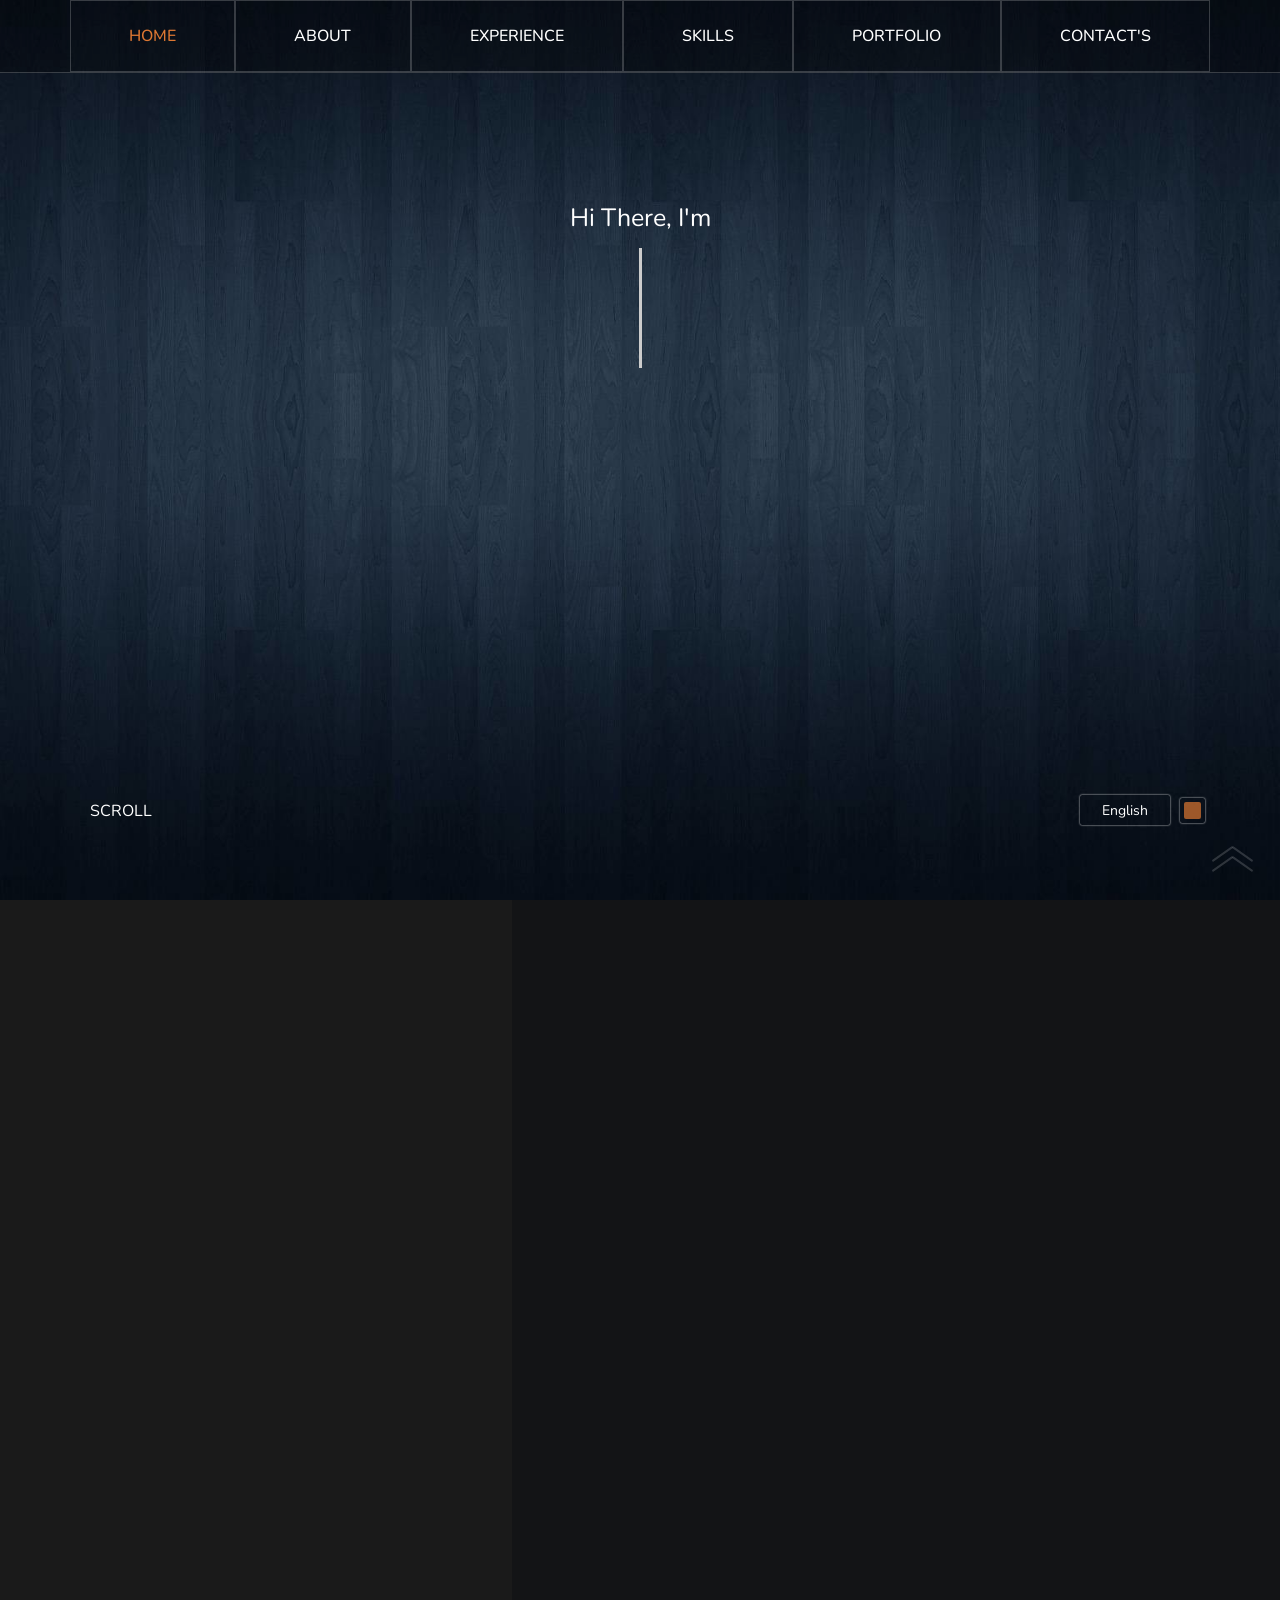
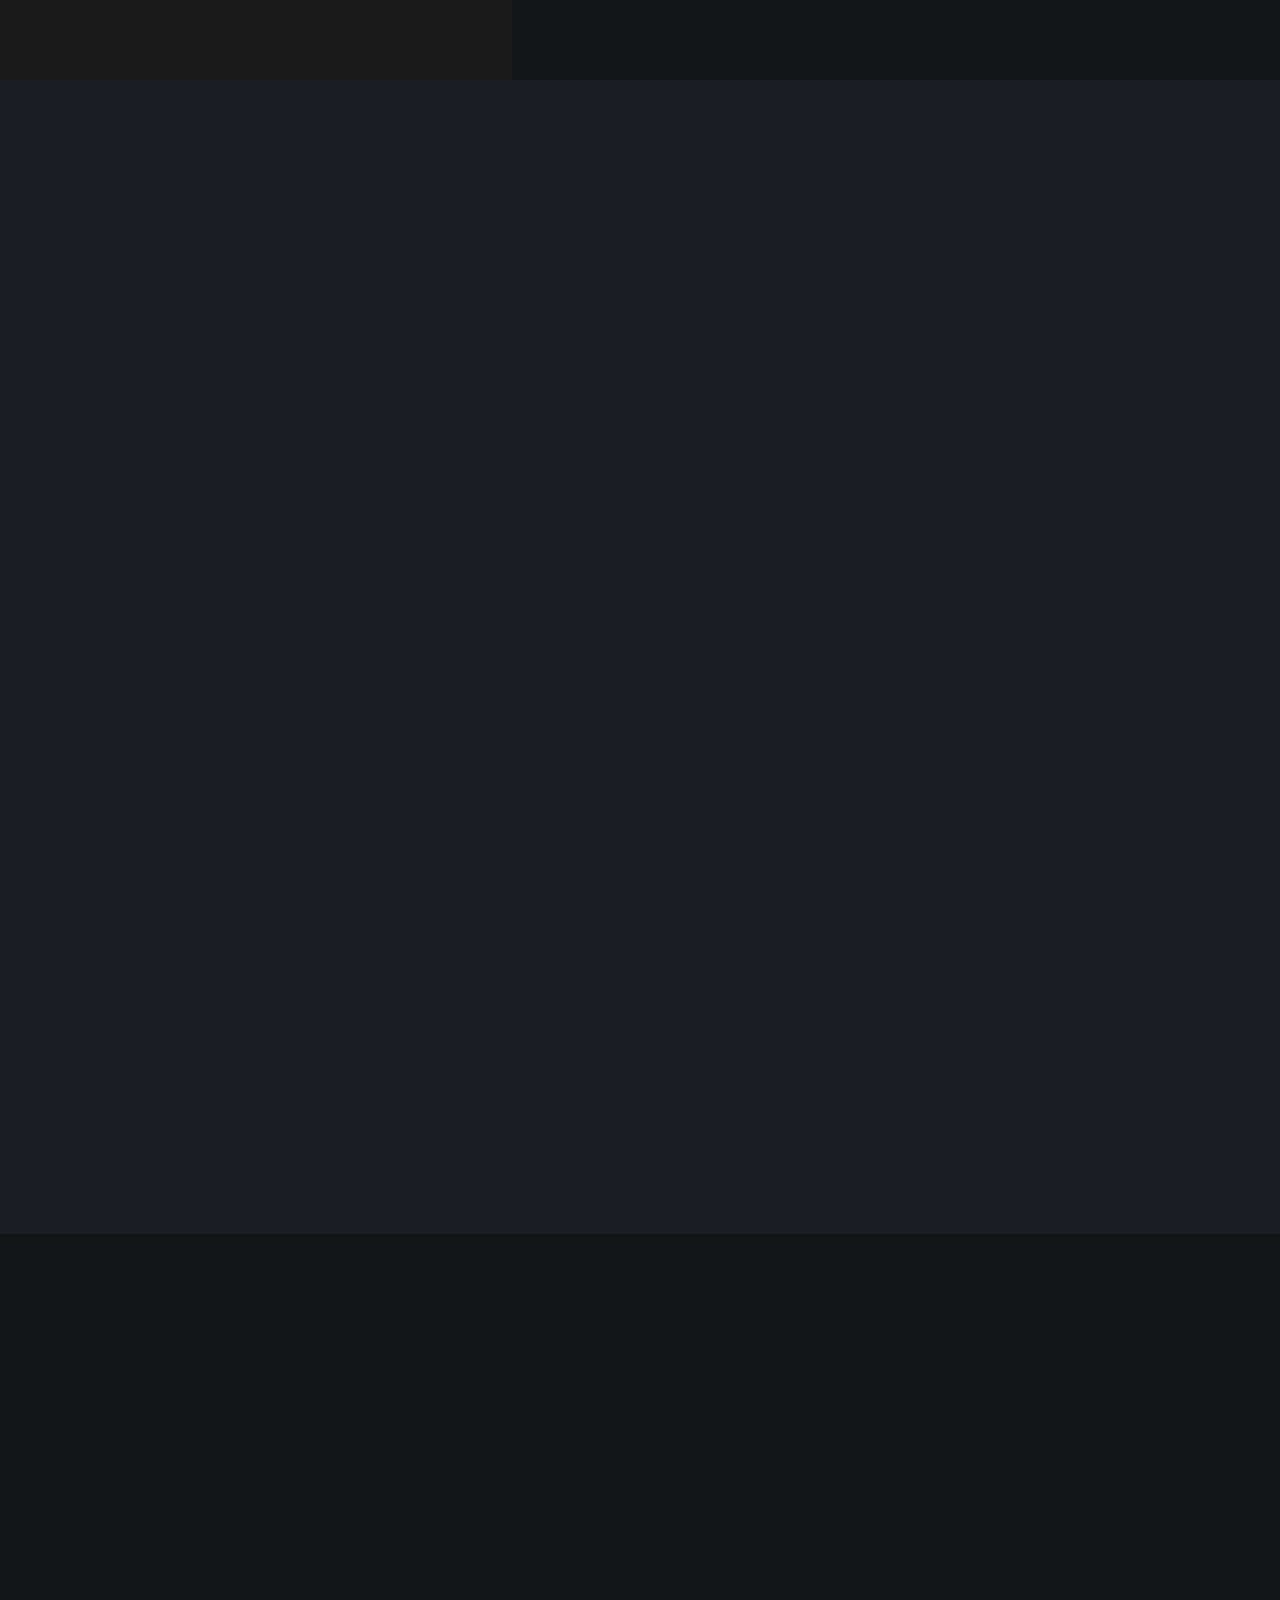
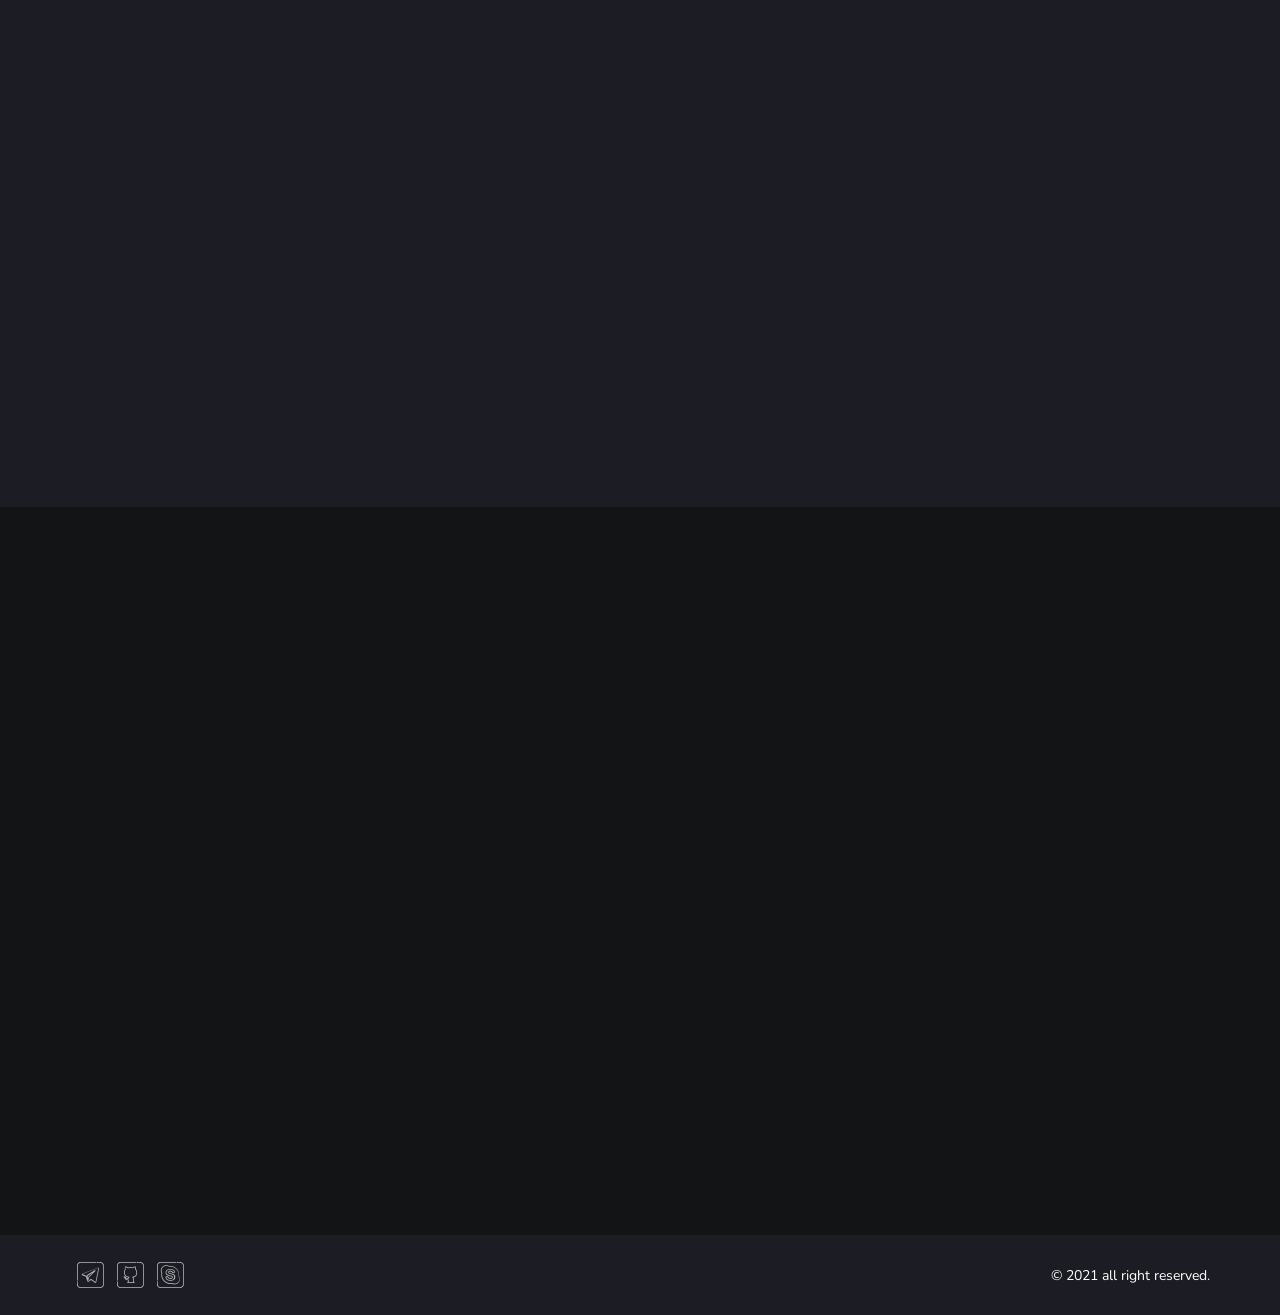
<file: index.html>
<!DOCTYPE html><html lang="en"><head><meta charset="UTF-8"><meta http-equiv="X-UA-Compatible" content="IE=edge"><meta name="viewport" content="width=device-width,initial-scale=1"><title>Portfolio</title><meta name="title" content="My Portfolio"><meta name="description" content="Here you can take a look at my works, and find more about me!"><!-- Primary Meta Tags --><title>My Portfolio</title><meta name="title" content="My Portfolio"><meta name="description" content="Here, you will see some of my projects, and get to know about me more!"><!-- Open Graph / Facebook --><meta property="og:type" content="website"><meta property="og:url" content="https://metatags.io/"><meta property="og:title" content="My Portfolio"><meta property="og:description" content="Here, you will see some of my projects, and get to know about me more!"><meta property="og:image" content="https://eywind.github.io/img/forOG.jpg"><!-- Twitter --><meta property="twitter:card" content="summary_large_image"><meta property="twitter:url" content="https://metatags.io/"><meta property="twitter:title" content="My Portfolio"><meta property="twitter:description" content="Here, you will see some of my projects, and get to know about me more!"><meta property="og:image" content="https://eywind.github.io/img/forOG.jpg"><!-- Favicon  --><link rel="apple-touch-icon" sizes="57x57" href="icons/favicon//apple-icon-57x57.png"><link rel="apple-touch-icon" sizes="60x60" href="icons/favicon//apple-icon-60x60.png"><link rel="apple-touch-icon" sizes="72x72" href="icons/favicon//apple-icon-72x72.png"><link rel="apple-touch-icon" sizes="76x76" href="icons/favicon//apple-icon-76x76.png"><link rel="apple-touch-icon" sizes="114x114" href="icons/favicon//apple-icon-114x114.png"><link rel="apple-touch-icon" sizes="120x120" href="icons/favicon//apple-icon-120x120.png"><link rel="apple-touch-icon" sizes="144x144" href="icons/favicon//apple-icon-144x144.png"><link rel="apple-touch-icon" sizes="152x152" href="icons/favicon//apple-icon-152x152.png"><link rel="apple-touch-icon" sizes="180x180" href="icons/favicon//apple-icon-180x180.png"><link rel="icon" type="image/png" sizes="192x192" href="icons/favicon//android-icon-192x192.png"><link rel="icon" type="image/png" sizes="32x32" href="icons/favicon//favicon-32x32.png"><link rel="icon" type="image/png" sizes="96x96" href="icons/favicon//favicon-96x96.png"><link rel="icon" type="image/png" sizes="16x16" href="icons/favicon//favicon-16x16.png"><link rel="manifest" href="icons/favicon//manifest.json"><meta name="msapplication-TileColor" content="#ffffff"><meta name="msapplication-TileImage" content="icons/favicon//ms-icon-144x144.png"><meta name="theme-color" content="#ffffff"><link rel="stylesheet" href="css/style.min.css"></head><body><div class="menu"><div class="container"><div class="hamburger"><span></span> <span></span> <span></span></div><nav class="menu__block" id="navigation"><div class="menu__title lng-menu">Menu</div><div class="menu__divider divider"></div><ul class="menu__list"><li class="menu__link"><a href="#section_1" class="lng-home">home</a></li><li class="menu__link"><a href="#section_2" class="lng-about">About</a></li><li class="menu__link"><a href="#section_3" class="lng-experience">Experience</a></li><li class="menu__link"><a href="#section_4" class="lng-skills">Skills</a></li><li class="menu__link"><a href="#section_5" class="lng-portfolio">Portfolio</a></li><li class="menu__link"><a href="#section_6" class="lng-contacts">Contact's</a></li></ul></nav></div></div><header class="promo" id="section_1"><div class="container"><div class="promo__subtitle lng-promo-subtitle">Hi There, i'm</div><h1 class="promo__title"><span class="typed-text"></span><span class="cursor">&nbsp;</span></h1><a href="#section_2" class="promo__scroll-down lng-promo-scrolldown">Scroll</a><div class="dropdown"><div class="select"><span>English</span></div><ul class="dropdown-menu"><li id="en">English</li><li id="ru">Русский</li></ul></div><div class="color-inpt"><input type="hidden" value="#dd7732" id="color"></div></div></header><section class="about" id="section_2"><div class="about__bg"><div class="about__bg_left"></div><div class="about__bg_right"></div></div><div class="container"><div class="about__wrapper"><div class="about__photo" data-aos="fade-right" data-aos-delay="300"><img src="img/main_img.jpg" alt="MyPhoto"></div><div class="about__descr"><h2 class="title title_fz16 about__title lng-about__title" data-aos="fade-right">About me</h2><div class="title about__subtitle lng-about__subtitle" data-aos="fade-right">Serj Shovkun</div><div class="divider" data-aos="fade-right"></div><p class="about__text text text_fz16 lng-about__text" data-aos="fade-right">I graduated with a Bachelor degree from Academy of Internal Troops. Besides this, i studied and still studying Web Development technologies and love to code using JS, CSS3, HTML5. I am constantly learning and am always keen to further my knowledge. I am a realistic optimist in every aspect of life.</p></div><div class="about__info" data-aos="fade-right"><div class="about__info-col info_big" data-aos="fade-right" data-aos-delay="300"><div class="about__item text text_fz16"><div class="lng-about__birthday">Birthday</div><p>06 08 <span class="birth-year">1990</span></p></div><div class="about__item text text_fz16"><div class="lng-about__age">Age</div><p><span class="my-age"></span></p></div><div class="about__item text text_fz16"><div class="lng-about__residence">Residence</div><p class="lng-about__residence_p">Ukraine</p></div></div><div class="about__info-col" data-aos="fade-right" data-aos-delay="400"><div class="about__item text text_fz16"><div class="lng-about__email">E-mail</div><p>mr.EyWnd@gmail.com</p></div><div class="about__item text text_fz16"><div class="lng-about__phone">Phone</div><p><a href="tel:+380930866346">+38 093 086 6346</a></p></div><div class="about__item text text_fz16"><div class="lng-about__skype">Skype</div><p>EyW1nd</p></div></div><div class="about__btn"><a href="#" class="btn btn1 lng-about__button">Download CV</a></div></div></div></div></section><section class="resume" id="section_3"><div class="container"><h2 class="title title_fz16 resume__title lng-resume__title" data-aos="fade-right">Experience</h2><div class="title resume__subtitle lng-resume__subtitle" data-aos="fade-right" data-aos-delay="300">How I will be useful</div><div class="divider" data-aos="fade-right" data-aos-delay="400"></div><div class="resume__column" data-aos="fade-right"><h3 class="title title_fz20 resume__column-title lng-resume__Education">Education</h3><div class="resume__item" data-aos="fade-right" data-aos-delay="300"><div class="resume__item-head"><div class="resume__item-icon"><img src="icons/experience/university.svg" alt="university"></div><h4 class="title title_fz14 lng-resume__uni">Academy of Internal troops</h4><div class="resume__item-location text text_fz18 lng-resume__uni_location">Kharkiv (2008-2013)</div></div><p class="resume__item-body text text_fz16 lng-resume__uni_descr">Graduated with Bachelor Degree from the Academy of Internal Troops of the Ministry of Internal Affairs of Ukraine. Specialty: Philology and translation. Faculty of Linguistics.</p></div><div class="resume__item" data-aos="fade-right" data-aos-delay="400"><div class="resume__item-head"><div class="resume__item-icon"><img src="icons/experience/courses-1.svg" alt="course"></div><h4 class="title title_fz14">JavaScript v.2.0</h4><div class="resume__item-location text text_fz18 lng-resume__online_crs">online-course - 2021</div></div><p class="resume__item-body text text_fz16 lng-resume__js2_0_descr">Course for beginners, starting from basics of JavaScript, with around 30 video lectures, and about 450 tasks with three mini projects.</p></div><div class="resume__item" data-aos="fade-right" data-aos-delay="300"><div class="resume__item-head"><div class="resume__item-icon"><img src="icons/experience/courses-2.svg" alt="course"></div><h4 class="title title_fz14 lng-resume__web-dev2021">Web-developer 2021</h4><div class="resume__item-location text text_fz18 lng-resume__online_crs">online-course - 2021</div></div><p class="resume__item-body text text_fz16 lng-resume__web-dev2021_descr">Сourse on Udemy focused on HTML5 and CSS3, and creating adaptive websites, with 96 lectures, 33.5 total video hours, and 6 projects.</p></div><div class="resume__item" data-aos="fade-right" data-aos-delay="400"><div class="resume__item-head"><div class="resume__item-icon"><img src="icons/experience/courses-3.svg" alt="course"></div><h4 class="title title_fz14 lng-resume__JS-React">JS+React - from zero to result</h4><div class="resume__item-location text text_fz18 lng-resume__online_crs">online-course - 2021</div></div><p class="resume__item-body text text_fz16 lng-resume__JS-React__descr">First part of the course focused on JavaScript. Second part on React.js and some other technologies(including Redux). 185 Lectures, 57.5 total viedo hours.</p></div></div><div class="resume__column" data-aos="fade-right"><h3 class="title title_fz20 resume__column-title lng-resume__Work-exp">Work Experience</h3><div class="resume__item" data-aos="fade-right" data-aos-delay="300"><div class="resume__item-head"><div class="resume__item-icon"><img src="icons/experience/qa.svg" alt="QA"></div><h4 class="title title_fz14 lng-resume__qa">QA engineer</h4><div class="resume__item-location text text_fz18 lng-resume__qa_time">Remote (2018-2019)</div></div><p class="resume__item-body text text_fz16 lng-resume__qa_descr">Manual testing of web and mobile applications. Creating test cases and checklists. Searching and reporting bugs.</p></div><div class="resume__item" data-aos="fade-right" data-aos-delay="400"><div class="resume__item-head"><div class="resume__item-icon"><img src="icons/experience/game-dev.svg" alt="game-dev"></div><h4 class="title title_fz14 lng-resume__gamedev">Game-dev</h4><div class="resume__item-location text text_fz18 lng-resume__gamedev_time">Remote (2019-2020)</div></div><p class="resume__item-body text text_fz16 lng-resume__gamedev_descr">Few enthusiasts including me, was trying to create our own game on Unity platform. in this project i got some experience in 3d modelling, tiny bit of c#, and writing a small pile of game scenarious. Long story short - game was unable to see the daylight.</p></div></div></div></section><section class="skills" id="section_4"><div class="container"><h2 class="title title_fz16 skills__title lng-skills__title" data-aos="fade-right">Skills</h2><div class="title lng-skills__subtitle" data-aos="fade-right" data-aos-delay="300">What i use in my Projects</div><div class="divider" data-aos="fade-right" data-aos-delay="300"></div><div class="skills__wrapper"><div class="skills__item" data-aos="fade-right" data-aos-delay="200"><div class="skills__item-logo"><span class="icon-html5"></span></div><h4 class="title title_fz14 skills__item-name">HTML5</h4><p class="skills__item-descr text text_fz14 lng-skills__html5_descr">Website and application skeleton is created with it. Also helps create more SEO optimized structure.</p></div><div class="skills__item" data-aos="fade-right" data-aos-delay="250"><div class="skills__item-logo"><span class="icon-css3"></span></div><h4 class="title title_fz14 skills__item-name">CSS3</h4><p class="skills__item-descr text text_fz14 lng-skills__css3_descr">Allows you to create any appearance of the website or app. Everything is limited only by your imagination!</p></div><div class="skills__item" data-aos="fade-right" data-aos-delay="300"><div class="skills__item-logo"><span class="icon-js"></span></div><h4 class="title title_fz14 skills__item-name">Java Script</h4><p class="skills__item-descr text text_fz14 lng-skills__js_descr">The Logic(brain) of the website. Sliders, windows, tabs, getting data from the server and much more depends on it.</p></div><div class="skills__item" data-aos="fade-right" data-aos-delay="350"><div class="skills__item-logo"><span class="icon-jquery"></span></div><h4 class="title title_fz14 skills__item-name">Jquery</h4><p class="skills__item-descr text text_fz14 lng-skills__jquery_descr">The Jquery library helps to speed up development process.</p></div><div class="skills__item" data-aos="fade-right" data-aos-delay="400"><div class="skills__item-logo"><span class="icon-react"></span></div><h4 class="title title_fz14 skills__item-name">React</h4><p class="skills__item-descr text text_fz14 lng-skills__react_descr">With React library, we can create the most interactive product for any purpose.</p></div><div class="skills__item" data-aos="fade-right" data-aos-delay="450"><div class="skills__item-logo"><span class="icon-nodejs"></span></div><h4 class="title title_fz14 skills__item-name">Node.js</h4><p class="skills__item-descr text text_fz14 lng-skills__nodejs_descr">Platform that allows you to create backend - things that will perform actions user don't see.'</p></div><div class="skills__item" data-aos="fade-right" data-aos-delay="500"><div class="skills__item-logo"><span class="icon-Mongodb"></span></div><h4 class="title title_fz14 skills__item-name">Mongo.db</h4><p class="skills__item-descr text text_fz14 lng-skills__mongodb_descr">MongoDB is an open source NoSQL database management program. MongoDB is a tool that store website or app data.</p></div></div><div class="skills__ratings"><div class="skills__ratings-item" data-aos="fade-right" data-aos-delay="200"><div class="skills__ratings-title title title_fz14 lng-skills__ratings_1">HTML5</div><div class="skills__ratings-counter" data-val="95">0%</div><div class="skills__ratings-progress"><span></span></div></div><div class="skills__ratings-item" data-aos="fade-right" data-aos-delay="250"><div class="skills__ratings-title title title_fz14 lng-skills__ratings_2">CSS3</div><div class="skills__ratings-counter" data-val="85">0%</div><div class="skills__ratings-progress"><span></span></div></div><div class="skills__ratings-item" data-aos="fade-right" data-aos-delay="350"><div class="skills__ratings-title title title_fz14 lng-skills__ratings_3">JavaScript</div><div class="skills__ratings-counter" data-val="90">0%</div><div class="skills__ratings-progress"><span></span></div></div><div class="skills__ratings-item" data-aos="fade-right" data-aos-delay="400"><div class="skills__ratings-title title title_fz14 lng-skills__ratings_4">JQuery</div><div class="skills__ratings-counter" data-val="75">0%</div><div class="skills__ratings-progress"><span></span></div></div><div class="skills__ratings-item" data-aos="fade-right" data-aos-delay="450"><div class="skills__ratings-title title title_fz14 lng-skills__ratings_5">React</div><div class="skills__ratings-counter" data-val="90">0%</div><div class="skills__ratings-progress"><span></span></div></div><div class="skills__ratings-item" data-aos="fade-right" data-aos-delay="500"><div class="skills__ratings-title title title_fz14 lng-skills__ratings_6">UI/UX</div><div class="skills__ratings-counter" data-val="80">0%</div><div class="skills__ratings-progress"><span></span></div></div></div></div></section><section class="portfolio" id="section_5"><div class="container"><h2 class="title title_fz16 portfolio__title lng-portfolio__title" data-aos="fade-right">Portfolio</h2><div class="title lng-portfolio__subtitle" data-aos="fade-right" data-aos-delay="300">My Projects</div><div class="divider" data-aos="fade-right" data-aos-delay="300"></div><div class="portfolio__wrapper" data-aos="fade-right"><div class="portfolio__item portfolio__item-1" data-aos="fade-right" data-aos-delay="200"><a href="/projects/pulse/" class="portfolio__img"><img src="img/works/pulse.jpg" alt="pulse"></a></div><div class="portfolio__item portfolio__item-2" data-aos="fade-right" data-aos-delay="250"><a href="/projects/uber/" class="portfolio__img"><img src="img/works/uber.jpg" alt="uber"></a></div><div class="portfolio__item portfolio__item-3" data-aos="fade-right" data-aos-delay="300"><a href="/projects/portfolio_template/" class="portfolio__img"><img src="img/works/portfolio.jpg" alt="portfolio"></a></div><div class="portfolio__item portfolio__item-4" data-aos="fade-right" data-aos-delay="350"><a href="/projects/fmc/" class="portfolio__img"><img src="img/works/fmc.jpg" alt="fmc"></a></div><div class="portfolio__item portfolio__item-5" data-aos="fade-right" data-aos-delay="400"><a href="/projects/glopt/" class="portfolio__img"><img src="img/works/glopt.jpg" alt="glopt"></a></div></div></div></section><section class="contacts" id="section_6"><div class="container"><h2 class="title title_fz16 contacts__title lng-contacts__title" data-aos="fade-right">Contacts</h2><div class="title lng-contacts__subtitle" data-aos="fade-right" data-aos-delay="300">Contact Me</div><div class="divider" data-aos="fade-right" data-aos-delay="300"></div><form action="#" class="contacts__form" data-aos="fade-right" data-aos-delay="300"><div class="contacts__input text text_fz16" data-aos="fade-right" data-aos-delay="300"><input name="name" id="name" type="text" placeholder="Name"> <label for="name" class="form-icon"><span class="icon-user"></span></label></div><div class="contacts__input text text_fz16" data-aos="fade-right" data-aos-delay="300"><input name="email" id="email" type="email" placeholder="E-Mail"> <label for="email" class="form-icon"><span class="icon-email"></span></label></div><div class="contacts__textarea text text_fz16" data-aos="fade-right" data-aos-delay="300"><textarea name="textarea" id="textarea" placeholder="Message . . ."></textarea> <label for="textarea" class="form-icon"><span class="icon-envelope"></span></label></div><div class="contacts__triggers"><button class="btn contacts__btn lng-contacts__btn">Send Message</button></div></form></div></section><footer class="footer"><div class="container"><div class="footer__wrapper"><div class="footer__social"><a href="https://t.me/mrEyWind" class="footer__link"><span class="icon-telegram"></span></a> <a href="https://github.com/EyWind" class="footer__link"><span class="icon-github"></span></a> <a href="https://join.skype.com/invite/LFjulCFAbp22" class="footer__link"><span class="icon-skype"></span></a><!-- <a href="https://www.facebook.com/profile.php?id=100006417101277" class="footer__link"><span class="icon-facebook"></span></a> --></div><div class="footer__rights lng-footer__rights">© 2021 all right reserved.</div></div></div></footer><div class="overlay"><div class="modal" id="thanks"><div class="modal__close">&#10006;</div><h2 class="modal__subtitle lng-modal__subtitle">Message Sent!</h2><div class="modal__descr lng-modal__descr">I will reply<br>as soon as i can!</div></div></div><a href="#section_1" class="page-up"><span></span> <span></span></a><script src="https://ajax.googleapis.com/ajax/libs/jquery/3.5.1/jquery.min.js"></script><script src="js/jquery.validate.min.js"></script><script src="js/aos.js"></script><script src="js/color-picker.min.js"></script><script src="js/langArr.js"></script><script src="js/script.js"></script></body></html>
</file>
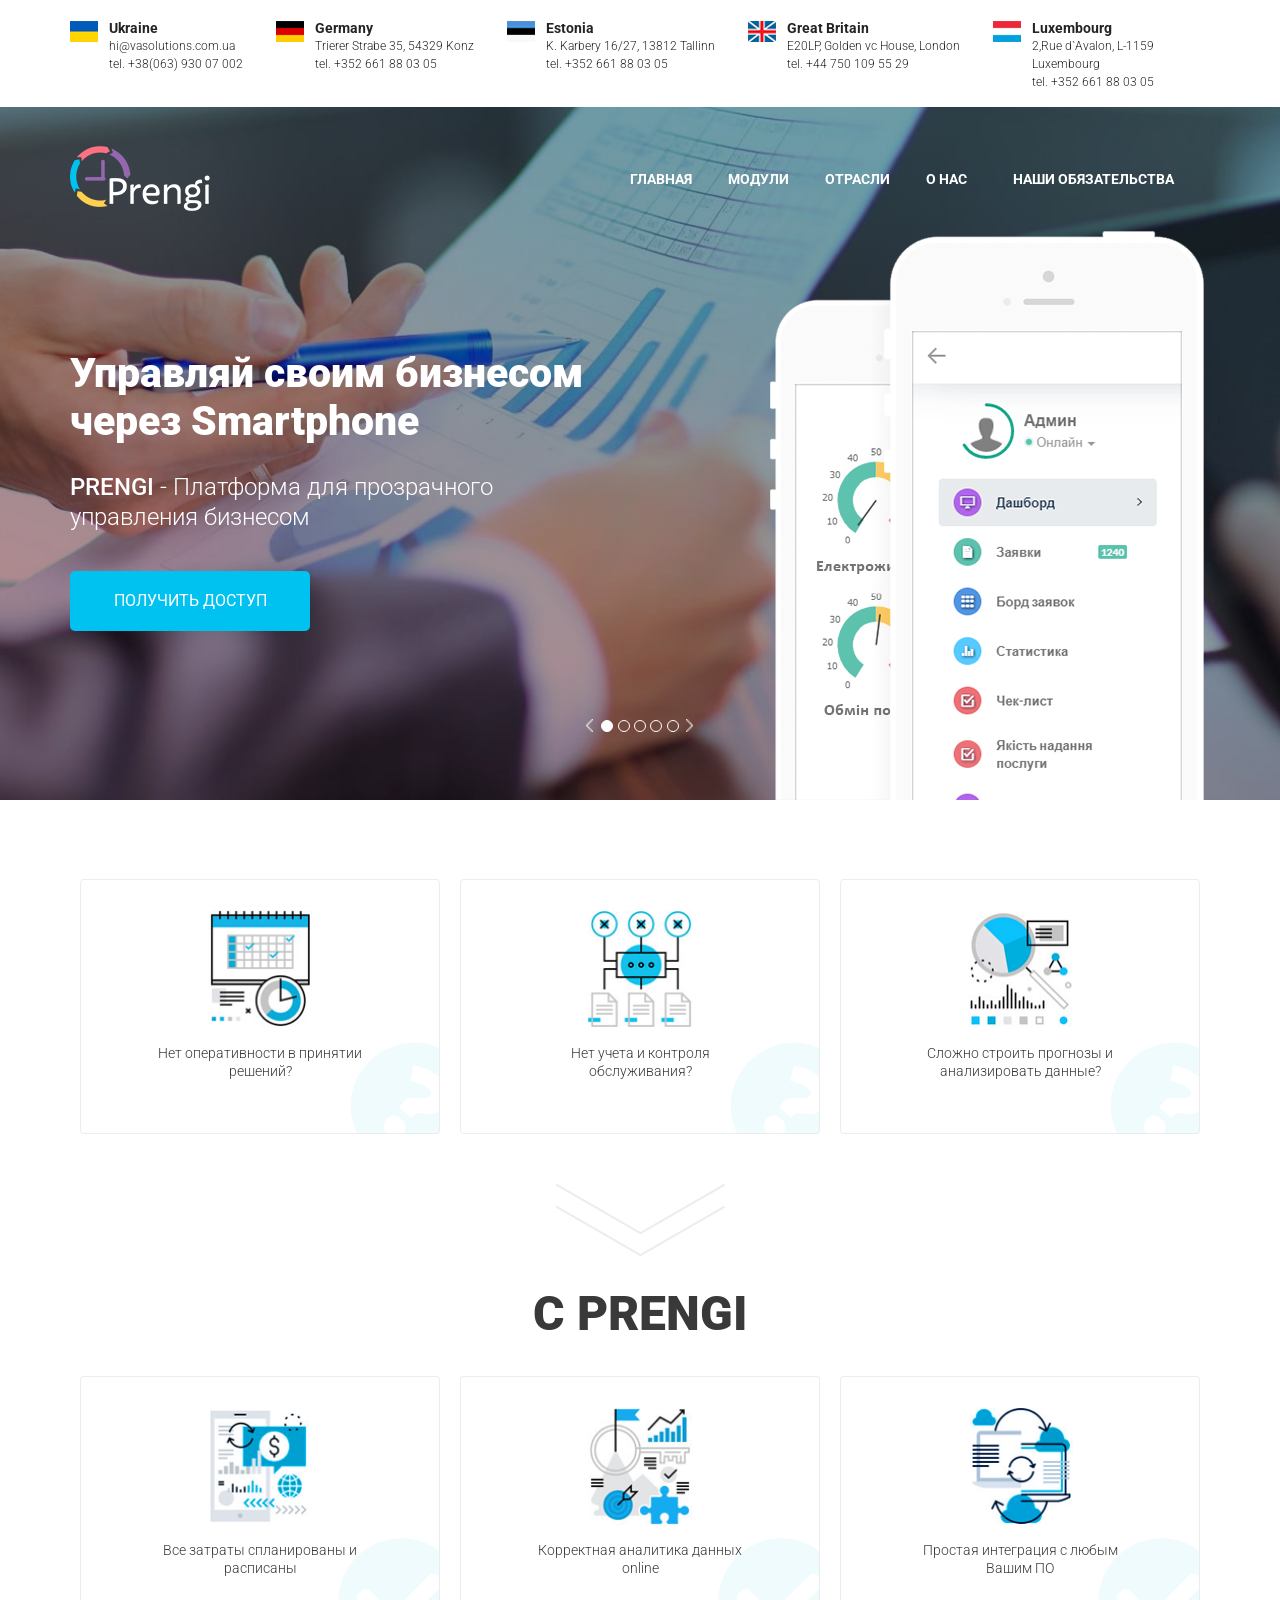
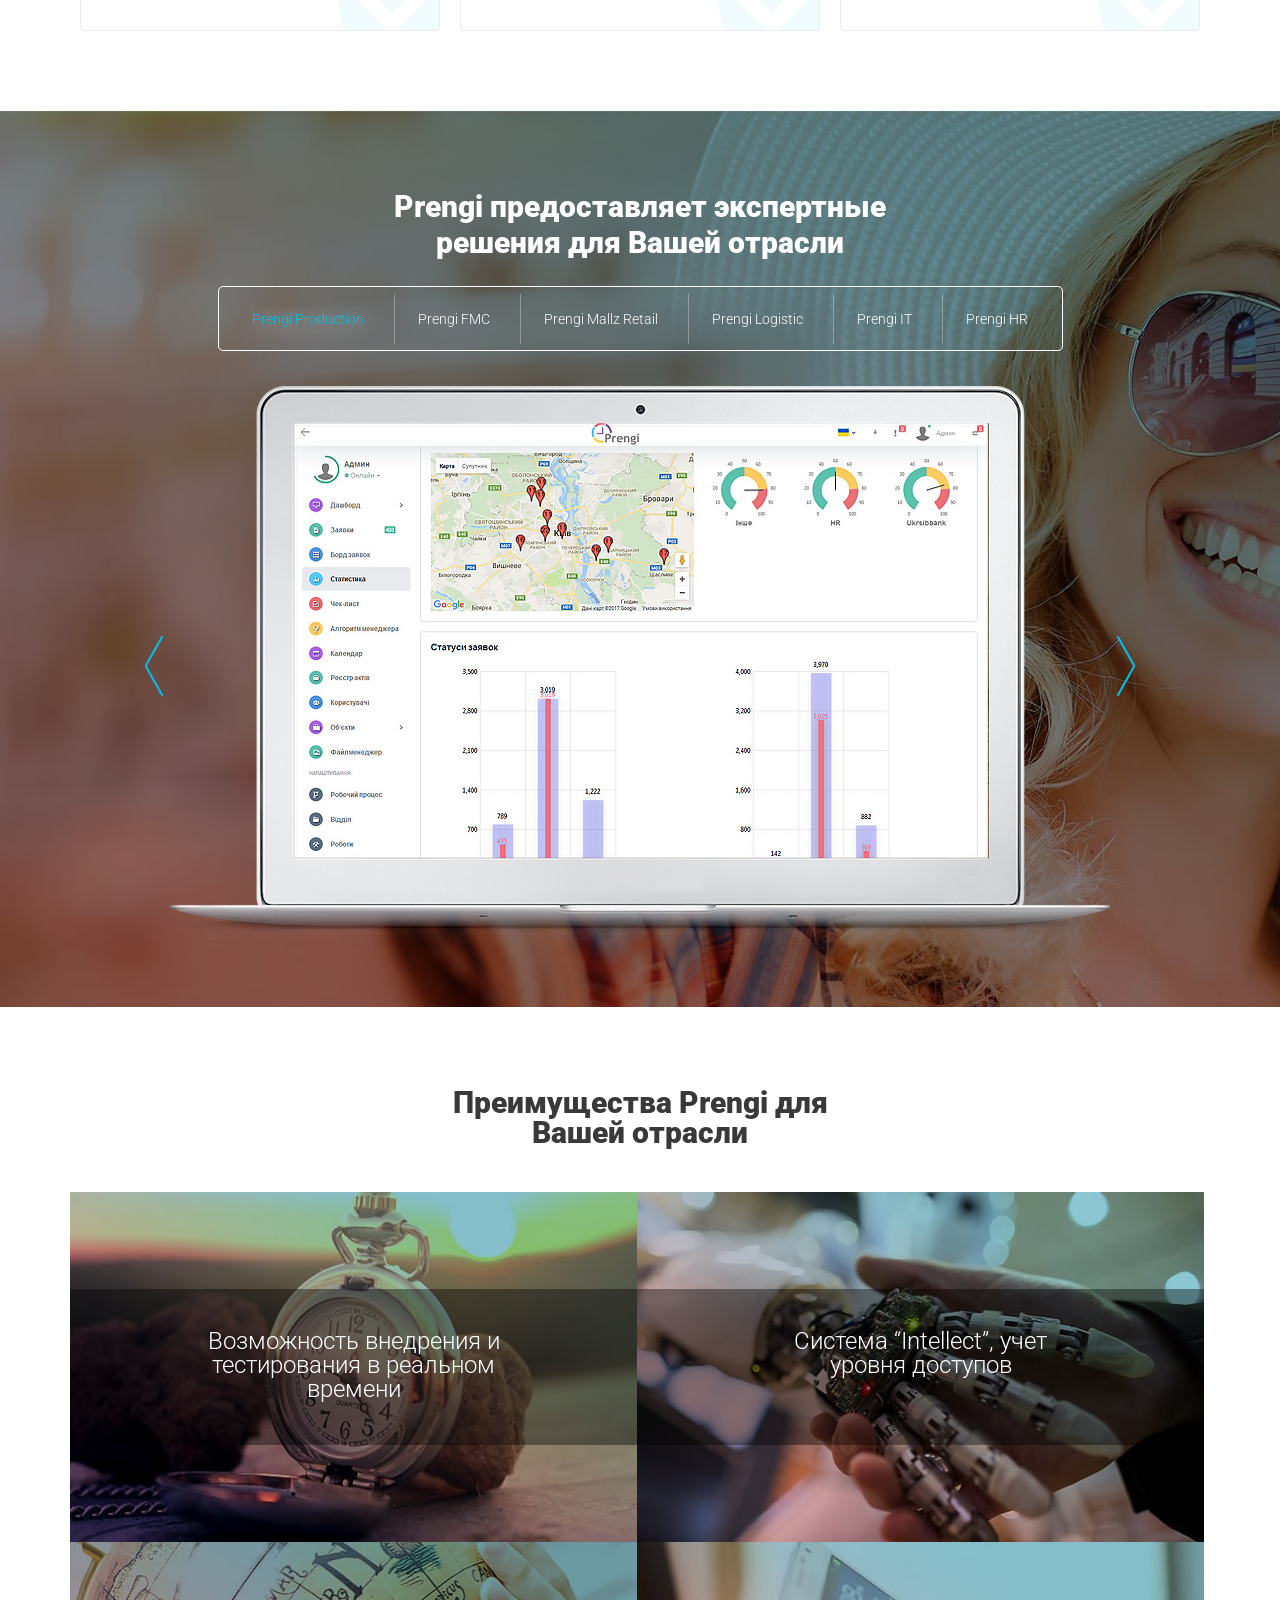
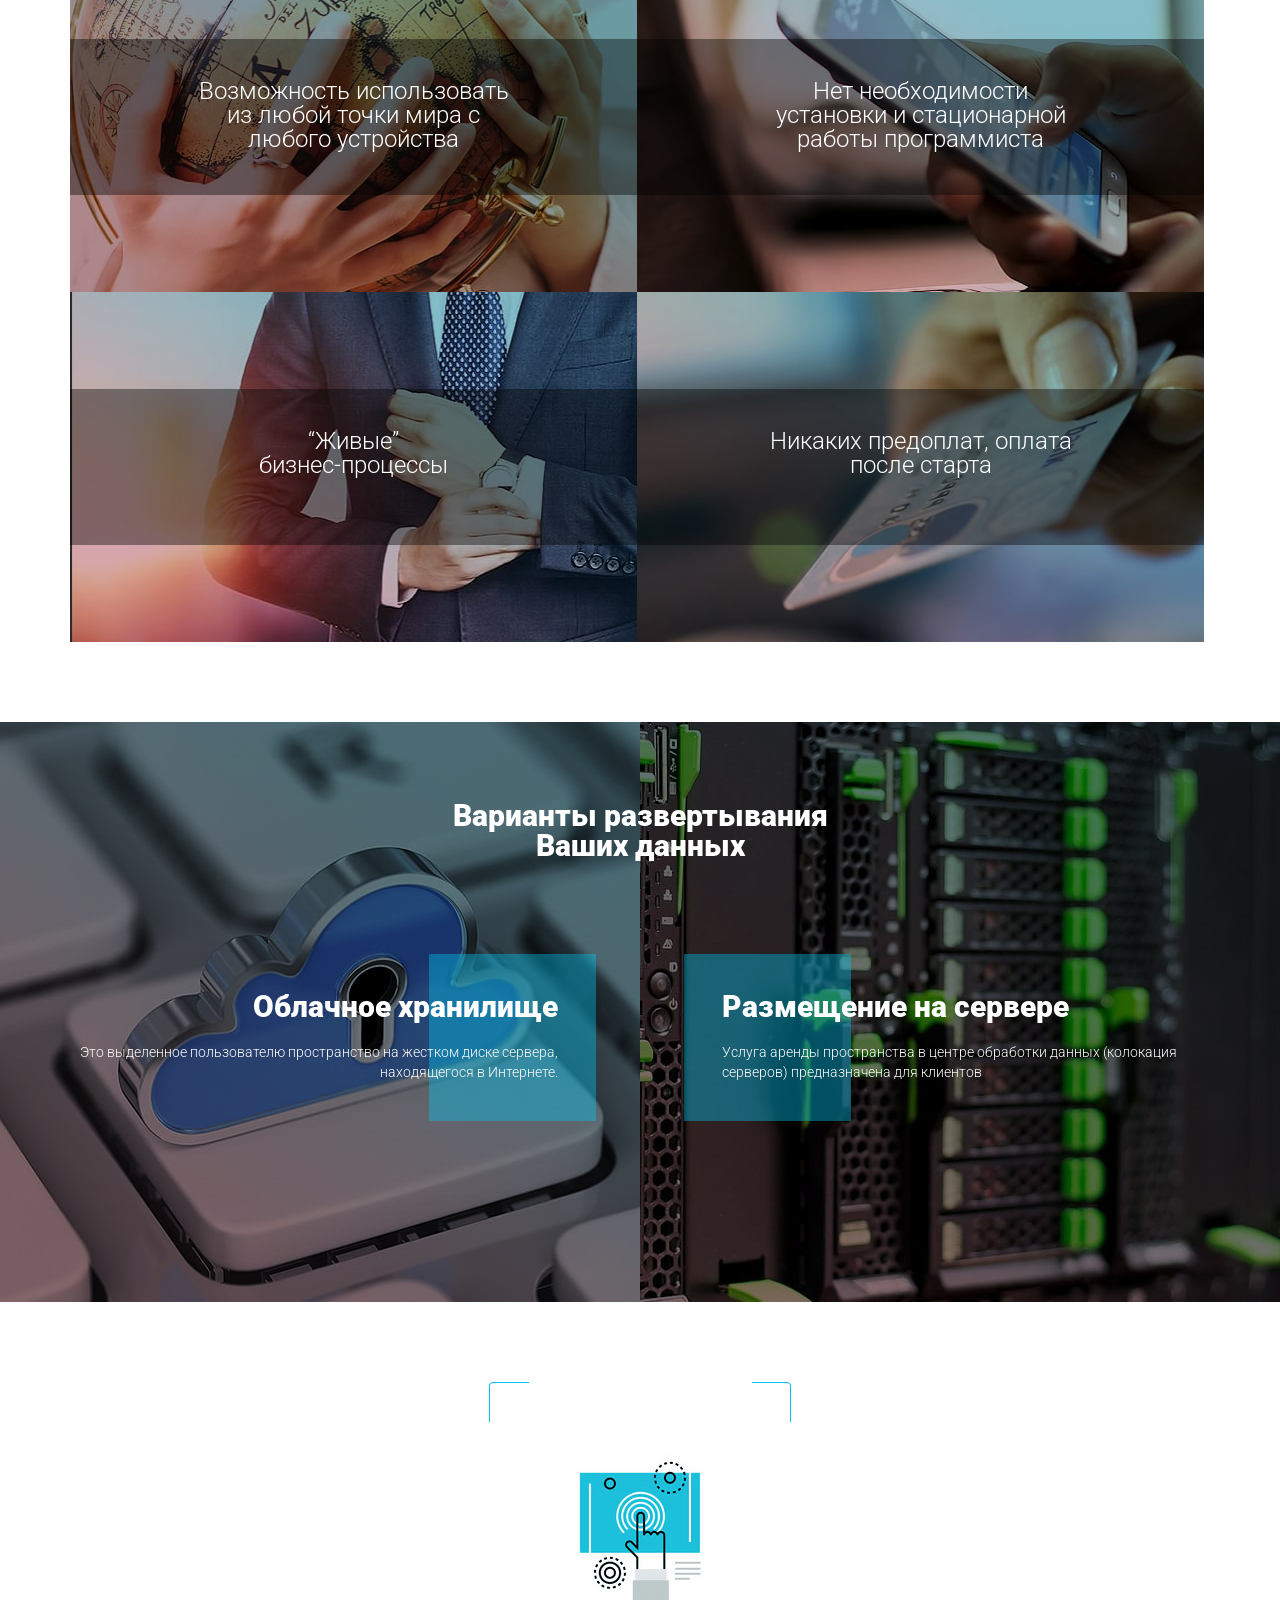
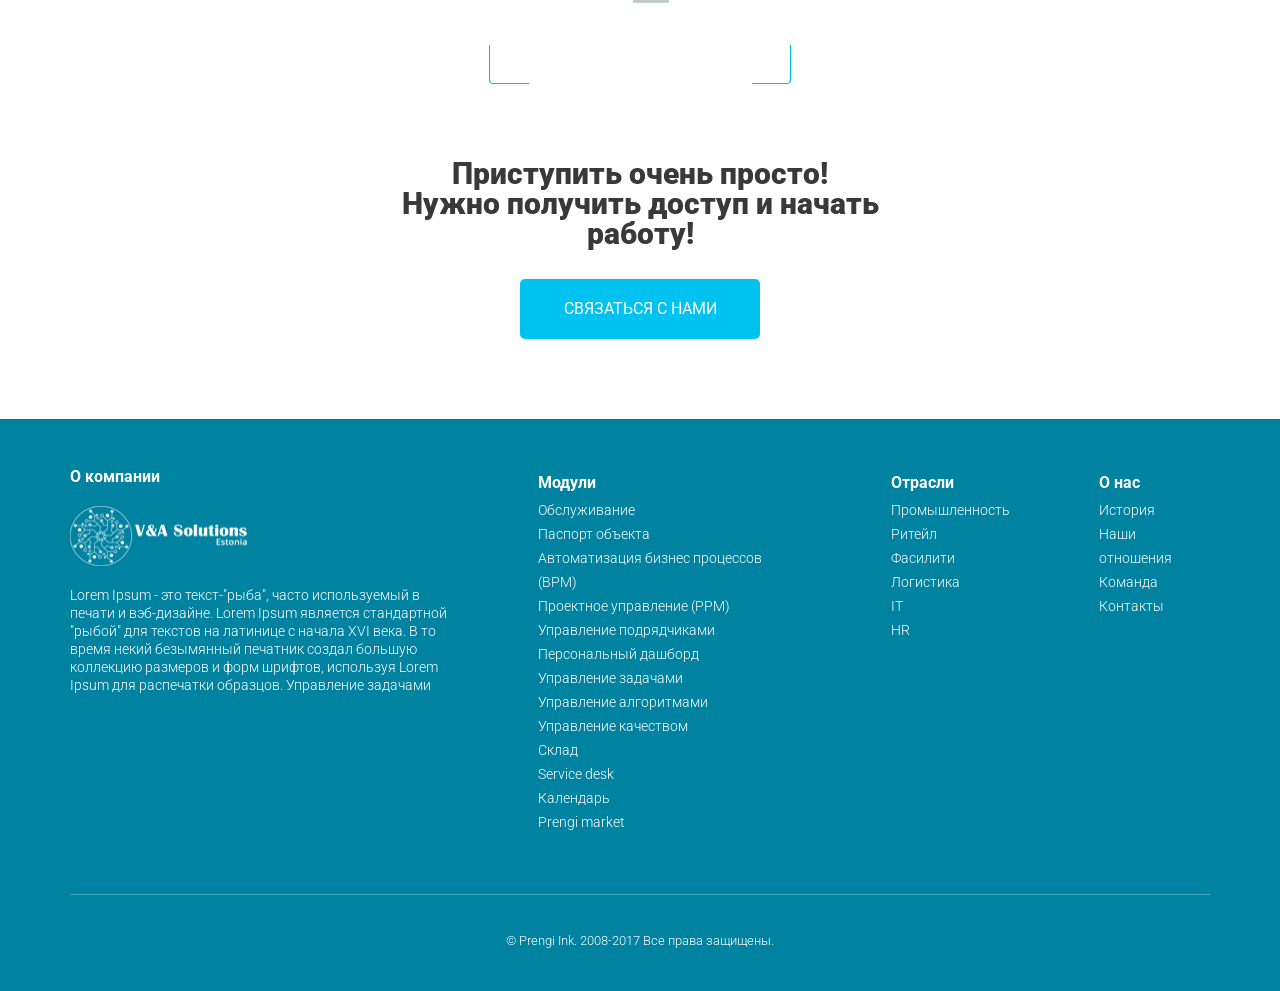
<file: projects/fmc/index.html>
<!DOCTYPE html><html lang="ru"><head><meta charset="UTF-8"><meta http-equiv="X-UA-Compatible" content="IE=edge"><meta name="viewport" content="width=device-width,initial-scale=1"><title>Prengi</title><link rel="shortcut icon" href="icons/favicon.ico" type="image/x-icon"><link rel="icon" href="icons/favicon.ico" type="image/x-icon"><link rel="stylesheet" href="css/style.min.css"></head><body><div class="contacts"><div class="container"><div class="contacts__wrapper"><div class="contacts__item"><div class="contacts__flag"><img src="icons/head/flag_ukraine.png" alt="ukraine"></div><div class="contacts__body"><div class="contacts__body-country text">Ukraine</div><div class="contacts__body-address text text_fz12">hi@vasolutions.com.ua</div><div class="contacts__body-tel text text_fz12">tel. <a href="tel:+3806393007002">+38(063) 930 07 002</a></div></div></div><div class="contacts__item"><div class="contacts__flag"><img src="icons/head/flag_germany.png" alt="germany"></div><div class="contacts__body"><div class="contacts__body-country text">Germany</div><div class="contacts__body-address text text_fz12">Trierer Strabe 35, 54329 Konz</div><div class="contacts__body-tel text text_fz12">tel. <a href="tel:+352661880305">+352 661 88 03 05</a></div></div></div><div class="contacts__item"><div class="contacts__flag"><img src="icons/head/flag_estonia.png" alt="estonia"></div><div class="contacts__body"><div class="contacts__body-country text">Estonia</div><div class="contacts__body-address text text_fz12">K. Karbery 16/27, 13812 Tallinn</div><div class="contacts__body-tel text text_fz12">tel. <a href="tel:+352661880305">+352 661 88 03 05</a></div></div></div><div class="contacts__item"><div class="contacts__flag"><img src="icons/head/flag_britain.png" alt="britain"></div><div class="contacts__body"><div class="contacts__body-country text">Great Britain</div><div class="contacts__body-address text text_fz12">E20LP, Golden vc House, London</div><div class="contacts__body-tel text text_fz12">tel. <a href="tel:+447501095529">+44 750 109 55 29</a></div></div></div><div class="contacts__item"><div class="contacts__flag"><img src="icons/head/flag_luxemburg.png" alt="luxembourg"></div><div class="contacts__body"><div class="contacts__body-country text">Luxembourg</div><div class="contacts__body-address text text_fz12">2,Rue d`Avalon, L-1159 Luxembourg</div><div class="contacts__body-tel text text_fz12">tel. <a href="tel:+352661880305">+352 661 88 03 05</a></div></div></div></div></div></div><div class="promo"><div class="container"><div class="promo__arrow"><span></span> <span></span></div><div class="hamburger"><span></span> <span></span> <span></span></div><div class="promo__wrapper"><nav><a href="#" class="promo__logo"><img src="icons/logo.png" alt="logo"></a><ul class="menu"><li class="menu__list text"><a href="#">главная</a></li><li class="menu__list text"><a href="#">Модули</a></li><li class="menu__list text"><a href="#">Отрасли</a></li><li class="menu__list text"><a href="#">О нас</a></li><li class="menu__list text"><a href="#">Наши обязательства</a></li></ul></nav><div class="promo__block"><h1 class="promo__title title title_fz42">Управляй своим бизнесом через Smartphone</h1><h2 class="promo__subtitle text text_fz24"><span>PRENGI</span> - Платформа для прозрачного управления бизнесом</h2><button class="button">Получить доступ</button></div><div class="promo__carousel"><div class="promo__carousel-item"><img src="icons/first_screen/phone.png" alt="phone"></div><div class="promo__carousel-item"><img src="icons/first_screen/phone.png" alt="phone"></div><div class="promo__carousel-item"><img src="icons/first_screen/phone.png" alt="phone"></div><div class="promo__carousel-item"><img src="icons/first_screen/phone.png" alt="phone"></div><div class="promo__carousel-item"><img src="icons/first_screen/phone.png" alt="phone"></div></div></div></div></div><section class="prengi"><div class="container"><div class="prengi__wrapper"><div class="prengi__item prengi__item-q"><div class="prengi__image"><img src="icons/second_screen/first-item.png" alt="icon"></div><div class="prengi__descr text">Нет оперативности в принятии решений?</div></div><div class="prengi__item prengi__item-q"><div class="prengi__image"><img src="icons/second_screen/second-item.png" alt="icon"></div><div class="prengi__descr text">Нет учета и контроля обслуживания?</div></div><div class="prengi__item prengi__item-q"><div class="prengi__image"><img src="icons/second_screen/third-item.png" alt="icon"></div><div class="prengi__descr text">Сложно строить прогнозы и анализировать данные?</div></div></div><div class="prengi__arrow"><img src="icons/second_screen/prengi_arrow.png" alt="arrow"><h2 class="prengi__title">С PRENGI</h2></div><div class="prengi__wrapper"><div class="prengi__item prengi__item-c"><div class="prengi__image"><img src="icons/second_screen/fourth-item.png" alt="icon"></div><div class="prengi__descr text">Все затраты спланированы и расписаны</div></div><div class="prengi__item prengi__item-c"><div class="prengi__image"><img src="icons/second_screen/fifth-item.png" alt="icon"></div><div class="prengi__descr text">Корректная аналитика данных online</div></div><div class="prengi__item prengi__item-c"><div class="prengi__image"><img src="icons/second_screen/sixth-item.png" alt="icon"></div><div class="prengi__descr text">Простая интеграция с любым Вашим ПО</div></div></div></div></section><section class="solutions"><div class="container"><h2 class="solutions__title title">Prengi предоставляет экспертные решения для Вашей отрасли</h2><div class="catalog"><ul class="catalog__tabs text"><li class="catalog__tab catalog__tab_active"><div>Prengi Production</div></li><li class="catalog__tab"><div>Prengi FMC</div></li><li class="catalog__tab"><div>Prengi Mallz Retail</div></li><li class="catalog__tab"><div>Prengi Logistic</div></li><li class="catalog__tab"><div>Prengi IT</div></li><li class="catalog__tab"><div>Prengi HR</div></li></ul><div class="catalog__content catalog__content_active"><div class="solutions__carousel"><div class="solutions__carousel-img"><img src="icons/third_screen/macbook.png" alt="slide"></div><div class="solutions__carousel-img"><img src="icons/third_screen/macbook.png" alt="slide"></div><div class="solutions__carousel-img"><img src="icons/third_screen/macbook.png" alt="slide"></div></div></div><div class="catalog__content"><div class="solutions__carousel"><div class="solutions__carousel-img"><img src="icons/third_screen/macbook.png" alt="slide"></div><div class="solutions__carousel-img"><img src="icons/third_screen/macbook.png" alt="slide"></div><div class="solutions__carousel-img"><img src="icons/third_screen/macbook.png" alt="slide"></div></div></div><div class="catalog__content"><div class="solutions__carousel"><div class="solutions__carousel-img"><img src="icons/third_screen/macbook.png" alt="slide"></div><div class="solutions__carousel-img"><img src="icons/third_screen/macbook.png" alt="slide"></div><div class="solutions__carousel-img"><img src="icons/third_screen/macbook.png" alt="slide"></div></div></div><div class="catalog__content"><div class="solutions__carousel"><div class="solutions__carousel-img"><img src="icons/third_screen/macbook.png" alt="slide"></div><div class="solutions__carousel-img"><img src="icons/third_screen/macbook.png" alt="slide"></div><div class="solutions__carousel-img"><img src="icons/third_screen/macbook.png" alt="slide"></div></div></div><div class="catalog__content"><div class="solutions__carousel"><div class="solutions__carousel-img"><img src="icons/third_screen/macbook.png" alt="slide"></div><div class="solutions__carousel-img"><img src="icons/third_screen/macbook.png" alt="slide"></div><div class="solutions__carousel-img"><img src="icons/third_screen/macbook.png" alt="slide"></div></div></div><div class="catalog__content"><div class="solutions__carousel"><div class="solutions__carousel-img"><img src="icons/third_screen/macbook.png" alt="slide"></div><div class="solutions__carousel-img"><img src="icons/third_screen/macbook.png" alt="slide"></div><div class="solutions__carousel-img"><img src="icons/third_screen/macbook.png" alt="slide"></div></div></div></div></div></section><section class="benefits"><div class="container"><h2 class="benefits__title title">Преимущества Prengi для Вашей отрасли</h2><div class="benefits__wrapper"><div class="benefits__item"><img src="img/fourth_screen/1.jpg" alt="img"><div class="benefits__subtitle text text_fz24">Возможность внедрения и тестирования в реальном времени</div></div><div class="benefits__item"><img src="img/fourth_screen/2.jpg" alt="img"><div class="benefits__subtitle text text_fz24">Система “Intellect”, учет уровня доступов</div></div><div class="benefits__item"><img src="img/fourth_screen/3.jpg" alt="img"><div class="benefits__subtitle text text_fz24">Возможность использовать из любой точки мира с любого устройства</div></div><div class="benefits__item"><img src="img/fourth_screen/4.jpg" alt="img"><div class="benefits__subtitle text text_fz24">Нет необходимости установки и стационарной работы программиста</div></div><div class="benefits__item"><img src="img/fourth_screen/5.jpg" alt="img"><div class="benefits__subtitle text text_fz24">“Живые”<br>бизнес-процессы</div></div><div class="benefits__item"><img src="img/fourth_screen/6.jpg" alt="img"><div class="benefits__subtitle text text_fz24">Никаких предоплат, оплата после старта</div></div></div></div></section><section class="variants"><h2 class="variants__title title">Варианты развертывания Ваших данных</h2><div class="variants__wrapper"><div class="variants__block variants__block-left"><div class="variants__item variants__item-left"><h3 class="variants__subtitle title">Облачное хранилище</h3><div class="variants__descr text">Это выделенное пользователю пространство на жестком диске сервера, находящегося в Интернете.</div></div></div><div class="variants__block variants__block-right"><div class="variants__item variants__item-right"><h3 class="variants__subtitle title">Размещение нa сервере</h3><div class="variants__descr text">Услуга аренды пространства в центре обработки данных (колокация серверов) предназначена для клиентов</div></div></div></div></section><section class="start"><div class="container"><div class="start__img"><img src="icons/sixth_screen_icon.png" alt="start"></div><h2 class="start__title title">Приступить очень просто!<br>Нужно получить доступ и начать работу!</h2><button class="start__button button">связаться с нами</button></div></section><footer class="footer"><div class="container"><div class="footer__wrapper"><div class="footer__company"><div class="footer__title text text_fz16">О компании</div><a href="#" class="footer__logo"><img src="icons/logo_2.png" alt="logo"></a><p class="footer__descr text">Lorem Ipsum - это текст-"рыба", часто используемый в печати и вэб-дизайне. Lorem Ipsum является стандартной "рыбой" для текстов на латинице с начала XVI века. В то время некий безымянный печатник создал большую коллекцию размеров и форм шрифтов, используя Lorem Ipsum для распечатки образцов. Управление задачами</p></div><div class="footer__block"><div class="footer__subtitle text text_fz16">Модули</div><ul class="footer__links"><li class="footer__link"><a href="#">Обслуживание</a></li><li class="footer__link"><a href="#">Паспорт объекта</a></li><li class="footer__link"><a href="#">Автоматизация бизнес процессов (BPM)</a></li><li class="footer__link"><a href="#">Проектное управление (РРМ)</a></li><li class="footer__link"><a href="#">Управление подрядчиками</a></li><li class="footer__link"><a href="#">Персональный дашборд</a></li><li class="footer__link"><a href="#">Управление задачами</a></li><li class="footer__link"><a href="#">Управление алгоритмами</a></li><li class="footer__link"><a href="#">Управление качеством</a></li><li class="footer__link"><a href="#">Склад</a></li><li class="footer__link"><a href="#">Service desk</a></li><li class="footer__link"><a href="#">Календарь</a></li><li class="footer__link"><a href="#">Prengi market</a></li></ul></div><div class="footer__block"><div class="footer__subtitle text text_fz16">Отрасли</div><ul class="footer__links"><li class="footer__link"><a href="#">Промышленность</a></li><li class="footer__link"><a href="#">Ритейл</a></li><li class="footer__link"><a href="#">Фасилити</a></li><li class="footer__link"><a href="#">Логистика</a></li><li class="footer__link"><a href="#">IT</a></li><li class="footer__link"><a href="#">HR</a></li></ul></div><div class="footer__block"><div class="footer__subtitle text text_fz16">О нас</div><ul class="footer__links"><li class="footer__link"><a href="#">История</a></li><li class="footer__link"><a href="#">Наши отношения</a></li><li class="footer__link"><a href="#">Команда</a></li><li class="footer__link"><a href="#">Контакты</a></li></ul></div></div><hr><div class="footer__rights">© Prengi Ink. 2008-2017 Все права защищены.</div></div></footer><div class="overlay"><div class="modal" id="consultation"><div class="modal__close">&#10006;</div><div class="modal__subtitle">Просто заполните форму заявки</div><div class="modal__descr">и мы перезвоним вам в течении 10 минут</div><form action="" class="feed-form feed-form_modal"><input name="name" type="text" placeholder="Ваше имя"> <input name="phone" type="number" placeholder="Ваш телефон"> <input name="email" type="email" placeholder="Ваш E-mail"> <button class="button button_submit">отправить</button></form></div><div class="modal modal_small" id="thanks"><div class="modal__close">&#10006;</div><div class="modal__subtitle">Спасибо за вашу заявку!</div><div class="modal__descr">Наш менеджер свяжется с вами<br>в ближайшее время!</div></div></div><script src="https://ajax.googleapis.com/ajax/libs/jquery/3.5.1/jquery.min.js"></script><script src="js/jquery.validate.min.js"></script><script src="js/slick.min.js"></script><script src="js/script.js"></script></body></html>
</file>
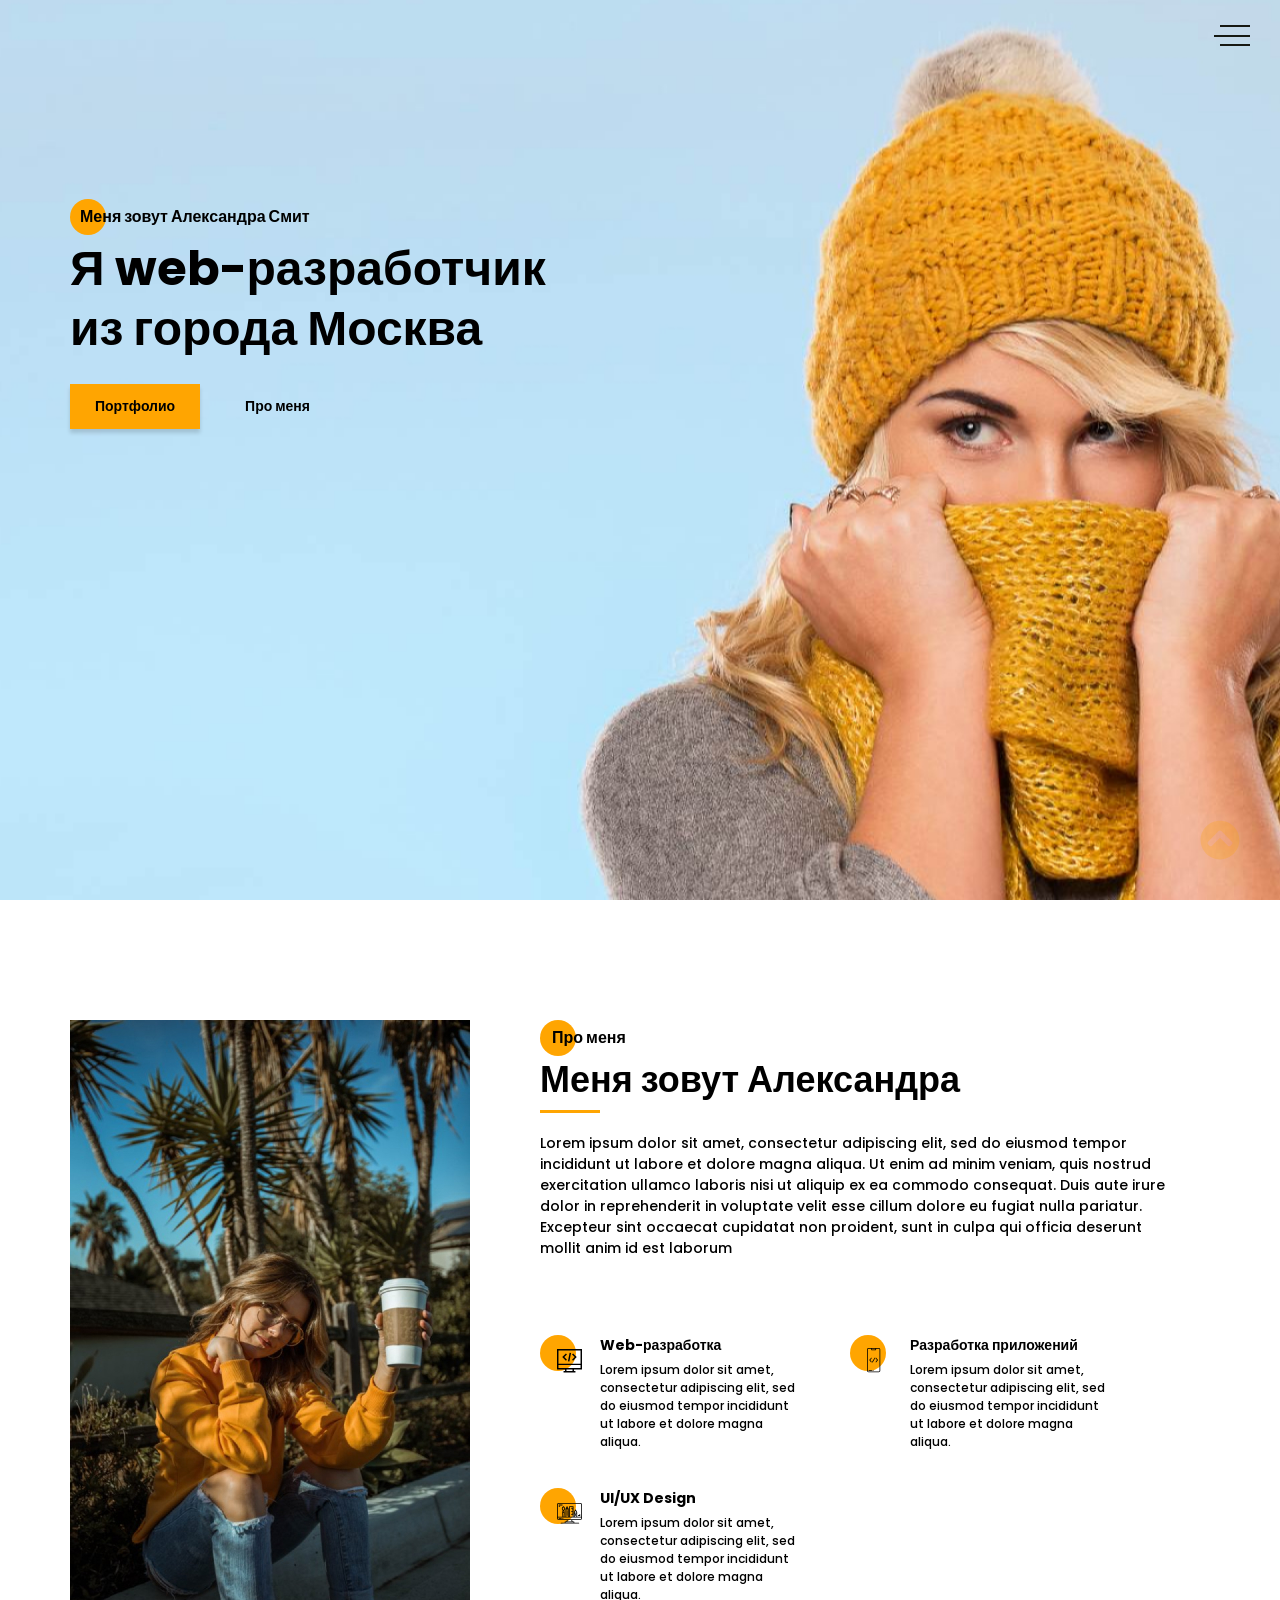
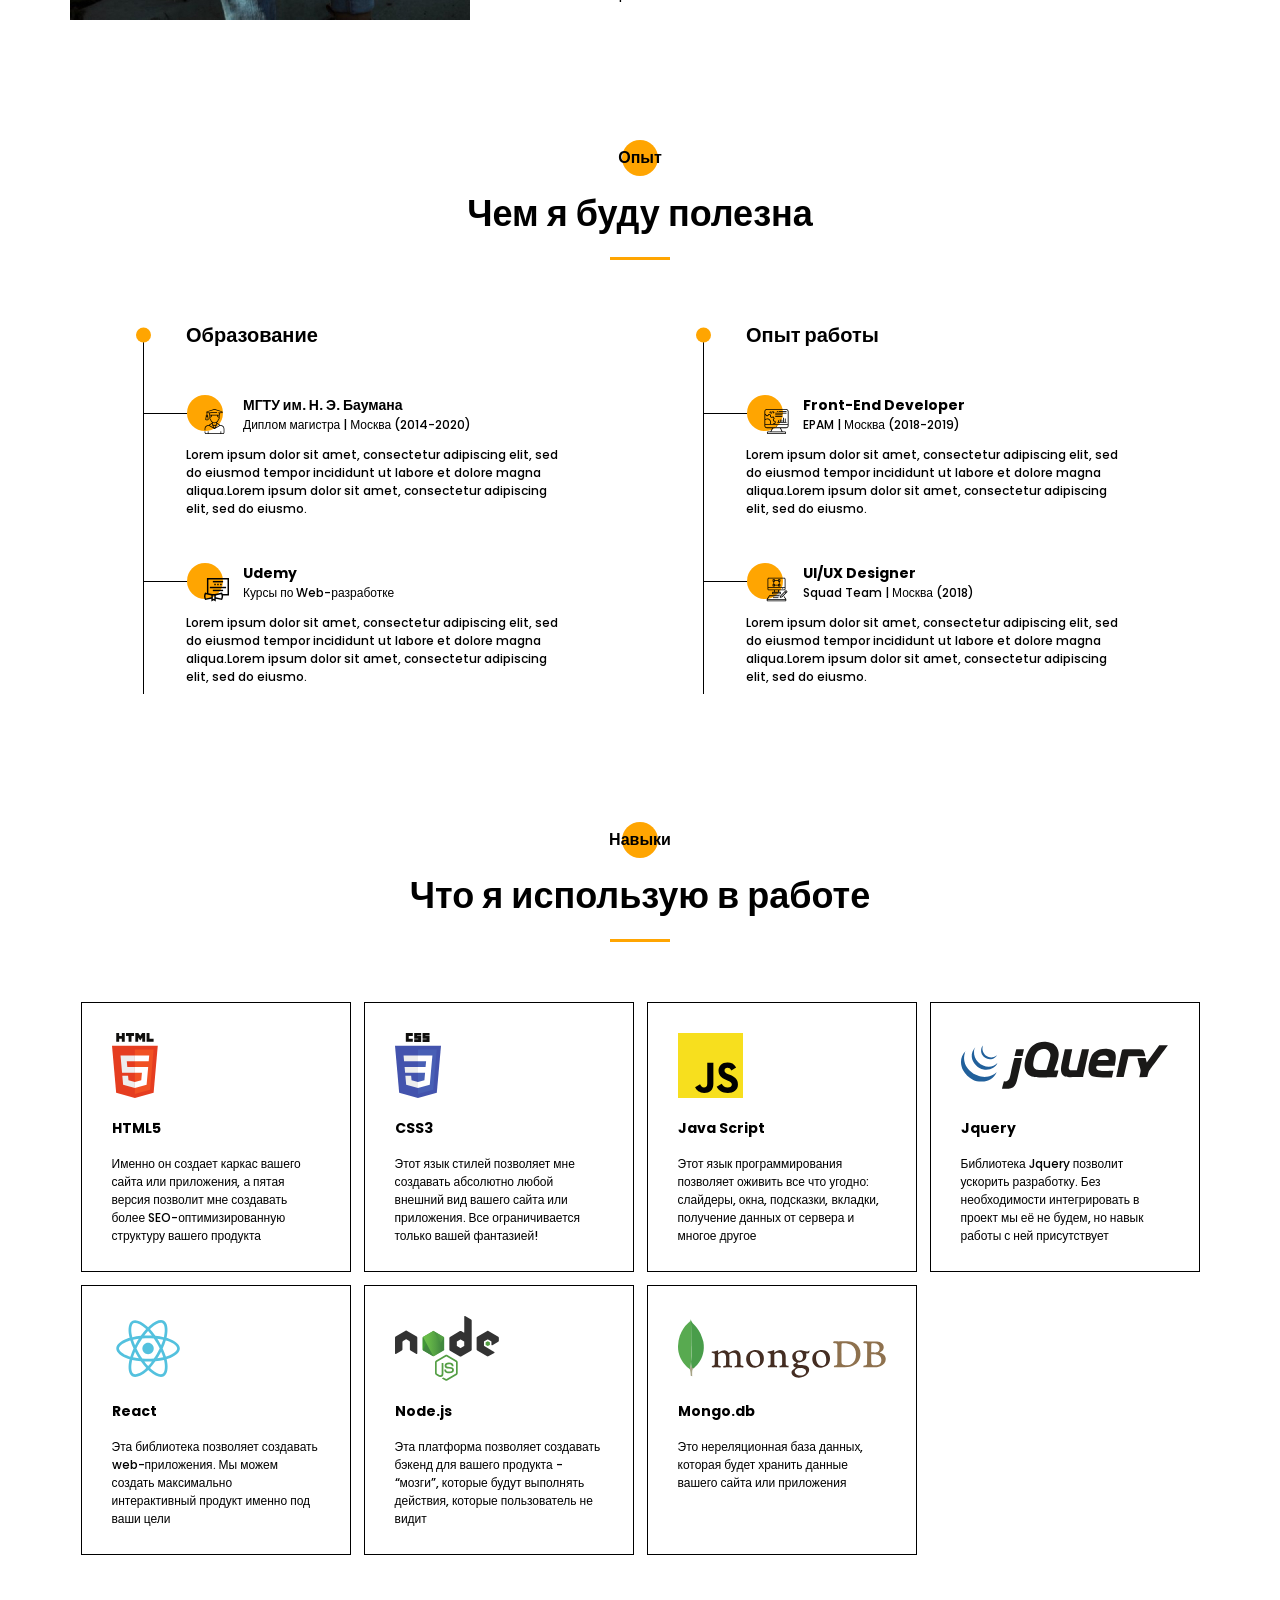
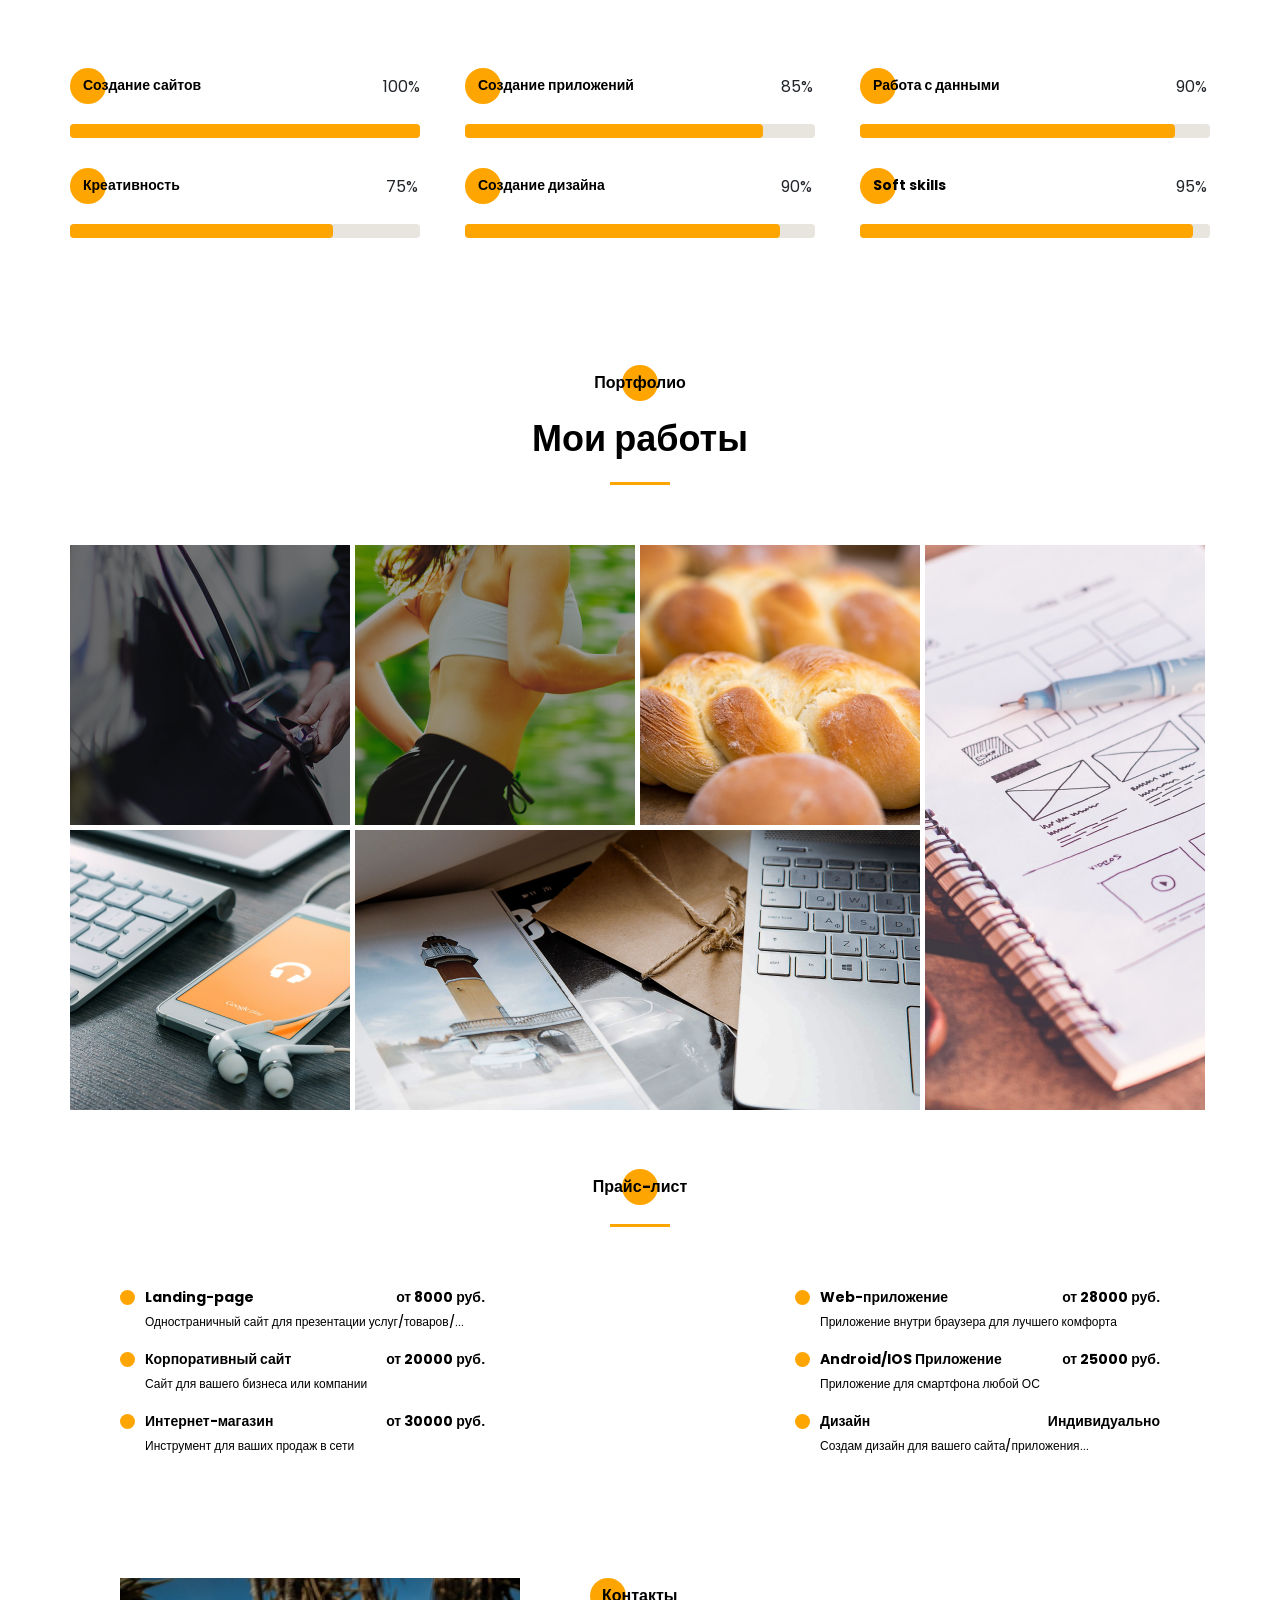
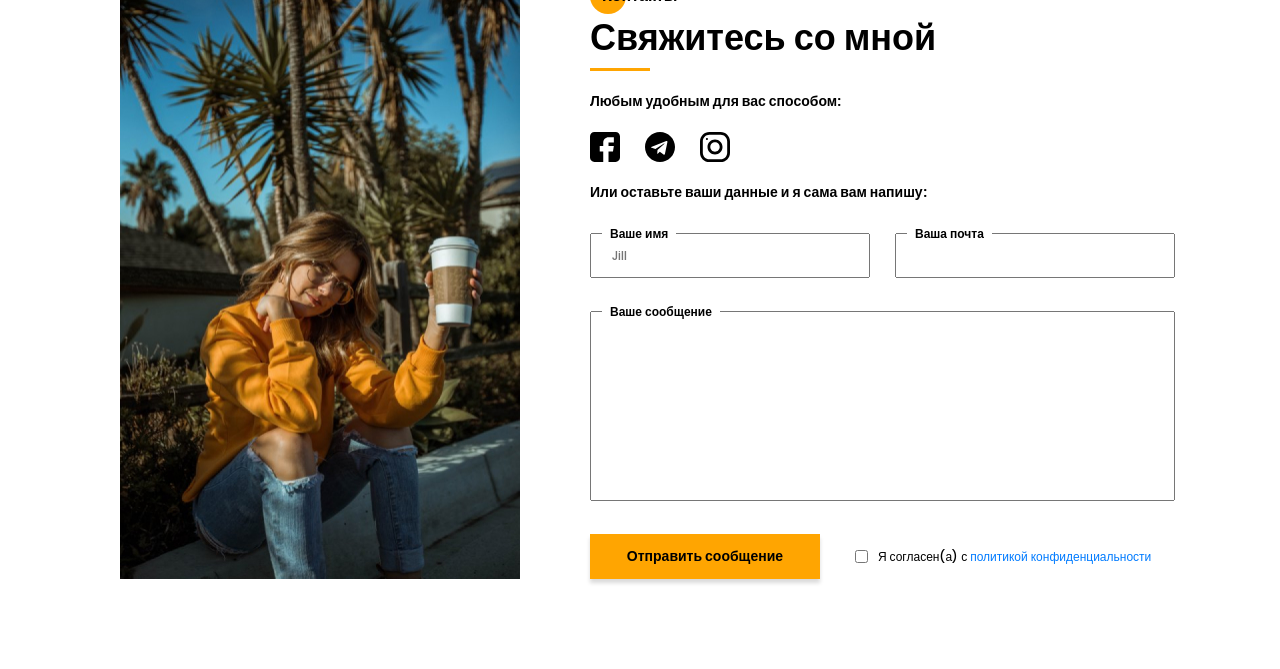
<file: projects/portfolio_template/index.html>
<!DOCTYPE html><html lang="ru"><head><meta charset="UTF-8"><meta http-equiv="X-UA-Compatible" content="IE=edge"><meta name="viewport" content="width=device-width,initial-scale=1"><title>Portfolio Template</title><meta name="title" content="макет для портфолио"><meta name="description" content="Здесь вы сможете ознакомиться с моими работами и узнать больше обо мне"><!-- Open Graph / Facebook --><meta property="og:type" content="website"><meta property="og:url" content="https://metatags.io/"><meta property="og:title" content="Мое портфолио"><meta property="og:description" content="Здесь вы сможете ознакомиться с моими работами и узнать больше обо мне"><meta property="og:image" content="https://metatags.io/assets/meta-tags-16a33a6a8531e519cc0936fbba0ad904e52d35f34a46c97a2c9f6f7dd7d336f2.png"><!-- Twitter --><meta property="twitter:card" content="summary_large_image"><meta property="twitter:url" content="https://metatags.io/"><meta property="twitter:title" content="Мое портфолио"><meta property="twitter:description" content="Здесь вы сможете ознакомиться с моими работами и узнать больше обо мне"><meta property="twitter:image" content="https://metatags.io/assets/meta-tags-16a33a6a8531e519cc0936fbba0ad904e52d35f34a46c97a2c9f6f7dd7d336f2.png"><!-- Favicon  --><link rel="apple-touch-icon" sizes="57x57" href="icons/favicon//apple-icon-57x57.png"><link rel="apple-touch-icon" sizes="60x60" href="icons/favicon//apple-icon-60x60.png"><link rel="apple-touch-icon" sizes="72x72" href="icons/favicon//apple-icon-72x72.png"><link rel="apple-touch-icon" sizes="76x76" href="icons/favicon//apple-icon-76x76.png"><link rel="apple-touch-icon" sizes="114x114" href="icons/favicon//apple-icon-114x114.png"><link rel="apple-touch-icon" sizes="120x120" href="icons/favicon//apple-icon-120x120.png"><link rel="apple-touch-icon" sizes="144x144" href="icons/favicon//apple-icon-144x144.png"><link rel="apple-touch-icon" sizes="152x152" href="icons/favicon//apple-icon-152x152.png"><link rel="apple-touch-icon" sizes="180x180" href="icons/favicon//apple-icon-180x180.png"><link rel="icon" type="image/png" sizes="192x192" href="icons/favicon//android-icon-192x192.png"><link rel="icon" type="image/png" sizes="32x32" href="icons/favicon//favicon-32x32.png"><link rel="icon" type="image/png" sizes="96x96" href="icons/favicon//favicon-96x96.png"><link rel="icon" type="image/png" sizes="16x16" href="icons/favicon//favicon-16x16.png"><link rel="manifest" href="icons/favicon//manifest.json"><meta name="msapplication-TileColor" content="#ffffff"><meta name="msapplication-TileImage" content="icons/favicon//ms-icon-144x144.png"><meta name="theme-color" content="#ffffff"><link rel="stylesheet" href="css/style.min.css"></head><body><aside class="sidepanel"><a href="#" class="sidepanel__link"><img src="icons/social/facebook_rotated.svg" alt="facebook"></a><a href="#" class="sidepanel__link"><img src="icons/social/instagram_rotated.svg" alt="instagram"></a><a href="#" class="sidepanel__link"><img src="icons/social/github_rotated.svg" alt="github"></a><div class="sidepanel__divider"></div><div class="sidepanel__text"><span>Социальные сети</span></div></aside><div class="menu"><div class="menu__block"><div class="menu__close"><img src="icons/close.svg" alt="close"></div><nav><ul class="menu__list"><li class="menu__link"><a href="#about">ПРО МЕНЯ</a></li><li class="menu__link"><a href="#resume">МОЙ ОПЫТ</a></li><li class="menu__link"><a href="#skills">МОИ НАВЫКИ</a></li><li class="menu__link"><a href="#portfolio">МОИ РАБОТЫ</a></li><li class="menu__link"><a href="#price">ПРАЙС-ЛИСТ</a></li><li class="menu__link"><a href="#contacts">КОНТАКТЫ</a></li></ul></nav><div class="menu__social"><a href="#"><img src="icons/social/github.svg" alt="github"></a><a href="#"><img src="icons/social/instagram.svg" alt="instagram"></a><a href="#"><img src="icons/social/facebook.svg" alt="facebook"></a></div></div><div class="menu__overlay"></div></div><section class="promo" id="up"><div class="container"><div class="hamburger"><span></span> <span class="hamburger_long"></span> <span></span></div><div class="title title_fz16 promo__subtitle">Меня зовут Александра Смит</div><h1 class="title title_fz48 promo__title">Я web-разработчик из города Москва</h1><div class="promo__btns"><a href="#portfolio" class="promo__link button">Портфолио</a> <a href="#about" class="promo__link">Про меня</a></div></div></section><section class="about" id="about"><div class="container"><div class="about__wrapper"><div class="about__photo"><picture><source media="(max-width: 576px)" srcset="img/main_photo-min.jpg"><source media="(min-width: 577px)" srcset="img/main_photo.jpg"><img src="img/main_photo.jpg" alt="photo"></picture></div><div class="about__descr"><h2 class="title title_fz16 about__title">Про меня</h2><div class="title about__subtitle">Меня зовут Александра</div><div class="divider"></div><p class="about__text text text_fz14">Lorem ipsum dolor sit amet, consectetur adipiscing elit, sed do eiusmod tempor incididunt ut labore et dolore magna aliqua. Ut enim ad minim veniam, quis nostrud exercitation ullamco laboris nisi ut aliquip ex ea commodo consequat. Duis aute irure dolor in reprehenderit in voluptate velit esse cillum dolore eu fugiat nulla pariatur. Excepteur sint occaecat cupidatat non proident, sunt in culpa qui officia deserunt mollit anim id est laborum</p></div><div class="about__skills"><div class="about__skills-item"><div class="about__skills-circle"><img src="icons/about_me/web_development.svg" alt="web-dev"></div><div><div class="title title_fz14">Web-разработка</div><div class="about__skills-text text">Lorem ipsum dolor sit amet, consectetur adipiscing elit, sed do eiusmod tempor incididunt ut labore et dolore magna aliqua.</div></div></div><div class="about__skills-item"><div class="about__skills-circle"><img src="icons/about_me/mobile_dev.svg" alt="mobile-dev"></div><div><div class="title title_fz14">Разработка приложений</div><div class="about__skills-text text">Lorem ipsum dolor sit amet, consectetur adipiscing elit, sed do eiusmod tempor incididunt ut labore et dolore magna aliqua.</div></div></div><div class="about__skills-item"><div class="about__skills-circle"><img src="icons/about_me/design.svg" alt="design"></div><div><div class="title title_fz14">UI/UX Design</div><div class="about__skills-text text">Lorem ipsum dolor sit amet, consectetur adipiscing elit, sed do eiusmod tempor incididunt ut labore et dolore magna aliqua.</div></div></div></div></div></div></section><section class="resume" id="resume"><div class="container"><h2 class="title title_fz16 title__section-title">Опыт</h2><div class="title title__section-subtitle">Чем я буду полезна</div><div class="divider"></div><div class="resume__wrapper"><div class="resume__column"><h3 class="title title_fz20 resume__column-title">Образование</h3><ul><li class="resume__item"><div class="resume__item-head"><div class="resume__item-icon"><img src="icons/experience/university.svg" alt="university"></div><h4 class="title title_fz14">МГТУ им. Н. Э. Баумана</h4><div class="resume__item-location text">Диплом магистра | Москва (2014-2020)</div></div><p class="resume__item-body text">Lorem ipsum dolor sit amet, consectetur adipiscing elit, sed do eiusmod tempor incididunt ut labore et dolore magna aliqua.Lorem ipsum dolor sit amet, consectetur adipiscing elit, sed do eiusmo.</p></li><li class="resume__item"><div class="resume__item-head"><div class="resume__item-icon"><img src="icons/experience/courses.svg" alt="courses"></div><h4 class="title title_fz14">Udemy</h4><div class="resume__item-location text">Курсы по Web-разработке</div></div><p class="resume__item-body text">Lorem ipsum dolor sit amet, consectetur adipiscing elit, sed do eiusmod tempor incididunt ut labore et dolore magna aliqua.Lorem ipsum dolor sit amet, consectetur adipiscing elit, sed do eiusmo.</p></li></ul></div><div class="resume__column"><h3 class="title title_fz20 resume__column-title">Опыт работы</h3><ul><li class="resume__item"><div class="resume__item-head"><div class="resume__item-icon"><img src="icons/experience/developer.svg" alt="developer"></div><h4 class="title title_fz14">Front-End Developer</h4><div class="resume__item-location text">EPAM | Москва (2018-2019)</div></div><p class="resume__item-body text">Lorem ipsum dolor sit amet, consectetur adipiscing elit, sed do eiusmod tempor incididunt ut labore et dolore magna aliqua.Lorem ipsum dolor sit amet, consectetur adipiscing elit, sed do eiusmo.</p></li><li class="resume__item"><div class="resume__item-head"><div class="resume__item-icon"><img src="icons/experience/designer.svg" alt="designer"></div><h4 class="title title_fz14">UI/UX Designer</h4><div class="resume__item-location text">Squad Team | Москва (2018)</div></div><p class="resume__item-body text">Lorem ipsum dolor sit amet, consectetur adipiscing elit, sed do eiusmod tempor incididunt ut labore et dolore magna aliqua.Lorem ipsum dolor sit amet, consectetur adipiscing elit, sed do eiusmo.</p></li></ul></div></div></div></section><section class="skills" id="skills"><div class="container"><h2 class="title title_fz16 title__section-title">Навыки</h2><div class="title title__section-subtitle">Что я использую в работе</div><div class="divider"></div><div class="skills__wrapper"><div class="skills__item"><div class="skills__item-logo"><img src="icons/skills/html5.svg" alt="html"></div><h4 class="title title_fz14 skills__item-name">HTML5</h4><p class="skills__item-descr text">Именно он создает каркас вашего сайта или приложения, а пятая версия позволит мне создавать более SEO-оптимизированную структуру вашего продукта</p></div><div class="skills__item"><div class="skills__item-logo"><img src="icons/skills/css3.svg" alt="css"></div><h4 class="title title_fz14 skills__item-name">CSS3</h4><p class="skills__item-descr text">Этот язык стилей позволяет мне создавать абсолютно любой внешний вид вашего сайта или приложения. Все ограничивается только вашей фантазией!</p></div><div class="skills__item"><div class="skills__item-logo"><img src="icons/skills/js.svg" alt="java script"></div><h4 class="title title_fz14 skills__item-name">Java Script</h4><p class="skills__item-descr text">Этот язык программирования позволяет оживить все что угодно: слайдеры, окна, подсказки, вкладки, получение данных от сервера и многое другое</p></div><div class="skills__item"><div class="skills__item-logo"><img src="icons/skills/jquery.svg" alt="jquery"></div><h4 class="title title_fz14 skills__item-name">Jquery</h4><p class="skills__item-descr text">Библиотека Jquery позволит ускорить разработку. Без необходимости интегрировать в проект мы её не будем, но навык работы с ней присутствует</p></div><div class="skills__item"><div class="skills__item-logo"><img src="icons/skills/react.svg" alt="react"></div><h4 class="title title_fz14 skills__item-name">React</h4><p class="skills__item-descr text">Эта библиотека позволяет создавать web-приложения. Мы можем создать максимально интерактивный продукт именно под ваши цели</p></div><div class="skills__item"><div class="skills__item-logo"><img src="icons/skills/node.js.svg" alt="node.js"></div><h4 class="title title_fz14 skills__item-name">Node.js</h4><p class="skills__item-descr text">Эта платформа позволяет создавать бэкенд для вашего продукта - “мозги”, которые будут выполнять действия, которые пользователь не видит</p></div><div class="skills__item"><div class="skills__item-logo"><img src="icons/skills/mongo.db.svg" alt="mongo.db"></div><h4 class="title title_fz14 skills__item-name">Mongo.db</h4><p class="skills__item-descr text">Это нереляционная база данных, которая будет хранить данные вашего сайта или приложения</p></div></div><div class="skills__ratings"><div class="skills__ratings-item"><div class="skills__ratings-title title title_fz14">Создание сайтов</div><div class="skills__ratings-counter">100%</div><div class="skills__ratings-progress"><span></span></div></div><div class="skills__ratings-item"><div class="skills__ratings-title title title_fz14">Создание приложений</div><div class="skills__ratings-counter">85%</div><div class="skills__ratings-progress"><span></span></div></div><div class="skills__ratings-item"><div class="skills__ratings-title title title_fz14">Работа с данными</div><div class="skills__ratings-counter">90%</div><div class="skills__ratings-progress"><span></span></div></div><div class="skills__ratings-item"><div class="skills__ratings-title title title_fz14">Креативность</div><div class="skills__ratings-counter">75%</div><div class="skills__ratings-progress"><span></span></div></div><div class="skills__ratings-item"><div class="skills__ratings-title title title_fz14">Создание дизайна</div><div class="skills__ratings-counter">90%</div><div class="skills__ratings-progress"><span></span></div></div><div class="skills__ratings-item"><div class="skills__ratings-title title title_fz14">Soft skills</div><div class="skills__ratings-counter">95%</div><div class="skills__ratings-progress"><span></span></div></div></div></div></section><section class="portfolio" id="portfolio"><div class="container"><h2 class="title title_fz16 title__section-title">Портфолио</h2><div class="title title__section-subtitle">Мои работы</div><div class="divider"></div><div class="portfolio__wrapper"><a href="#" class="portfolio__work"><img src="img/works/uber.jpg" alt="uber"></a><a href="#" class="portfolio__work"><img src="img/works/pulse.jpg" alt="pulse"></a><a href="#" class="portfolio__work"><img src="img/works/bread.jpg" alt="test"></a><a href="#" class="portfolio__work horizontal"><img src="img/works/plans.jpg" alt="test"></a><a href="#" class="portfolio__work"><img src="img/works/ipad.jpg" alt="test"></a><a href="#" class="portfolio__work vertical"><img src="img/works/mac.jpg" alt="test"></a></div></div></section><section class="price" id="price"><div class="container"><h2 class="title title_fz16 title__section-title">Прайс-лист</h2><div class="divider"></div><div class="price__wrapper"><div class="price__item"><div class="price__title title title_fz14">Landing-page</div><div class="price__cost title title_fz14">от 8000 руб.</div><div class="price__descr text">Одностраничный сайт для презентации услуг/товаров/...</div></div><div class="price__item"><div class="price__title title title_fz14">Web-приложение</div><div class="price__cost title title_fz14">от 28000 руб.</div><div class="price__descr text">Приложение внутри браузера для лучшего комфорта</div></div><div class="price__item"><div class="price__title title title_fz14">Корпоративный сайт</div><div class="price__cost title title_fz14">от 20000 руб.</div><div class="price__descr text">Сайт для вашего бизнеса или компании</div></div><div class="price__item"><div class="price__title title title_fz14">Android/IOS Приложение</div><div class="price__cost title title_fz14">от 25000 руб.</div><div class="price__descr text">Приложение для смартфона любой ОС</div></div><div class="price__item"><div class="price__title title title_fz14">Интернет-магазин</div><div class="price__cost title title_fz14">от 30000 руб.</div><div class="price__descr text">Инструмент для ваших продаж в сети</div></div><div class="price__item"><div class="price__title title title_fz14">Дизайн</div><div class="price__cost title title_fz14">Индивидуально</div><div class="price__descr text">Создам дизайн для вашего сайта/приложения...</div></div></div></div></section><section class="contacts" id="contacts"><div class="container"><div class="contacts__wrapper"><div class="contacts__photo"><img src="img/main_photo.jpg" alt="photo"></div><div class="contacts__descr"><h2 class="title title_fz16 contacts__title">Контакты</h2><div class="title contacts__subtitle">Свяжитесь со мной</div><div class="divider"></div><div class="contacts__text text text_fz14">Любым удобным для вас способом:</div><div class="contacts__social"><a href="#" class="contacts__link"><img src="icons/social/facebook.svg" alt="facebook"></a><a href="#" class="contacts__link"><img src="icons/social/telegram.svg" alt="telegram"></a><a href="#" class="contacts__link"><img src="icons/social/instagram.svg" alt="instagram"></a></div><div class="contacts__text text text_fz14">Или оставьте ваши данные и я сама вам напишу:</div><form action="#" class="contacts__form"><div class="contacts__input"><input name="name" id="name" type="text" placeholder="Jill"> <label for="name" class="contacts__input-name">Ваше имя</label></div><div class="contacts__input"><input name="email" id="email" type="email"> <label for="email" class="contacts__input-name">Ваша почта</label></div><div class="contacts__textarea"><textarea name="textarea" id="textarea"></textarea> <label for="textarea" class="contacts__input-name">Ваше сообщение</label></div><div class="contacts__triggers"><button class="button button_form">Отправить сообщение</button><div class="contacts__privacy"><input name="checkbox" type="checkbox"> <span class="text">Я согласен(а) с <a href="/privacy.html">политикой конфиденциальности</a></span></div></div></form></div></div></div></section><a href="#up" class="page-up"><img src="icons/scroll-up.svg" alt="up"></a><script src="https://ajax.googleapis.com/ajax/libs/jquery/3.5.1/jquery.min.js"></script><script src="js/jquery.validate.min.js"></script><script src="js/script.js"></script></body></html>
</file>
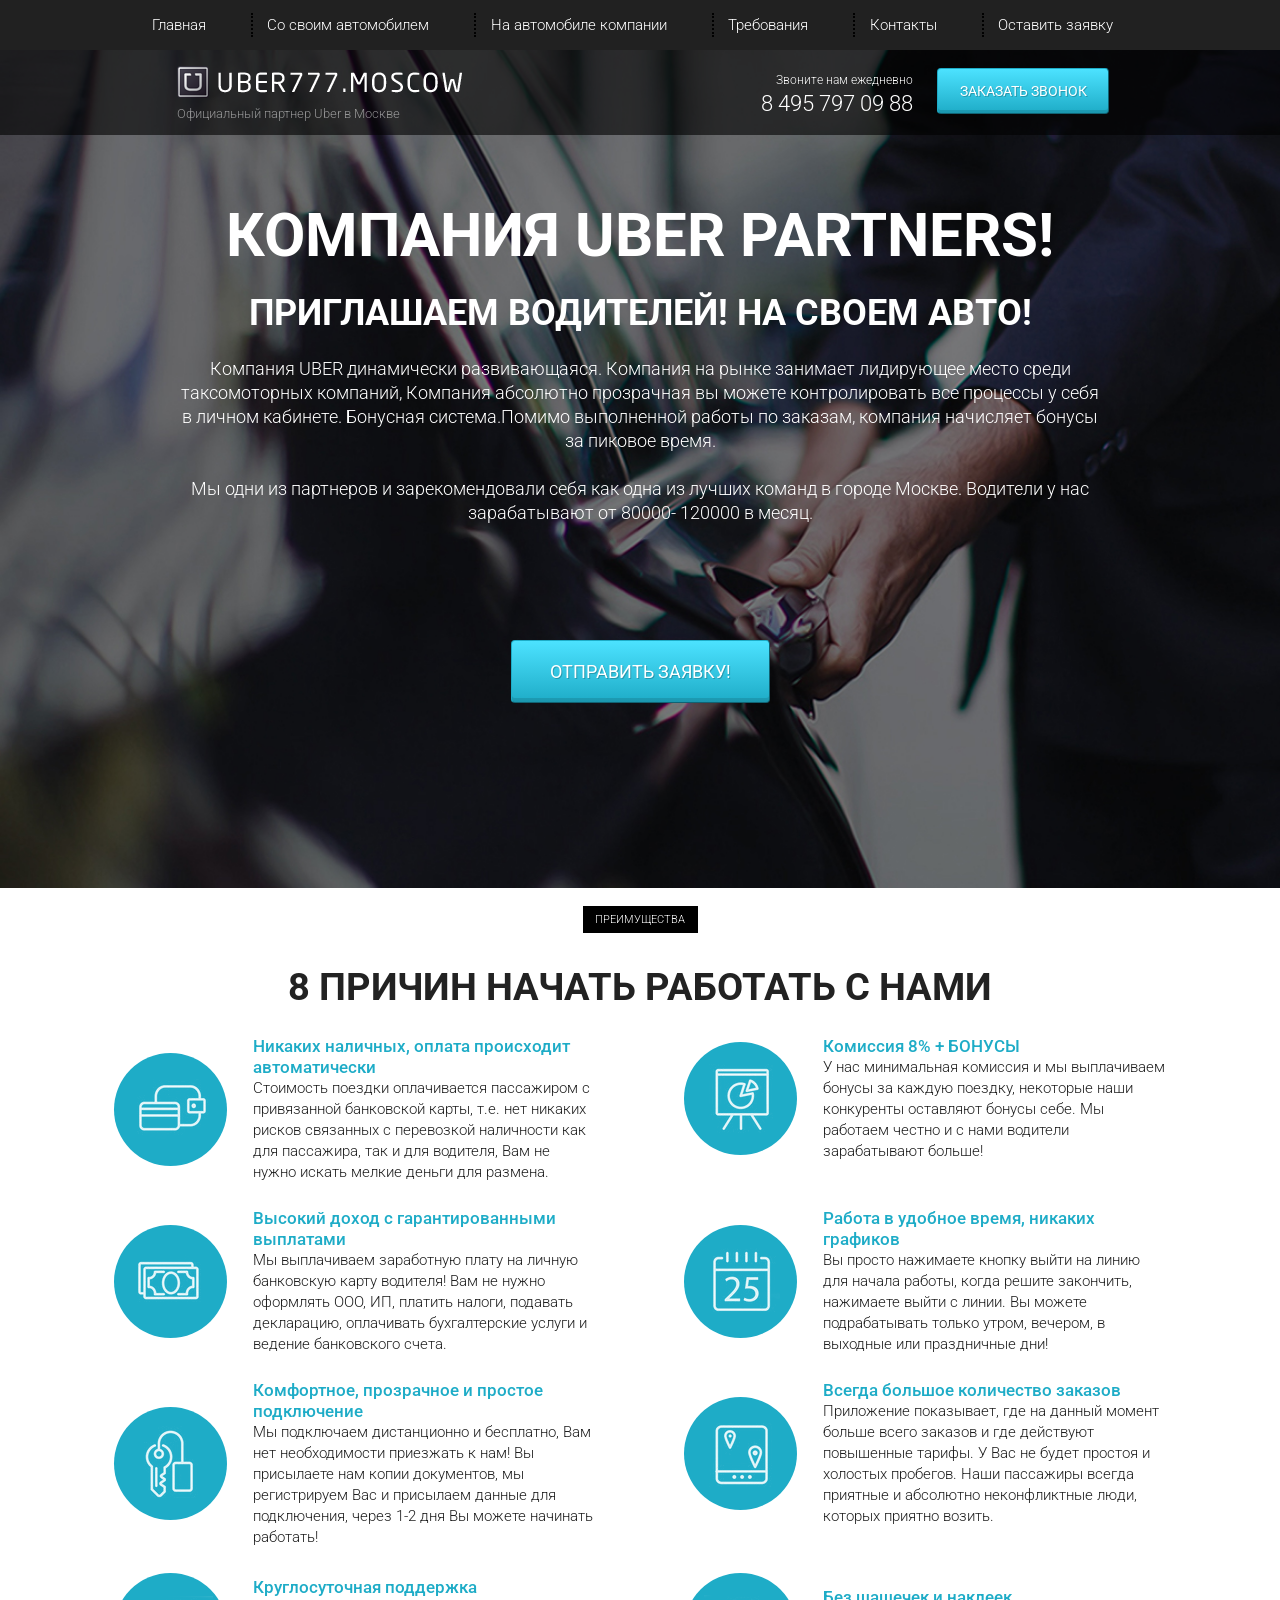
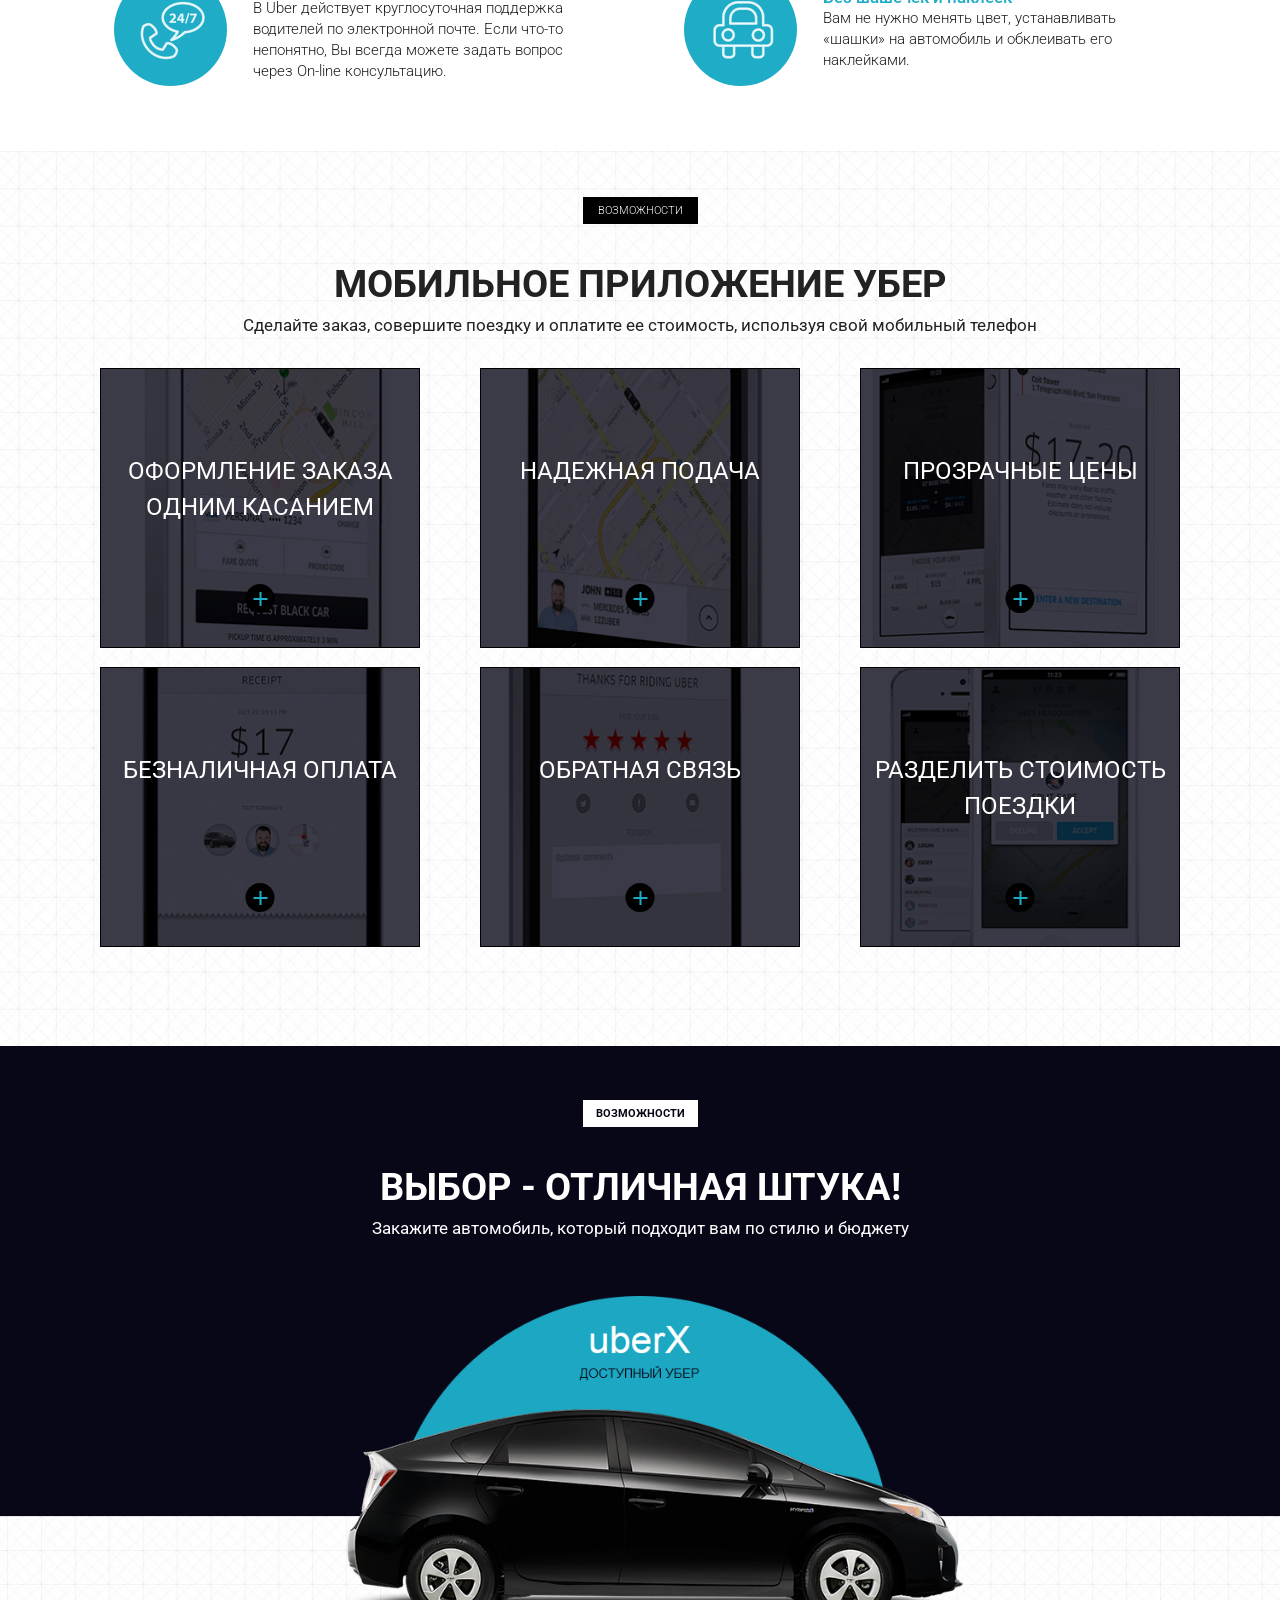
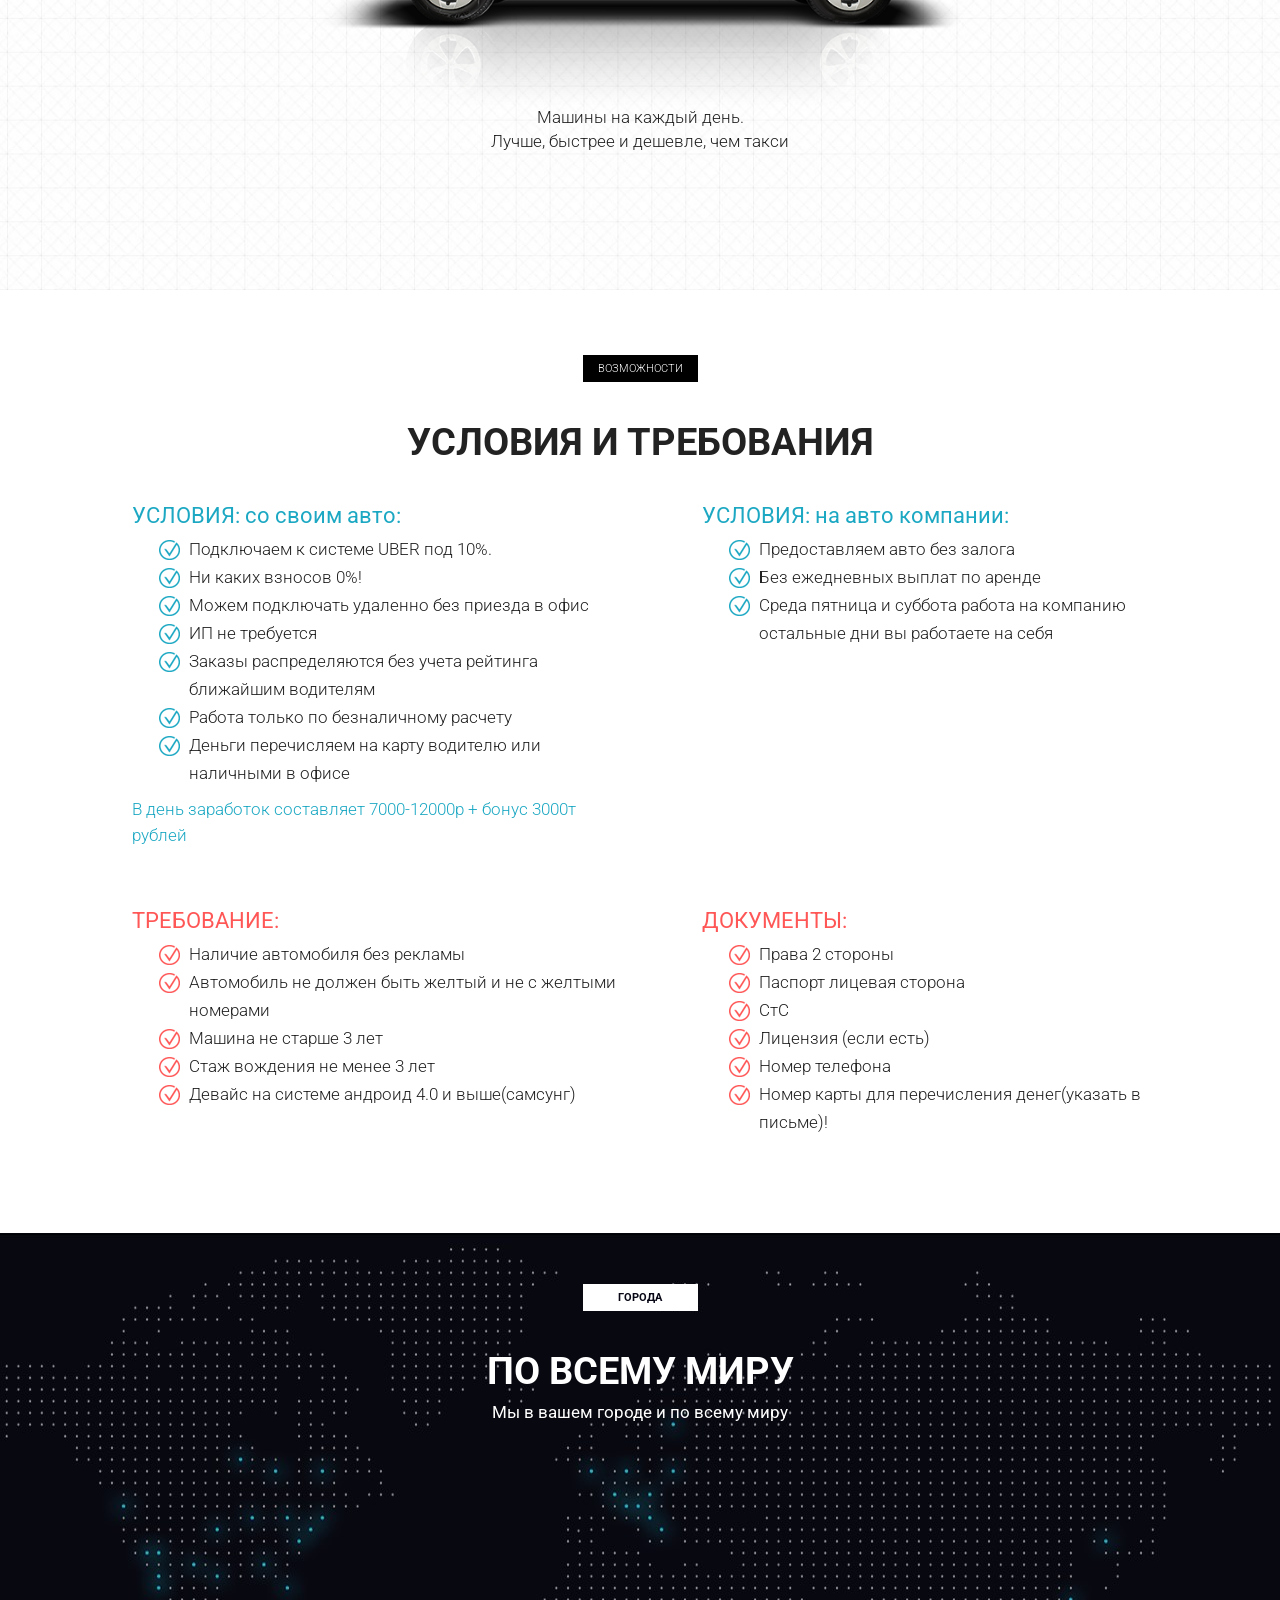
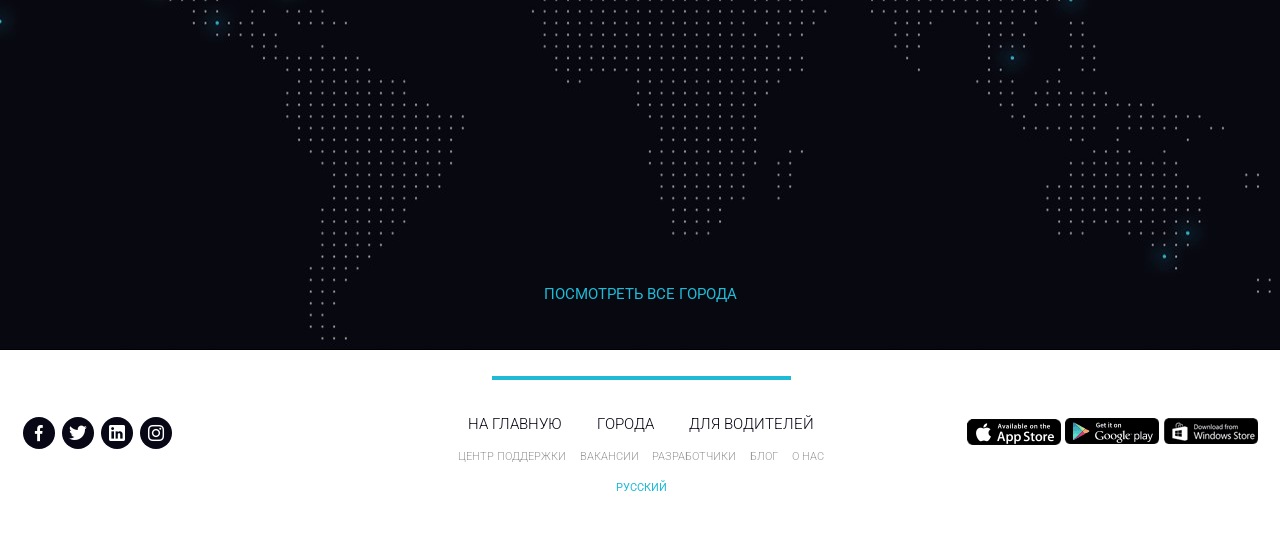
<file: projects/uber/index.html>
<!DOCTYPE html>
<html lang="ru">
<head>
  <meta charset="UTF-8">
  <meta http-equiv="X-UA-Compatible" content="IE=edge">
  <meta name="viewport" content="width=device-width, initial-scale=1.0">
  <title>UBER</title>
  <link rel="shortcut icon" href="icons/favicon.ico" type="image/x-icon">
  <link rel="preconnect" href="https://fonts.googleapis.com">
  <link rel="preconnect" href="https://fonts.gstatic.com" crossorigin>
  <link href="https://fonts.googleapis.com/css2?family=Roboto:wght@300;400;700&display=swap" rel="stylesheet">
  <link rel="stylesheet" href="css/bootstrap-reboot.min.css">
  <link rel="stylesheet" href="css/bootstrap-grid.min.css">
  <link rel="stylesheet" href="css/fonts.css">
  <link rel="stylesheet" href="css/style.min.css">

</head>
<body>

  <header>
    
    <nav>
      <div class="container">

        <ul class="menu">
          <li class="menu_item"><a href="#" class="menu_link">Главная</a></li>
          <li class="menu_item"><a href="#" class="menu_link">Со своим автомобилем</a></li>
          <li class="menu_item"><a href="#" class="menu_link">На автомобиле компании</a></li>
          <li class="menu_item"><a href="#require" class="menu_link">Требования</a></li>
          <li class="menu_item"><a href="#" class="menu_link">Контакты</a></li>
          <li class="menu_item"><a href="#" class="menu_link">Оставить заявку</a></li>
        </ul>
        
      </div>

      <div class="hamburger">
        <span></span>
        <span></span>
        <span></span>
      </div>
      
    </nav>

    <div class="subheader">
      <div class="container">
        <div class="row">

          <div class="col-6 col-md-4 offset-md-1">
            <a href="#" class="subheader_logo"><img src="icons/logo.png" alt="logo"></a>
            <div class="subheader_official">Официальный партнер Uber в Москве</div>
          </div>

          <div class="xm-hidden col-6 col-md-3 offset-md-1 col-xl-2 offset-xl-2">
            <div class="subheader_call">Звоните нам ежедневно</div>
            <a href="tel:+84957970988" class="subheader_tel">8 495 797 09 88</a>
          </div>
          
          <div class="col-6 col-md-3 col-lg-2">
            <a href="tel:+84957970988" class="xm-show subheader_tel">8 495 797 09 88</a>
            <button data-modal="consultation" class="subheader_btn">заказать звонок</button>
          </div>
          
        </div>
      </div>
    </div>   
    
  </header>

  <section class="promo">
    <div class="container">      
      <div class="row">

        <div class="col-md-12 col-lg-10 offset-lg-1">
          
          <h1 class="promo_title">КОМПАНИЯ UBER PARTNERS!</h1>
          <h2 class="promo_subtitle">ПРИГЛАШАЕМ ВОДИТЕЛЕЙ! НА СВОЕМ АВТО!</h2>

          <div class="promo_descr">
            Компания UBER  динамически развивающаяся. Компания на рынке занимает лидирующее место среди таксомоторных компаний, Компания абсолютно прозрачная вы можете контролировать все процессы у себя в личном кабинете. Бонуcная система.Помимо выполненной работы по заказам, компания начисляет бонусы за пиковое время.
            <br><br>
            Мы одни из партнеров и зарекомендовали себя как одна из лучших команд в городе Москве.  Водители у нас зарабатывают от 80000- 120000 в месяц.
          </div>  

          <button data-modal="consultation" class="promo_btn">ОТПРАВИТЬ ЗАЯВКУ!</button>

        </div>

      </div>
    </div>
  </section>

  <section class="working">
    <div class="container">

      <div class="label">преимущества</div>

      <h2 class="title">8 причин начать работать с нами</h2>

      <div class="row">

        <div class="col-md-6">
          <div class="working_block">
            <div class="working_round">
              <img src="icons/working/icon_1_payment.png" alt="payment" class="working_img">
            </div>
            <div class="working_descr">
              <div class="working_subtitle">Никаких наличных, оплата происходит автоматически</div>
              <div class="working_text">
                Стоимость поездки оплачивается пассажиром с привязанной банковской карты, т.е. нет никаких рисков связанных с перевозкой наличности как для пассажира, так и для водителя, Вам не нужно искать мелкие деньги для размена.
              </div>
            </div>
          </div>
        </div>
        
        <div class="col-md-6">
          <div class="working_block">
            <div class="working_round">
              <img src="icons/working/icon_2_comission.png" alt="comission" class="working_img">
            </div>
            <div class="working_descr">
              <div class="working_subtitle">Комиссия 8% + БОНУСЫ</div>
              <div class="working_text">
                У нас минимальная комиссия и мы выплачиваем бонусы за каждую поездку, некоторые наши конкуренты оставляют бонусы себе. Мы работаем честно и с нами водители зарабатывают больше!
              </div>
            </div>
          </div>
        </div>      

        <div class="col-md-6">
          <div class="working_block">
            <div class="working_round">
              <img src="icons/working/icon_3_income.png" alt="income" class="working_img">
            </div>
            <div class="working_descr">
              <div class="working_subtitle">Высокий доход с гарантированными выплатами</div>
              <div class="working_text">
                Мы выплачиваем заработную плату на личную банковскую карту водителя! Вам не нужно оформлять ООО, ИП, платить налоги, подавать декларацию, оплачивать бухгалтерские услуги и ведение банковского счета.
              </div>
            </div>
          </div>
        </div>        

        <div class="col-md-6">
          <div class="working_block">
            <div class="working_round">
              <img src="icons/working/icon_4_comfTime.png" alt="comfTime" class="working_img">
            </div>
            <div class="working_descr">
              <div class="working_subtitle">Работа в удобное время, никаких графиков</div>
              <div class="working_text">
                Вы просто нажимаете кнопку выйти на линию для начала работы, когда решите закончить, нажимаете выйти с линии. Вы можете подрабатывать только утром, вечером, в выходные или праздничные дни! 
              </div>
            </div>
          </div>
        </div>        

        <div class="col-md-6">
          <div class="working_block">
            <div class="working_round">
              <img src="icons/working/icon_5_connect.png" alt="connect" class="working_img">
            </div>
            <div class="working_descr">
              <div class="working_subtitle">Комфортное, прозрачное и простое подключение</div>
              <div class="working_text">
                Мы подключаем дистанционно и бесплатно, Вам нет необходимости приезжать к нам! Вы присылаете нам копии документов, мы регистрируем Вас и присылаем данные для подключения, через 1-2 дня Вы можете начинать работать!
              </div>
            </div>
          </div>
        </div>    

        <div class="col-md-6">
          <div class="working_block">
            <div class="working_round">
              <img src="icons/working/icon_6_request.png" alt="request" class="working_img">
            </div>
            <div class="working_descr">
              <div class="working_subtitle">Всегда большое количество заказов</div>
              <div class="working_text">
                Приложение показывает, где на данный момент больше всего заказов и где действуют повышенные тарифы. У Вас не будет простоя и холостых пробегов. Наши пассажиры всегда приятные и абсолютно неконфликтные люди, которых приятно возить.
              </div>
            </div>
          </div>
        </div>     

        <div class="col-md-6">
          <div class="working_block">
            <div class="working_round">
              <img src="icons/working/icon_7_support.png" alt="support" class="working_img">
            </div>
            <div class="working_descr">
              <div class="working_subtitle">Круглосуточная поддержка</div>
              <div class="working_text">
                В Uber действует круглосуточная поддержка водителей по электронной почте. Если что-то непонятно, Вы всегда можете задать вопрос через On-line консультацию.
              </div>
            </div>
          </div>
        </div>        

        <div class="col-md-6">
          <div class="working_block">
            <div class="working_round">
              <img src="icons/working/icon_8_sticker.png" alt="sticher" class="working_img">
            </div>
            <div class="working_descr">
              <div class="working_subtitle">Без шашечек и наклеек</div>
              <div class="working_text">
                Вам не нужно менять цвет, устанавливать «шашки» на автомобиль и обклеивать его наклейками.
              </div>
            </div>
          </div>
        </div>        
        
      </div>
      
    </div>
  </section>

  <section class="mobile">
    <div class="container">

      <div class="label">Возможности</div>
      <div class="title">мобильное приложение убер</div>
      <div class="subtitle">Сделайте заказ, совершите поездку и оплатите ее стоимость, используя свой мобильный телефон</div>

    <div class="row">

      <div class="col-md-4">
        <div class="mobile_item mobile_item_1">
          <div class="mobile_item_title">оформление заказа одним касанием</div>
          <div class="mobile_item_plus"></div>
        </div>
      </div>

      <div class="col-md-4">
        <div class="mobile_item mobile_item_2">
          <div class="mobile_item_title">надежная подача</div>
          <div class="mobile_item_plus"></div>
        </div>
      </div>

      <div class="col-md-4">
        <div class="mobile_item mobile_item_3">
          <div class="mobile_item_title">прозрачные цены</div>
          <div class="mobile_item_plus"></div>
        </div>
      </div>

      <div class="col-md-4">
        <div class="mobile_item mobile_item_4">
          <div class="mobile_item_title">безналичная оплата</div>
          <div class="mobile_item_plus"></div>
        </div>
      </div>

      <div class="col-md-4">
        <div class="mobile_item mobile_item_5">
          <div class="mobile_item_title">обратная связь</div>
          <div class="mobile_item_plus"></div>
        </div>
      </div>

      <div class="col-md-4">
        <div class="mobile_item mobile_item_6">
          <div class="mobile_item_title">разделить стоимость поездки</div>
          <div class="mobile_item_plus"></div>
        </div>
      </div>

    </div>

    </div>
  </section>

  <section class="car">
    <div class="container">

      <div class="label label_white">Возможности</div>
      <div class="title title_white">Выбор - отличная штука!</div>
      <div class="subtitle subtitle_white">Закажите автомобиль, который подходит вам по стилю и бюджету</div>

      <div class="car_img"><img src="img/car_choice.png" alt="car"></div>

      <div class="car_descr">
        Машины на каждый день. <br>
        Лучше, быстрее и дешевле, чем такси
      </div>
    </div>
  </section>

  <section class="require" id="require">
    <div class="container">

      <div class="label">возможности</div>
      <div class="title">условия и требования</div>

      <div class="row">
        
        <div class="col-md-6">
          <div class="require_block">

            <div class="require_block_title">УСЛОВИЯ: со своим авто:</div>

            <ul class="require_block_list">
              <li>Подключаем к системе UBER  под 10%.</li>
              <li>Ни каких взносов  0%!</li>
              <li>Можем подключать удаленно без приезда в офис</li>
              <li>ИП не требуется</li>
              <li>Заказы распределяются без учета рейтинга ближайшим водителям</li>
              <li>Работа только по безналичному расчету</li>
              <li>Деньги перечисляем на карту водителю или наличными в офисе</li>
            </ul>

            <div class="require_block_descr">В день заработок составляет 7000-12000р + бонус 3000т рублей</div>

          </div>
        </div>
        
        <div class="col-md-6">
          <div class="require_block">

            <div class="require_block_title">УСЛОВИЯ: на авто компании:</div>

            <ul class="require_block_list">
              <li>Предоставляем авто без залога</li>
              <li>Без ежедневных выплат по аренде</li>
              <li>Среда пятница и суббота работа на компанию остальные дни вы работаете на себя</li>
            </ul>

            <div class="require_block_descr"></div>

          </div>
        </div>
        
        <div class="col-md-6">
          <div class="require_block nmt require_warning">

            <div class="require_block_title">ТРЕБОВАНИЕ:</div>

            <ul class="require_block_list">
              <li>Наличие автомобиля без рекламы</li>
              <li>Автомобиль не должен быть желтый и не с желтыми 
                номерами</li>
              <li>Машина не старше 3 лет</li>
              <li>Стаж вождения не менее 3 лет</li>
              <li>Девайс на системе андроид 4.0 и выше(самсунг)</li>
            </ul>

            <div class="require_block_descr"></div>

          </div>
        </div>
        
        <div class="col-md-6">
          <div class="require_block nmt require_warning">

            <div class="require_block_title">ДОКУМЕНТЫ:</div>

            <ul class="require_block_list">
              <li>Права 2 стороны</li>
              <li>Паспорт лицевая сторона</li>
              <li>СтС</li>
              <li>Лицензия (если есть)</li>
              <li>Номер телефона</li>
              <li>Номер карты для перечисления денег(указать в письме)!</li>
            </ul>

            <div class="require_block_descr"></div>
          </div>
        </div>

        
    </div>
  </section>

  <section class="world">
    <div class="container">

      <div class="label label_white">города</div>

      <div class="title title_white">По всему миру</div>

      <div class="subtitle subtitle_white">Мы в вашем городе и по всему миру</div>

      <div class="world_watch"><a href="#">посмотреть все города</a></div>

    </div>
  </section>

  <footer>
    <div class="footer_divider"></div>
    <div class="footer_wrapper">

      <div>
        <div class="footer_social">
          <a href="#">
            <span class="icon-icon_fb"></span>
          </a>
          <a href="#">
            <span class="icon-icon_twitter"></span>
          </a>
          <a href="#">
            <span class="icon-icon_linkedin"></span>
          </a>
          <a href="#">
            <span class="icon-icon_instagram"></span>
          </a>
        </div>
      </div>

      <div>
        <div class="footer_links">

          <div class="footer_links_main">
            <a href="#">на главную</a>
            <a href="#">города</a>
            <a href="#">для водителей</a>
          </div>
          <div class="footer_links_sub">
            <a href="#">центр поддержки</a>
            <a href="#">вакансии</a>
            <a href="#">разработчики</a>
            <a href="#">блог</a>
            <a href="#">о нас</a>
          </div>

          <a href="#" class="footer_links_language">русский</a>
          
        </div>
      </div>

      <div>
        <div class="footer_mobile">
          <a href="#">
            <img src="icons/stores/AppStore.png" alt="AppStore">
          </a>
          <a href="#">
            <img src="icons/stores/GooglePlay.png" alt="GooglePlay">
          </a>
          <a href="#">
            <img src="icons/stores/WindowsStore.png" alt="WindowsStore">
          </a>
        </div>
      </div>
      
    </div>
  </footer>

  <div class="overlay">

    <div class="modal" id="consultation">
      <div class="modal__close">&#10006;</div>
      <h2 class="modal__subtitle">Просто заполните форму заявки</h2>
      <div class="modal__descr">и мы перезвоним вам в течении 10 минут</div>

      <form action="#" class="feed-form feed-form_modal">
          <input name="name" type="text" placeholder="Ваше имя">
          <input name="phone" type="text" placeholder="Ваш телефон">
          <input name="email" type="email" placeholder="Ваш E-mail">

          <button data-modal="consultation" class="promo_btn promo_btn_submit">заказать кОНСУЛЬТАЦИЮ</button>
      </form>
    </div>

    <div class="modal modal_small" id="thanks">
      <div class="modal__close">&#10006;</div>
      <h2 class="modal__subtitle">Спасибо за вашу заявку!</h2>
      <div class="modal__descr">Наш менеджер свяжется с вами <br> в ближайшее время!</div>
    </div>
    
  </div>  
   
  <script src="https://ajax.googleapis.com/ajax/libs/jquery/1.12.4/jquery.min.js"></script>
  <script src="js/jquery.validate.min.js"></script>
  <script src="js/script.js"></script>
</body>
</html>
</file>
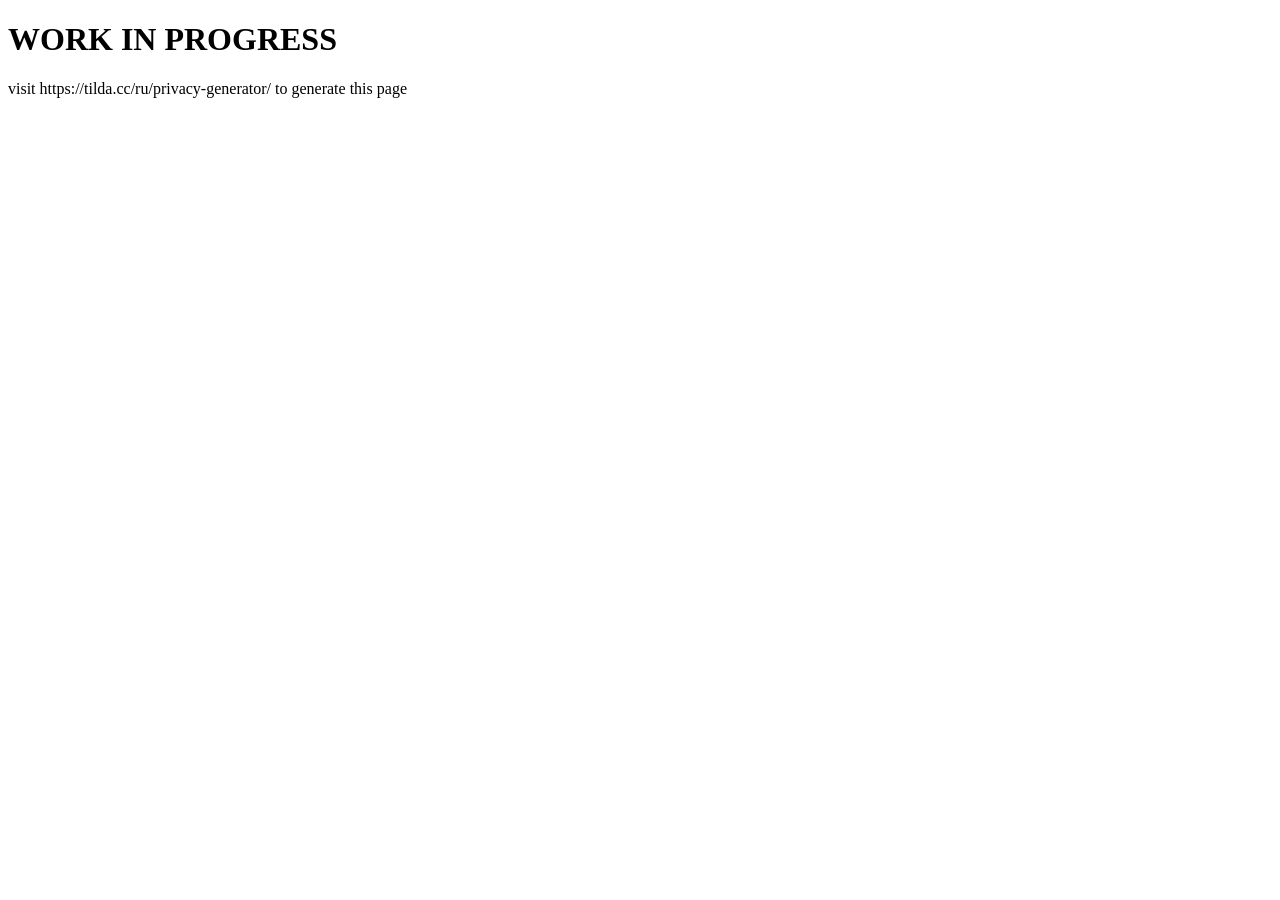
<file: projects/portfolio_template/privacy.html>
<!DOCTYPE html><html lang="en"><head><meta charset="UTF-8"><meta http-equiv="X-UA-Compatible" content="IE=edge"><meta name="viewport" content="width=device-width,initial-scale=1"><title>Document</title></head><body><h1>WORK IN PROGRESS</h1>visit https://tilda.cc/ru/privacy-generator/ to generate this page</body></html>
</file>
<file: projects/uber/css/fonts.css>
@font-face {
  font-family: 'icomoon';
  src:  url('../fonts/icomoon.eot?s4czzu');
  src:  url('../fonts/icomoon.eot?s4czzu#iefix') format('embedded-opentype'),
    url('../fonts/icomoon.ttf?s4czzu') format('truetype'),
    url('../fonts/icomoon.woff?s4czzu') format('woff'),
    url('../fonts/icomoon.svg?s4czzu#icomoon') format('svg');
  font-weight: normal;
  font-style: normal;
  font-display: block;
}

[class^="icon-"], [class*=" icon-"] {
  /* use !important to prevent issues with browser extensions that change fonts */
  font-family: 'icomoon' !important;
  /* speak: never; */
  font-style: normal;
  font-weight: normal;
  font-variant: normal;
  text-transform: none;
  line-height: 1;

  /* Better Font Rendering =========== */
  -webkit-font-smoothing: antialiased;
  -moz-osx-font-smoothing: grayscale;
}

.icon-icon_fb:before {
  content: "\e900";
  color: #fff;
}
.icon-icon_instagram:before {
  content: "\e901";
  color: #fff;
}
.icon-icon_linkedin:before {
  content: "\e902";
  color: #fff;
}
.icon-icon_twitter:before {
  content: "\e903";
  color: #fff;
}
</file>
<file: css/style.min.css>
/*!
 * Bootstrap Reboot v4.3.1 (https://getbootstrap.com/)
 * Copyright 2011-2019 The Bootstrap Authors
 * Copyright 2011-2019 Twitter, Inc.
 * Licensed under MIT (https://github.com/twbs/bootstrap/blob/master/LICENSE)
 * Forked from Normalize.css, licensed MIT (https://github.com/necolas/normalize.css/blob/master/LICENSE.md)
 */@import url(https://fonts.googleapis.com/css2?family=Nunito:wght@400;700&display=swap);*,::after,::before{box-sizing:border-box}html{font-family:sans-serif;line-height:1.15;-webkit-text-size-adjust:100%;-webkit-tap-highlight-color:transparent}article,aside,figcaption,figure,footer,header,hgroup,main,nav,section{display:block}body{margin:0;font-family:-apple-system,BlinkMacSystemFont,"Segoe UI",Roboto,"Helvetica Neue",Arial,"Noto Sans",sans-serif,"Apple Color Emoji","Segoe UI Emoji","Segoe UI Symbol","Noto Color Emoji";font-size:1rem;font-weight:400;line-height:1.5;color:#212529;text-align:left;background-color:#fff}[tabindex="-1"]:focus{outline:0!important}hr{box-sizing:content-box;height:0;overflow:visible}h1,h2,h3,h4,h5,h6{margin-top:0;margin-bottom:.5rem}p{margin-top:0;margin-bottom:1rem}abbr[data-original-title],abbr[title]{text-decoration:underline;-webkit-text-decoration:underline dotted;text-decoration:underline dotted;cursor:help;border-bottom:0;-webkit-text-decoration-skip-ink:none;text-decoration-skip-ink:none}address{margin-bottom:1rem;font-style:normal;line-height:inherit}dl,ol,ul{margin-top:0;margin-bottom:1rem}ol ol,ol ul,ul ol,ul ul{margin-bottom:0}dt{font-weight:700}dd{margin-bottom:.5rem;margin-left:0}blockquote{margin:0 0 1rem}b,strong{font-weight:bolder}small{font-size:80%}sub,sup{position:relative;font-size:75%;line-height:0;vertical-align:baseline}sub{bottom:-.25em}sup{top:-.5em}a{color:#007bff;text-decoration:none;background-color:transparent}a:hover{color:#0056b3;text-decoration:underline}a:not([href]):not([tabindex]){color:inherit;text-decoration:none}a:not([href]):not([tabindex]):focus,a:not([href]):not([tabindex]):hover{color:inherit;text-decoration:none}a:not([href]):not([tabindex]):focus{outline:0}code,kbd,pre,samp{font-family:SFMono-Regular,Menlo,Monaco,Consolas,"Liberation Mono","Courier New",monospace;font-size:1em}pre{margin-top:0;margin-bottom:1rem;overflow:auto}figure{margin:0 0 1rem}img{vertical-align:middle;border-style:none}svg{overflow:hidden;vertical-align:middle}table{border-collapse:collapse}caption{padding-top:.75rem;padding-bottom:.75rem;color:#6c757d;text-align:left;caption-side:bottom}th{text-align:inherit}label{display:inline-block;margin-bottom:.5rem}button{border-radius:0}button:focus{outline:1px dotted;outline:5px auto -webkit-focus-ring-color}button,input,optgroup,select,textarea{margin:0;font-family:inherit;font-size:inherit;line-height:inherit}button,input{overflow:visible}button,select{text-transform:none}select{word-wrap:normal}[type=button],[type=reset],[type=submit],button{-webkit-appearance:button}[type=button]:not(:disabled),[type=reset]:not(:disabled),[type=submit]:not(:disabled),button:not(:disabled){cursor:pointer}[type=button]::-moz-focus-inner,[type=reset]::-moz-focus-inner,[type=submit]::-moz-focus-inner,button::-moz-focus-inner{padding:0;border-style:none}input[type=checkbox],input[type=radio]{box-sizing:border-box;padding:0}input[type=date],input[type=datetime-local],input[type=month],input[type=time]{-webkit-appearance:listbox}textarea{overflow:auto;resize:vertical}fieldset{min-width:0;padding:0;margin:0;border:0}legend{display:block;width:100%;max-width:100%;padding:0;margin-bottom:.5rem;font-size:1.5rem;line-height:inherit;color:inherit;white-space:normal}progress{vertical-align:baseline}[type=number]::-webkit-inner-spin-button,[type=number]::-webkit-outer-spin-button{height:auto}[type=search]{outline-offset:-2px;-webkit-appearance:none}[type=search]::-webkit-search-decoration{-webkit-appearance:none}::-webkit-file-upload-button{font:inherit;-webkit-appearance:button}output{display:inline-block}summary{display:list-item;cursor:pointer}template{display:none}[hidden]{display:none!important}[data-aos][data-aos][data-aos-duration="50"],body[data-aos-duration="50"] [data-aos]{transition-duration:50ms}[data-aos][data-aos][data-aos-delay="50"],body[data-aos-delay="50"] [data-aos]{transition-delay:0}[data-aos][data-aos][data-aos-delay="50"].aos-animate,body[data-aos-delay="50"] [data-aos].aos-animate{transition-delay:50ms}[data-aos][data-aos][data-aos-duration="100"],body[data-aos-duration="100"] [data-aos]{transition-duration:.1s}[data-aos][data-aos][data-aos-delay="100"],body[data-aos-delay="100"] [data-aos]{transition-delay:0}[data-aos][data-aos][data-aos-delay="100"].aos-animate,body[data-aos-delay="100"] [data-aos].aos-animate{transition-delay:.1s}[data-aos][data-aos][data-aos-duration="150"],body[data-aos-duration="150"] [data-aos]{transition-duration:.15s}[data-aos][data-aos][data-aos-delay="150"],body[data-aos-delay="150"] [data-aos]{transition-delay:0}[data-aos][data-aos][data-aos-delay="150"].aos-animate,body[data-aos-delay="150"] [data-aos].aos-animate{transition-delay:.15s}[data-aos][data-aos][data-aos-duration="200"],body[data-aos-duration="200"] [data-aos]{transition-duration:.2s}[data-aos][data-aos][data-aos-delay="200"],body[data-aos-delay="200"] [data-aos]{transition-delay:0}[data-aos][data-aos][data-aos-delay="200"].aos-animate,body[data-aos-delay="200"] [data-aos].aos-animate{transition-delay:.2s}[data-aos][data-aos][data-aos-duration="250"],body[data-aos-duration="250"] [data-aos]{transition-duration:.25s}[data-aos][data-aos][data-aos-delay="250"],body[data-aos-delay="250"] [data-aos]{transition-delay:0}[data-aos][data-aos][data-aos-delay="250"].aos-animate,body[data-aos-delay="250"] [data-aos].aos-animate{transition-delay:.25s}[data-aos][data-aos][data-aos-duration="300"],body[data-aos-duration="300"] [data-aos]{transition-duration:.3s}[data-aos][data-aos][data-aos-delay="300"],body[data-aos-delay="300"] [data-aos]{transition-delay:0}[data-aos][data-aos][data-aos-delay="300"].aos-animate,body[data-aos-delay="300"] [data-aos].aos-animate{transition-delay:.3s}[data-aos][data-aos][data-aos-duration="350"],body[data-aos-duration="350"] [data-aos]{transition-duration:.35s}[data-aos][data-aos][data-aos-delay="350"],body[data-aos-delay="350"] [data-aos]{transition-delay:0}[data-aos][data-aos][data-aos-delay="350"].aos-animate,body[data-aos-delay="350"] [data-aos].aos-animate{transition-delay:.35s}[data-aos][data-aos][data-aos-duration="400"],body[data-aos-duration="400"] [data-aos]{transition-duration:.4s}[data-aos][data-aos][data-aos-delay="400"],body[data-aos-delay="400"] [data-aos]{transition-delay:0}[data-aos][data-aos][data-aos-delay="400"].aos-animate,body[data-aos-delay="400"] [data-aos].aos-animate{transition-delay:.4s}[data-aos][data-aos][data-aos-duration="450"],body[data-aos-duration="450"] [data-aos]{transition-duration:.45s}[data-aos][data-aos][data-aos-delay="450"],body[data-aos-delay="450"] [data-aos]{transition-delay:0}[data-aos][data-aos][data-aos-delay="450"].aos-animate,body[data-aos-delay="450"] [data-aos].aos-animate{transition-delay:.45s}[data-aos][data-aos][data-aos-duration="500"],body[data-aos-duration="500"] [data-aos]{transition-duration:.5s}[data-aos][data-aos][data-aos-delay="500"],body[data-aos-delay="500"] [data-aos]{transition-delay:0}[data-aos][data-aos][data-aos-delay="500"].aos-animate,body[data-aos-delay="500"] [data-aos].aos-animate{transition-delay:.5s}[data-aos][data-aos][data-aos-duration="550"],body[data-aos-duration="550"] [data-aos]{transition-duration:.55s}[data-aos][data-aos][data-aos-delay="550"],body[data-aos-delay="550"] [data-aos]{transition-delay:0}[data-aos][data-aos][data-aos-delay="550"].aos-animate,body[data-aos-delay="550"] [data-aos].aos-animate{transition-delay:.55s}[data-aos][data-aos][data-aos-duration="600"],body[data-aos-duration="600"] [data-aos]{transition-duration:.6s}[data-aos][data-aos][data-aos-delay="600"],body[data-aos-delay="600"] [data-aos]{transition-delay:0}[data-aos][data-aos][data-aos-delay="600"].aos-animate,body[data-aos-delay="600"] [data-aos].aos-animate{transition-delay:.6s}[data-aos][data-aos][data-aos-duration="650"],body[data-aos-duration="650"] [data-aos]{transition-duration:.65s}[data-aos][data-aos][data-aos-delay="650"],body[data-aos-delay="650"] [data-aos]{transition-delay:0}[data-aos][data-aos][data-aos-delay="650"].aos-animate,body[data-aos-delay="650"] [data-aos].aos-animate{transition-delay:.65s}[data-aos][data-aos][data-aos-duration="700"],body[data-aos-duration="700"] [data-aos]{transition-duration:.7s}[data-aos][data-aos][data-aos-delay="700"],body[data-aos-delay="700"] [data-aos]{transition-delay:0}[data-aos][data-aos][data-aos-delay="700"].aos-animate,body[data-aos-delay="700"] [data-aos].aos-animate{transition-delay:.7s}[data-aos][data-aos][data-aos-duration="750"],body[data-aos-duration="750"] [data-aos]{transition-duration:.75s}[data-aos][data-aos][data-aos-delay="750"],body[data-aos-delay="750"] [data-aos]{transition-delay:0}[data-aos][data-aos][data-aos-delay="750"].aos-animate,body[data-aos-delay="750"] [data-aos].aos-animate{transition-delay:.75s}[data-aos][data-aos][data-aos-duration="800"],body[data-aos-duration="800"] [data-aos]{transition-duration:.8s}[data-aos][data-aos][data-aos-delay="800"],body[data-aos-delay="800"] [data-aos]{transition-delay:0}[data-aos][data-aos][data-aos-delay="800"].aos-animate,body[data-aos-delay="800"] [data-aos].aos-animate{transition-delay:.8s}[data-aos][data-aos][data-aos-duration="850"],body[data-aos-duration="850"] [data-aos]{transition-duration:.85s}[data-aos][data-aos][data-aos-delay="850"],body[data-aos-delay="850"] [data-aos]{transition-delay:0}[data-aos][data-aos][data-aos-delay="850"].aos-animate,body[data-aos-delay="850"] [data-aos].aos-animate{transition-delay:.85s}[data-aos][data-aos][data-aos-duration="900"],body[data-aos-duration="900"] [data-aos]{transition-duration:.9s}[data-aos][data-aos][data-aos-delay="900"],body[data-aos-delay="900"] [data-aos]{transition-delay:0}[data-aos][data-aos][data-aos-delay="900"].aos-animate,body[data-aos-delay="900"] [data-aos].aos-animate{transition-delay:.9s}[data-aos][data-aos][data-aos-duration="950"],body[data-aos-duration="950"] [data-aos]{transition-duration:.95s}[data-aos][data-aos][data-aos-delay="950"],body[data-aos-delay="950"] [data-aos]{transition-delay:0}[data-aos][data-aos][data-aos-delay="950"].aos-animate,body[data-aos-delay="950"] [data-aos].aos-animate{transition-delay:.95s}[data-aos][data-aos][data-aos-duration="1000"],body[data-aos-duration="1000"] [data-aos]{transition-duration:1s}[data-aos][data-aos][data-aos-delay="1000"],body[data-aos-delay="1000"] [data-aos]{transition-delay:0}[data-aos][data-aos][data-aos-delay="1000"].aos-animate,body[data-aos-delay="1000"] [data-aos].aos-animate{transition-delay:1s}[data-aos][data-aos][data-aos-easing=linear],body[data-aos-easing=linear] [data-aos]{transition-timing-function:cubic-bezier(.25,.25,.75,.75)}[data-aos][data-aos][data-aos-easing=ease],body[data-aos-easing=ease] [data-aos]{transition-timing-function:ease}[data-aos][data-aos][data-aos-easing=ease-in],body[data-aos-easing=ease-in] [data-aos]{transition-timing-function:ease-in}[data-aos][data-aos][data-aos-easing=ease-out],body[data-aos-easing=ease-out] [data-aos]{transition-timing-function:ease-out}[data-aos][data-aos][data-aos-easing=ease-in-out],body[data-aos-easing=ease-in-out] [data-aos]{transition-timing-function:ease-in-out}[data-aos][data-aos][data-aos-easing=ease-in-sine],body[data-aos-easing=ease-in-sine] [data-aos]{transition-timing-function:cubic-bezier(.47,0,.745,.715)}[data-aos][data-aos][data-aos-easing=ease-out-sine],body[data-aos-easing=ease-out-sine] [data-aos]{transition-timing-function:cubic-bezier(.39,.575,.565,1)}[data-aos][data-aos][data-aos-easing=ease-in-out-sine],body[data-aos-easing=ease-in-out-sine] [data-aos]{transition-timing-function:cubic-bezier(.445,.05,.55,.95)}[data-aos^=fade][data-aos^=fade]{opacity:0;transition-property:opacity,transform}[data-aos^=fade][data-aos^=fade].aos-animate{opacity:1;transform:translateZ(0)}[data-aos=fade-right]{transform:translate3d(-100px,0,0)}.color-picker,.color-picker *,.color-picker ::after,.color-picker ::before,.color-picker::after,.color-picker::before{box-sizing:border-box}.color-picker{position:absolute;top:0;left:0;z-index:9999;box-shadow:1px 3px 6px rgba(0,0,0,.5)}.color-picker>div{display:flex;height:10em;border:1px solid #000;color:#000}.color-picker>div *{border-color:inherit;color:inherit}.color-picker i{font:inherit;font-size:12px}.color-picker\:a,.color-picker\:h,.color-picker\:sv{background-size:100% 100%;position:relative;-webkit-touch-callout:none;-webkit-user-select:none;-moz-user-select:none;-ms-user-select:none;user-select:none;-webkit-tap-highlight-color:transparent}.color-picker\:a div,.color-picker\:h div,.color-picker\:sv div{position:absolute;top:0;right:0;bottom:0;left:0}.color-picker\:a,.color-picker\:h{width:1.5em;border-left:1px solid;cursor:ns-resize;overflow:hidden}.color-picker\:a i,.color-picker\:h i{display:block;height:.5em;position:absolute;top:-.25em;right:0;left:0;z-index:2}.color-picker\:a i::before,.color-picker\:h i::before{display:block;content:"";position:absolute;top:0;right:0;bottom:0;left:0;border:.25em solid;border-top-color:transparent;border-bottom-color:transparent}.color-picker\:a div{z-index:2}.color-picker\:a div+div{background-image:linear-gradient(45deg,#ddd 25%,transparent 25%,transparent 75%,#ddd 75%,#ddd 100%),linear-gradient(45deg,#ddd 25%,#fff 25%,#fff 75%,#ddd 75%,#ddd 100%);background-size:.5em .5em;background-position:0 0,.25em .25em;z-index:1}.color-picker\:h div{background-image:linear-gradient(to top,red 0,#ff0 17%,#0f0 33%,#0ff 50%,#00f 67%,#f0f 83%,red 100%)}.color-picker\:sv{width:10em;cursor:crosshair;overflow:hidden}.color-picker\:sv div+div{background-image:linear-gradient(to right,#fff,rgba(255,255,255,0))}.color-picker\:sv div+div+div{background-image:linear-gradient(to top,#000,rgba(0,0,0,0))}.color-picker\:sv i{display:block;width:.75em;height:.75em;position:absolute;top:-.375em;right:-.375em;z-index:2}.color-picker\:sv i::before{display:block;content:"";position:absolute;top:0;right:0;bottom:0;left:0;border:1px solid #fff;border-radius:100%;box-shadow:0 0 2px #000}@font-face{font-family:icomoon;src:url(../fonts/icomoon.eot?wzlt46);src:url(../fonts/icomoon.eot?wzlt46#iefix) format("embedded-opentype"),url(../fonts/icomoon.ttf?wzlt46) format("truetype"),url(../fonts/icomoon.woff?wzlt46) format("woff"),url(../fonts/icomoon.svg?wzlt46#icomoon) format("svg");font-weight:400;font-style:normal;font-display:block}[class*=" icon-"],[class^=icon-]{font-family:icomoon!important;speak:never;font-style:normal;font-weight:400;font-variant:normal;text-transform:none;line-height:1;-webkit-font-smoothing:antialiased;-moz-osx-font-smoothing:grayscale}.icon-skype:before{content:"\e907"}.icon-discord:before{content:"\e900"}.icon-facebook:before{content:"\e901"}.icon-github:before{content:"\e902"}.icon-telegram:before{content:"\e903"}.icon-email:before{content:"\e904"}.icon-envelope:before{content:"\e905"}.icon-user:before{content:"\e906"}.icon-css3:before{content:"\e92"}.icon-html5:before{content:"\e91"}.icon-jquery:before{content:"\e94"}.icon-js:before{content:"\e93"}.icon-Mongodb:before{content:"\e97"}.icon-nodejs:before{content:"\e95"}.icon-react:before{content:"\e96"}:root{--main-color:#1c1d24;--sub-color:#131416;--menu-bg:rgba(19, 20, 22, .8);--active-color:#dd7732;--white-color:#ffffff;--menu-border:250,250,250;--dark-bg:#1a1a1a;--text-color:#878e99;--scroll-thumb:#2c2d2e;--scroll-thumb_hover:#e65e0498;--third-color:#dc965a;--grey-color:#787f88}@-webkit-keyframes blink{0%{background-color:#ccc}49%{background-color:#ccc}50%{background-color:transparent}99%{background-color:transparent}100%{background-color:#ccc}}@keyframes blink{0%{background-color:#ccc}49%{background-color:#ccc}50%{background-color:transparent}99%{background-color:transparent}100%{background-color:#ccc}}body{background-color:var(--main-color)}*{font-family:Nunito,sans-serif;margin:0;padding:0;outline:0!important;outline-color:transparent!important;outline-style:none!important;outline-width:initial!important}p{margin:0}.container{width:1140px;height:100%;position:relative;margin:0 auto}.divider{width:60px;height:3px;background-color:var(--active-color);margin:25px auto 0 auto}::-webkit-scrollbar{width:10px}::-webkit-scrollbar-track{background:var(--sub-color)}::-webkit-scrollbar-thumb{background:var(--scroll-thumb);border:4px solid var(--sub-color)}::-webkit-scrollbar-thumb:hover{background:var(--active-color)}.menu{background-color:rgba(0,0,0,.3);border-bottom:1px solid rgba(var(--menu-border),.2);position:fixed;left:50%;transform:translateX(-50%);width:100%;z-index:10;transition:.5s all}.menu .container{min-height:45px}.menu .hamburger{position:absolute;top:25%;right:15px;width:30px;height:25px;cursor:pointer;display:none}.menu .hamburger span{display:block;width:100%;height:2px;background-color:var(--white-color);margin-bottom:7px;transition:.2s all;border-radius:25px}.menu .hamburger span:last-child{margin-bottom:0}.menu .hamburger.active span{margin-top:-2px}.menu .hamburger.active span:nth-child(1){transform:translateY(14px) rotate(-45deg)}.menu .hamburger.active span:nth-child(2){opacity:0}.menu .hamburger.active span:nth-child(3){transform:translateY(0) rotate(45deg)}.menu__divider,.menu__title{display:none}.menu__list{display:grid;grid-template-columns:repeat(6,auto);margin:0}.menu__link{width:100%;border:1px solid rgba(var(--menu-border),.2);list-style-type:none;text-transform:uppercase}.menu__link a{display:flex;justify-content:center;align-items:center;color:var(--white-color);font-size:16px;font-weight:500;line-height:70px;transition:.3s all}.menu__link a:hover{color:var(--white-color);text-decoration:none;text-shadow:1px 1px 5px #fff}.menu__link .active{color:var(--active-color)}.menu__link .inactive{color:var(--white-color)}.menu_sticky{background-color:var(--sub-color)}.menu_sticky .menu__link a{line-height:45px}.title{font-size:40px;color:var(--white-color);margin:20px 0 0 0;font-weight:700;line-height:40px;text-align:center}.title_fz16{font-size:16px;line-height:20px;display:block;position:relative;padding-left:15px;width:110px;margin:0 auto;text-align:start;z-index:1}.title_fz16:before{content:'';position:absolute;width:36px;height:36px;background:0 0;border:2px solid var(--active-color);border-radius:5px;z-index:-1;left:0;top:49%;transform:translateY(-50%)}.title_fz16::after{content:'';position:absolute;width:26px;height:26px;background:var(--sub-color);border-radius:5px;z-index:-1;left:15px;top:50%;transform:translateY(-50%)}.title_fz20{font-size:20px;line-height:20px;margin:0}.title_fz14{font-size:14px;line-height:18px;margin:0}.text{font-size:12px;font-weight:500;line-height:17px;color:var(--text-color)}.text_fz14{font-size:14px;line-height:20px}.text_fz16{font-size:16px;line-height:22px}.text_fz18{font-size:18px}.btn{position:relative;display:flex;justify-content:center;align-items:center;color:var(--white-color);font-size:16px;font-weight:700;line-height:18px;text-transform:uppercase;text-decoration:none;border:2px solid var(--active-color);padding:14px 45px;transition:1s all ease;background-color:transparent}.btn::before{background:var(--active-color);content:"";position:absolute;top:50%;left:50%;transform:translate(-50%,-50%);z-index:-1;transition:all .6s ease;width:0%;height:100%}.btn:hover{color:var(--dark-bg);text-decoration:none}.btn:hover::before{width:100%}.page-up{display:none;position:fixed;right:30px;bottom:22px;width:35px;height:35px;z-index:10;padding-top:10px}.page-up span{display:block}.page-up span::before{content:'';position:absolute;width:25px;height:2px;background-color:rgba(var(--menu-border),.3);transform:translateX(-5px) rotate(-35deg);border-radius:5px;transition:.6s all ease}.page-up span::after{content:'';position:absolute;width:25px;height:2px;background-color:rgba(var(--menu-border),.3);transform:translateX(15px) rotate(35deg);border-radius:5px;transition:.6s all ease}.page-up span:last-child{margin-top:10px}.page-up:hover span::after,.page-up:hover span::before{background-color:var(--active-color)}.promo{height:100vh;background-color:#fff;background:url(../img/bg_3.png) no-repeat 50%/cover;padding-top:200px}.promo .container{box-shadow:none}.promo__subtitle{text-align:center;font-size:25px;color:var(--white-color)}.promo__title{margin:10px 0 0 0;text-align:center;font-size:80px;color:var(--white-color)}.promo__title span.typed-text{font-weight:400;color:var(--active-color)}.promo__title span.cursor{display:inline-block;background-color:#ccc;margin-left:.1rem;width:3px;-webkit-animation:blink 1s infinite;animation:blink 1s infinite}.promo__title span.cursor.typing{-webkit-animation:none;animation:none}.promo__scroll-down{font-size:16px;position:absolute;bottom:77px;left:20px;text-transform:uppercase;color:var(--white-color);transition:.3s all}.promo__scroll-down:hover{text-decoration:none;color:var(--active-color);letter-spacing:3px}.promo .color-inpt{width:25px;height:25px;bottom:77px;right:5px;padding:4px;display:block;background-color:transparent;border-radius:2px;box-shadow:0 0 2px var(--white-color);transition:all .5s ease;position:absolute}.promo .color-inpt:hover{box-shadow:0 0 10px var(--active-color)}.promo .color-inpt span{opacity:.7;transition:.5s all;border-radius:2px;display:block;width:100%;height:100%}.promo .color-inpt span:hover{box-shadow:0 0 10px var(--active-color);transform:scale(1.2)}.color-picker div div:last-child{display:none}.dropdown{width:90px;display:block;background-color:transparent;border-radius:2px;box-shadow:0 0 2px var(--white-color);transition:all .5s ease;position:absolute;bottom:75px;right:40px;font-size:14px;color:var(--white-color);height:30px;text-align:center}.dropdown .select{cursor:pointer;display:block;padding:5px}.dropdown .select>i{font-size:13px;color:#706565;cursor:pointer;transition:all .3s ease-in-out;float:right;line-height:20px}.dropdown:hover{box-shadow:0 0 10px var(--active-color)}.dropdown:active{background-color:var(--main-color)}.dropdown.active,.dropdown.active:hover{box-shadow:0 0 10px var(--active-color);border-radius:2px 2px 0 0;background-color:var(--sub-color)}.dropdown .dropdown-menu{position:absolute;background-color:var(--sub-color);width:100%;left:0;margin-top:1px;box-shadow:0 0 5px var(--active-color);border-radius:0 1px 2px 2px;overflow:hidden;display:none;max-height:144px;overflow-y:auto;z-index:9}.dropdown .dropdown-menu li{padding:5px;transition:all .2s ease-in-out;cursor:pointer}.dropdown .dropdown-menu{padding:0;list-style:none}.dropdown .dropdown-menu li:hover{background-color:var(--main-color);color:var(--active-color)}.dropdown .dropdown-menu li:active{background-color:var(--active-color);color:var(--white-color)}.about{padding:120px 0;position:relative}.about__bg{position:absolute;top:0;left:0;display:grid;grid-template-columns:40% auto;width:100%;height:100%;z-index:-1}.about__bg_left{background-color:var(--dark-bg)}.about__bg_right{background-color:var(--sub-color)}.about__wrapper{display:grid;grid-template:repeat(2,minmax(200px,auto))/500px auto;grid-auto-rows:minmax(200px,auto);gap:20px 50px;padding:20px}.about__photo{width:400px;height:500px;grid-row:1/3;margin:0 15px 0 auto;position:relative}.about__photo img{box-shadow:1px 1px 1px 15px var(--scroll-thumb);display:block;width:100%;height:100%;-o-object-fit:cover;object-fit:cover}.about__descr{padding-top:20px}.about__title{margin:0 auto 0 0}.about__subtitle{text-align:start}.about .divider{margin:20px 0 0 0}.about__text{margin-top:20px}.about__info{display:grid;grid-template-columns:repeat(2,auto);grid-auto-rows:minmax(45px,auto);row-gap:20px;justify-content:space-between;align-items:center}.about__info-col{display:grid;grid-template:25px/1fr;grid-auto-rows:25px;row-gap:20px}.about__item{display:grid;grid-template-columns:85px auto;-moz-column-gap:10px;column-gap:10px;row-gap:10px}.about__item div{color:var(--white-color);border-right:1px solid rgba(var(--menu-border),.8)}.about__item p a{color:var(--text-color);text-decoration:none;transition:.3s all}.about__item p a:hover{color:var(--active-color)}.about__btn{max-width:270px}.resume{padding:120px 0}.resume__title{width:120px}.resume__title::after{background-color:var(--main-color)}.resume__subtitle{text-align:center}.resume__column{position:relative;margin-top:60px;display:grid;grid-template:minmax(180px,auto)/repeat(auto-fill,450px);justify-content:center;gap:40px}.resume__column-title{position:absolute;top:-40px;left:50%;transform:translateX(-50%)}.resume__item{min-height:180px;background-color:var(--sub-color);padding:20px 11px;transition:.6s all ease}.resume__item::before{background:var(--active-color);content:"";position:absolute;top:50%;left:50%;transform:translate(-50%,-50%);z-index:-1;transition:all .6s ease;width:0%;height:100%}.resume__item:hover{color:var(--dark-bg);text-decoration:none}.resume__item:hover::before{width:100%}.resume__item::before{top:auto;bottom:10px;transform:translateX(-50%);height:2px;z-index:1}.resume__item:hover::before{width:70%}.resume__item-head{display:grid;grid-template:repeat(2,minmax(30px,auto))/70px auto;-moz-column-gap:30px;column-gap:30px;justify-items:start;align-items:center}.resume__item-location{grid-column:2}.resume__item-icon{grid-row:1/3;width:100%;height:100%;display:flex;justify-content:center;align-items:center;position:relative}.resume__item-icon:before{content:'';position:absolute;width:36px;height:36px;background:0 0;border:2px solid var(--active-color);border-radius:5px;z-index:-1;left:0;top:49%;transform:translateY(-50%)}.resume__item-icon::after{content:'';position:absolute;width:26px;height:26px;background:var(--sub-color);border-radius:5px;z-index:-1;left:15px;top:50%;transform:translateY(-50%)}.resume__item-icon:before{width:40px;height:40px;z-index:0;left:5px;top:37%;transform:translateY(-50%)}.resume__item-icon::after{width:40px;height:40px;z-index:0;left:15px;top:48%;transform:translateY(-50%)}.resume__item-icon img{width:40px;height:40px;z-index:2}.resume__item-body{margin-top:20px;text-align:center}.skills{padding:100px 0;background-color:var(--sub-color)}.skills__title{width:80px}.skills__wrapper{display:grid;grid-template:repeat(2,minmax(260px,auto))/repeat(auto-fit,300px);grid-auto-rows:minmax(260px,auto);gap:30px;justify-content:center;padding-top:60px}.skills__item{background-color:var(--main-color);padding:25px;transition:1s all ease;position:relative;z-index:1}.skills__item::before{background:var(--active-color);content:"";position:absolute;top:50%;left:50%;transform:translate(-50%,-50%);z-index:-1;transition:all .6s ease;width:0%;height:100%}.skills__item:hover{color:var(--dark-bg);text-decoration:none}.skills__item:hover::before{width:100%}.skills__item::before{opacity:.5}.skills__item:hover *{transform:scale(1.04)}.skills__item:hover span::before{color:var(--white-color)}.skills__item:hover p{color:var(--white-color)}.skills__item-logo{width:100%;height:65px;transition:all .6s}.skills__item-logo span::before{color:var(--active-color);font-size:60px;transition:all .6s}.skills__item-name{margin-top:20px;text-align:start;transition:all .6s}.skills__item-descr{margin:16px 0 0 0;transition:all .6s}.skills__ratings{display:grid;grid-template:repeat(2,minmax(95px,auto))/repeat(auto-fill,350px);grid-auto-rows:95px;gap:30px 40px;justify-content:center;padding-top:120px}.skills__ratings-item{display:grid;grid-template:repeat(2,minmax(15px,auto))/minmax(125px,auto) minmax(34px,auto);justify-content:space-between;align-content:space-between;padding:20px 15px 12px 15px;background-color:var(--main-color)}.skills__ratings-title{position:relative;padding-left:13px;z-index:1;text-align:start}.skills__ratings-title:before{content:'';position:absolute;width:36px;height:36px;background:0 0;border:2px solid var(--active-color);border-radius:5px;z-index:-1;left:0;top:49%;transform:translateY(-50%)}.skills__ratings-title::after{content:'';position:absolute;width:26px;height:26px;background:var(--sub-color);border-radius:5px;z-index:-1;left:15px;top:50%;transform:translateY(-50%)}.skills__ratings-title:before{top:10px}.skills__ratings-title::after{background-color:var(--main-color)}.skills__ratings-counter{color:var(--white-color);font-size:16px;line-height:22px;font-weight:500}.skills__ratings-progress{background-color:var(--text-color);width:100%;height:10px;border-radius:2px;grid-column:1/3;align-self:end}.skills__ratings-progress span{display:block;width:1%;height:100%;border-radius:2px;background-color:var(--active-color)}.portfolio{padding:100px 0}.portfolio__title{position:relative;left:3px}.portfolio__title::after{background-color:var(--main-color)}.portfolio__wrapper{margin-top:50px;display:grid;grid-template:repeat(2,280px)/repeat(4,280px);grid-auto-rows:280px;justify-content:center;gap:7px;box-shadow:1px 1px 1px 15px var(--sub-color);background-color:var(--sub-color)}.portfolio__item{overflow:hidden}.portfolio__item a{position:relative;width:100%;height:100%;display:block;filter:grayscale(100%);transition:.6s all ease}.portfolio__item a::before{background:var(--active-color);content:"";position:absolute;top:50%;left:50%;transform:translate(-50%,-50%);z-index:-1;transition:all .6s ease;width:0%;height:100%}.portfolio__item a:hover{color:var(--dark-bg);text-decoration:none}.portfolio__item a:hover::before{width:100%}.portfolio__item a::before{top:auto;bottom:30px;transform:translateX(-50%);height:2px;z-index:1}.portfolio__item a:hover{filter:grayscale(0);transform:scale(1.1)}.portfolio__item a:hover::before{width:70%}.portfolio__item img{width:100%;height:100%;-o-object-fit:cover;object-fit:cover}.portfolio__item-2{grid-column:2/4}.portfolio__item-3{grid-column:4;grid-row:1/3}.portfolio__item-5{grid-column:2/4}.contacts{padding:100px 0;background-color:var(--sub-color)}.contacts__form{margin:50px auto 0 auto;width:600px;position:relative}.contacts__form input,.contacts__form textarea{width:100%;background-color:transparent;outline:0;border:none;min-height:50px;padding:15px 10px;color:var(--white-color)}.contacts__form input::-moz-placeholder,.contacts__form textarea::-moz-placeholder{color:rgba(var(--menu-border),.5);opacity:1}.contacts__form input:-ms-input-placeholder,.contacts__form textarea:-ms-input-placeholder{color:rgba(var(--menu-border),.5);opacity:1}.contacts__form input::placeholder,.contacts__form textarea::placeholder{color:rgba(var(--menu-border),.5);opacity:1}.contacts__form label.form-icon{position:absolute;width:30px;height:30px;left:-35px;top:10px}.contacts__form label.form-icon span{transition:.6s all ease;color:var(--white-color);font-size:30px}.contacts__form label.error{margin-bottom:20px;color:var(--active-color);padding-left:10px}.contacts__input,.contacts__textarea{position:relative;margin-top:20px}.contacts__input::before,.contacts__textarea::before{content:'';position:absolute;bottom:0;left:-30px;width:calc(100% + 60px);height:1px;background-color:rgba(var(--menu-border),.5)}.contacts__input:focus-within label.form-icon span,.contacts__input:hover label.form-icon span,.contacts__textarea:focus-within label.form-icon span,.contacts__textarea:hover label.form-icon span{color:var(--active-color)}.contacts__input:first-child{margin-top:0}.contacts__textarea textarea{height:120px;margin:0;resize:none}.contacts__btn{margin:50px auto 0 auto;z-index:1}input:-webkit-autofill,input:-webkit-autofill:focus,input:-webkit-autofill:hover,textarea:-webkit-autofill,textarea:-webkit-autofill:focus,textarea:-webkit-autofill:hover{-webkit-text-fill-color:var(--white-color);-webkit-transition:background-color 5000s ease-in-out 0s;transition:background-color 5000s ease-in-out 0s}.footer{padding:25px 0}.footer__wrapper{display:grid;grid-template:30px/repeat(2,auto);align-items:center}.footer__social{display:flex;justify-content:flex-start;align-items:center}.footer__link{margin:0 5px;height:30px;transition:.6s all ease}.footer__link:hover{text-decoration:none;transform:translateY(-3px)}.footer__link span{transition:.6s all ease;font-size:30px;color:rgba(var(--menu-border),.7);border-radius:5px}.footer__link span:hover{color:var(--active-color);box-shadow:inset 1px 1px 4px 3px var(--active-color)}.footer__rights{font-size:14px;color:var(--white-color);text-align:end}.overlay{position:fixed;top:0;background-color:rgba(0,0,0,.56);width:100%;height:100%;display:none;z-index:11}.modal{position:absolute;width:380px;min-height:143px;background:var(--main-color);top:50%;left:50%;transform:translate(-50%,-50%);padding:34px 24px 39px 24px}.modal__subtitle{font-weight:700;font-size:17px;line-height:19px;text-align:center;color:var(--white-color);text-transform:uppercase;margin-bottom:0}.modal__descr{font-weight:700;font-size:13px;line-height:22px;text-align:center;color:var(--white-color);text-transform:uppercase;margin-top:15px}.modal__close{position:absolute;font-size:32px;color:var(--active-color);top:0;right:-42px;line-height:22px;cursor:pointer}#thanks{display:none}@media (max-width:1200px){.container{width:960px}.about__bg{grid-template-columns:35% auto}.about__wrapper{-moz-column-gap:40px;column-gap:40px;padding:15px;grid-template:repeat(2,minmax(200px,auto))/auto auto}.about__photo{width:360px;height:480px}.about__btn{grid-column:1/3}.portfolio__wrapper{grid-template:repeat(2,280px)/repeat(3,1fr)}.portfolio__item-2{grid-column:unset}.portfolio__item-3{grid-column:unset;grid-row:unset}}@media (max-width:992px){.container{width:740px}.promo{padding-top:170px}.promo__title{font-size:70px}.about{padding:70px 0}.about__bg{grid-template:45% 55%/100%}.about__wrapper{grid-template:repeat(2,minmax(200px,auto))/500px;justify-content:center;row-gap:50px}.about__photo{grid-row:unset;margin:0;justify-self:center;width:400px;height:500px}.resume{padding:70px 0}.resume__column{grid-template:minmax(180px,auto)/repeat(auto-fill,350px);gap:30px}.skills{padding:70px 0}.skills__ratings{padding-top:90px}.portfolio{padding:70px 0}.portfolio__wrapper{grid-template:repeat(2,280px)/repeat(2,1fr)}.portfolio__item-5{grid-column:1/3}.contacts{padding:70px 0}}@media (max-width:767px){.container{width:100%;padding:0 20px}.menu .hamburger{display:block}.menu_sticky{background-color:var(--sub-color)}.menu_sticky .menu__link a{line-height:50px}.menu__block{position:absolute;background-color:var(--menu-bg);height:100vh;width:60%;left:-100%;top:0;transition:.4s all}.menu__block.active{left:0}.menu__title{display:block;font-size:24px;font-weight:500;line-height:40px;color:var(--white-color);text-align:center;margin-top:25px}.menu__divider{display:block;margin:15px auto 25px auto}.menu__list{height:70%;grid-template:minmax(20px,auto)/1fr;grid-auto-rows:minmax(20px,auto)}.menu__link{border:none}.menu__link a{line-height:50px}.menu__link a:hover{color:var(--white-color);text-decoration:none;text-shadow:none}.promo{padding-top:140px}.promo__title{font-size:55px}.promo__scroll-down:hover{text-decoration:none;color:var(--white-color);letter-spacing:normal}.resume__column{grid-template:minmax(180px,auto)/repeat(auto-fill,450px);gap:30px}.portfolio__wrapper{grid-template:repeat(2,280px)/repeat(2,1fr)}.contacts__form{width:300px}.page-up{right:15px;bottom:15px}}@media (max-width:576px){.container{width:100%;padding:0 10px}.title{font-size:30px}.title_fz16{font-size:16px}.title_fz14{font-size:13px}.title_fz20{font-size:20px}.text_fz18{font-size:16px}.menu__block{width:80%}.promo{padding-top:100px}.promo__title{font-size:35px}.about{padding:70px 0}.about__bg{grid-template:35% auto/100%}.about__wrapper{grid-template:repeat(2,minmax(200px,auto))/auto;justify-content:center;row-gap:50px;padding:0}.about__title{margin:0 auto}.about__subtitle,.about__text{text-align:center}.about .divider{margin:20px auto 0 auto}.about__photo{grid-row:unset;margin:0;justify-self:center;width:280px;height:400px}.about__info{grid-template-columns:auto;justify-content:center}.about__item{grid-template-columns:130px auto;-moz-column-gap:7px;column-gap:7px}.about__btn{grid-column:unset;margin-top:30px;justify-self:center}.resume__column{grid-template:minmax(180px,auto)/repeat(auto-fill,300px);gap:30px}.resume__column-title{width:160px}.resume__item-head{-moz-column-gap:5px;column-gap:5px}.skills__ratings{grid-template:repeat(2,minmax(95px,auto))/repeat(auto-fill,300px)}.portfolio__wrapper{width:90%;margin:50px auto 0 auto;grid-template:repeat(2,280px)/1fr;row-gap:25px}.portfolio__item-5{grid-column:unset}.contacts{padding-bottom:120px}.contacts__form{width:230px}.contacts__textarea textarea{height:200px}.contacts__btn{position:absolute;padding:14px 17px;width:280px;left:50%;transform:translateX(-50%)}.footer__wrapper{grid-template:30px/repeat(1,auto);align-items:center;justify-items:center;row-gap:20px}.overlay .modal{width:300px}.overlay .modal__close{top:-25px;right:5px}}@media (max-height:400px) and (orientation:landscape){.promo{height:450px}}
</file>
<file: projects/fmc/css/style.min.css>
/*!
 * Bootstrap Reboot v4.3.1 (https://getbootstrap.com/)
 * Copyright 2011-2019 The Bootstrap Authors
 * Copyright 2011-2019 Twitter, Inc.
 * Licensed under MIT (https://github.com/twbs/bootstrap/blob/master/LICENSE)
 * Forked from Normalize.css, licensed MIT (https://github.com/necolas/normalize.css/blob/master/LICENSE.md)
 */@import url(https://fonts.googleapis.com/css2?family=Roboto:wght@300;500;700;900&display=swap);*,::after,::before{box-sizing:border-box}html{font-family:sans-serif;line-height:1.15;-webkit-text-size-adjust:100%;-webkit-tap-highlight-color:transparent}article,aside,figcaption,figure,footer,header,hgroup,main,nav,section{display:block}body{margin:0;font-family:-apple-system,BlinkMacSystemFont,"Segoe UI",Roboto,"Helvetica Neue",Arial,"Noto Sans",sans-serif,"Apple Color Emoji","Segoe UI Emoji","Segoe UI Symbol","Noto Color Emoji";font-size:1rem;font-weight:400;line-height:1.5;color:#212529;text-align:left;background-color:#fff}[tabindex="-1"]:focus{outline:0!important}hr{box-sizing:content-box;height:0;overflow:visible}h1,h2,h3,h4,h5,h6{margin-top:0;margin-bottom:.5rem}p{margin-top:0;margin-bottom:1rem}abbr[data-original-title],abbr[title]{text-decoration:underline;-webkit-text-decoration:underline dotted;text-decoration:underline dotted;cursor:help;border-bottom:0;-webkit-text-decoration-skip-ink:none;text-decoration-skip-ink:none}address{margin-bottom:1rem;font-style:normal;line-height:inherit}dl,ol,ul{margin-top:0;margin-bottom:1rem}ol ol,ol ul,ul ol,ul ul{margin-bottom:0}dt{font-weight:700}dd{margin-bottom:.5rem;margin-left:0}blockquote{margin:0 0 1rem}b,strong{font-weight:bolder}small{font-size:80%}sub,sup{position:relative;font-size:75%;line-height:0;vertical-align:baseline}sub{bottom:-.25em}sup{top:-.5em}a{color:#007bff;text-decoration:none;background-color:transparent}a:hover{color:#0056b3;text-decoration:underline}a:not([href]):not([tabindex]){color:inherit;text-decoration:none}a:not([href]):not([tabindex]):focus,a:not([href]):not([tabindex]):hover{color:inherit;text-decoration:none}a:not([href]):not([tabindex]):focus{outline:0}code,kbd,pre,samp{font-family:SFMono-Regular,Menlo,Monaco,Consolas,"Liberation Mono","Courier New",monospace;font-size:1em}pre{margin-top:0;margin-bottom:1rem;overflow:auto}figure{margin:0 0 1rem}img{vertical-align:middle;border-style:none}svg{overflow:hidden;vertical-align:middle}table{border-collapse:collapse}caption{padding-top:.75rem;padding-bottom:.75rem;color:#6c757d;text-align:left;caption-side:bottom}th{text-align:inherit}label{display:inline-block;margin-bottom:.5rem}button{border-radius:0}button:focus{outline:1px dotted;outline:5px auto -webkit-focus-ring-color}button,input,optgroup,select,textarea{margin:0;font-family:inherit;font-size:inherit;line-height:inherit}button,input{overflow:visible}button,select{text-transform:none}select{word-wrap:normal}[type=button],[type=reset],[type=submit],button{-webkit-appearance:button}[type=button]:not(:disabled),[type=reset]:not(:disabled),[type=submit]:not(:disabled),button:not(:disabled){cursor:pointer}[type=button]::-moz-focus-inner,[type=reset]::-moz-focus-inner,[type=submit]::-moz-focus-inner,button::-moz-focus-inner{padding:0;border-style:none}input[type=checkbox],input[type=radio]{box-sizing:border-box;padding:0}input[type=date],input[type=datetime-local],input[type=month],input[type=time]{-webkit-appearance:listbox}textarea{overflow:auto;resize:vertical}fieldset{min-width:0;padding:0;margin:0;border:0}legend{display:block;width:100%;max-width:100%;padding:0;margin-bottom:.5rem;font-size:1.5rem;line-height:inherit;color:inherit;white-space:normal}progress{vertical-align:baseline}[type=number]::-webkit-inner-spin-button,[type=number]::-webkit-outer-spin-button{height:auto}[type=search]{outline-offset:-2px;-webkit-appearance:none}[type=search]::-webkit-search-decoration{-webkit-appearance:none}::-webkit-file-upload-button{font:inherit;-webkit-appearance:button}output{display:inline-block}summary{display:list-item;cursor:pointer}template{display:none}[hidden]{display:none!important}.slick-slider{position:relative;display:block;box-sizing:border-box;-webkit-touch-callout:none;-webkit-user-select:none;-moz-user-select:none;-ms-user-select:none;user-select:none;touch-action:pan-y;-webkit-tap-highlight-color:transparent}.slick-list{position:relative;overflow:hidden;display:block;margin:0;padding:0}.slick-list:focus{outline:0}.slick-list.dragging{cursor:pointer;cursor:hand}.slick-slider .slick-list,.slick-slider .slick-track{transform:translate3d(0,0,0)}.slick-track{position:relative;left:0;top:0;display:block;margin-left:auto;margin-right:auto}.slick-track:after,.slick-track:before{content:"";display:table}.slick-track:after{clear:both}.slick-loading .slick-track{visibility:hidden}.slick-slide{float:left;height:100%;min-height:1px;display:none}[dir=rtl] .slick-slide{float:right}.slick-slide img{display:block}.slick-slide.slick-loading img{display:none}.slick-slide.dragging img{pointer-events:none}.slick-initialized .slick-slide{display:block}.slick-loading .slick-slide{visibility:hidden}.slick-vertical .slick-slide{display:block;height:auto;border:1px solid transparent}.slick-arrow.slick-hidden{display:none}*{font-family:Roboto,sans-serif;margin:0;padding:0;outline-color:rgba(26,155,214,.6)}.container{max-width:1140px;margin:0 auto}.contacts{padding:19px 0 0 0}.contacts__wrapper{display:grid;grid-template-columns:repeat(auto-fill,minmax(170px,auto));grid-auto-rows:minmax(50px,auto);-moz-column-gap:33px;column-gap:33px;row-gap:13px}.contacts__item{display:grid;grid-template-columns:28px auto;-moz-column-gap:11px;column-gap:11px}.contacts__flag{width:28px;height:21px}.contacts__flag img{width:100%;height:100%;-o-object-fit:cover;object-fit:cover}.contacts__body-tel a{text-decoration:none;color:#242424}.contacts__body-tel a:hover{color:#242424}.text{font-size:14px;font-weight:700;line-height:18px;color:#242424;margin:0}.text_fz12{font-size:12px;font-weight:300}.text_fz16{font-size:16px;color:#fff}.text_fz24{font-size:24px;font-weight:300;line-height:24px;color:#fff}.title{font-size:30px;font-weight:900;line-height:30px;color:#393939;margin:0}.title_fz42{font-weight:900;font-size:41px;line-height:48px;color:#fff}.promo{background:url(../img/first_bg.jpg) no-repeat 50%/cover;margin-top:16px}.promo__wrapper{padding:39px 0 0 0;display:grid;grid-template:minmax(65px,auto) auto/524px 540px;-moz-column-gap:76px;column-gap:76px;position:relative}.promo nav{grid-column:1/3;display:grid;grid-template-columns:repeat(2,auto)}.promo nav .menu{display:grid;grid-template-columns:repeat(auto-fit,minmax(50px,auto));align-content:center;margin:0}.promo nav .menu__list{list-style-type:none}.promo nav .menu__list a{color:#fff;text-transform:uppercase;transition:all .4s}.promo nav .menu__list a:hover{color:#00c2f0;text-decoration:none}.promo .promo__arrow{display:none}.promo .hamburger{display:none}.promo__block{padding-top:138px}.promo__block button{margin-top:39px}.promo__subtitle{margin-top:27px;line-height:30px}.promo__subtitle span{font-weight:500}.promo__carousel{position:relative;margin-left:100px;margin-top:20px;width:434px;height:569px}.promo__carousel .slick-arrow{position:absolute;width:7px;height:13px;z-index:5;display:flex;justify-content:center;align-content:center;background-color:transparent;border:none;outline:0;bottom:68px;left:-84px}.promo__carousel .slick-arrow img{width:100%;height:100%}.promo__carousel .slick-prev{left:-184px}.promo__carousel .slick-dots{position:absolute;width:82px;margin:0;display:flex;justify-content:space-around;list-style-type:none;bottom:68px;left:-171px}.promo__carousel .slick-dots .dot{width:12px;height:12px;display:block;background-color:transparent;border:1px solid #fff;border-radius:100%;cursor:pointer;transition:all .7s}.promo__carousel .slick-active .dot{background-color:#fff}.promo__carousel-item{margin:0 5px;width:434px;height:569px}.promo__carousel-item img{width:100%;height:100%;-o-object-fit:cover;object-fit:cover}.button{display:block;width:240px;height:60px;border-radius:5px;border:none;background-color:#00c2f0;color:#fff;margin-top:30px;text-transform:uppercase;transition:.2s all}.button:hover{box-shadow:1px 1px 5px #000;transform:scale(1.01)}.button:active{box-shadow:3px 3px 10px #fff;transform:scale(.98)}.button_submit{margin:25px auto 0 auto}.prengi{padding:79px 0}.prengi__wrapper{display:grid;grid-template:minmax(255px,auto)/repeat(auto-fill,360px);grid-auto-rows:minmax(255px,auto);gap:20px;justify-content:center}.prengi__item{padding-top:30px}.prengi__item-q{background:url(../icons/second_screen/q-mark.png) no-repeat -50%/cover}.prengi__item-c{background:url(../icons/second_screen/conf-mark.png) no-repeat -50%/cover}.prengi__image{width:105px;height:120px;margin:0 auto}.prengi__image img{width:100%;height:100%;-o-object-fit:cover;object-fit:cover}.prengi__descr{width:234px;text-align:center;margin:0 auto;padding-top:15px;color:#393939;font-weight:300}.prengi__arrow{display:flex;flex-direction:column;justify-content:center;align-items:center;padding:50px 0 37px 0}.prengi__arrow img{max-width:170px;max-height:72px}.prengi__title{margin:33px 0 0 0;font-size:48px;font-weight:900;color:#393939;line-height:50px}.solutions{padding:79px 0 61px 0;background:url(../img/second_bg.jpg) no-repeat center/cover}.solutions__title{width:618px;color:#fff;margin:0 auto;text-align:center;line-height:36px}.solutions .catalog__content{display:none}.solutions .catalog__content_active{display:block}.solutions .catalog__tabs{width:845px;min-height:65px;border:1px solid #fff;border-radius:5px;margin:25px auto 0 auto;padding:0 33px;list-style-type:none;display:grid;grid-template-columns:repeat(6,auto);justify-content:space-between;align-items:center}.solutions .catalog__tab{line-height:50px;font-weight:300;border-right:1px solid rgba(255,255,255,.3);padding-right:30px;color:#fff;cursor:pointer;transition:all .3s}.solutions .catalog__tab:hover{color:#00c2f0}.solutions .catalog__tab:last-child{border-right:none;padding-right:0}.solutions .catalog__tab_active{color:#00c2f0;text-shadow:3px 3px 20px #fff}.solutions__carousel{width:940px;margin:35px auto 0 auto}.solutions__carousel-img{margin:0 auto}.solutions__carousel-img img{width:940px;height:560px;-o-object-fit:cover;object-fit:cover}.solutions__carousel .slick-arrow{position:absolute;width:18px;height:60px;z-index:5;display:flex;justify-content:center;align-content:center;background-color:transparent;border:none;outline:0;top:50%;transform:translateY(-50%);right:auto;left:-25px}.solutions__carousel .slick-arrow img{width:100%;height:100%}.solutions__carousel .slick-next{right:-25px;left:auto}.solutions__carousel .slick-dots{position:absolute;width:100px;margin:0;display:flex;justify-content:space-around;list-style-type:none;bottom:-40px;left:50%;transform:translateX(-50%)}.solutions__carousel .slick-dots .dot{width:12px;height:12px;display:block;background-color:transparent;border:1px solid #fff;border-radius:100%;cursor:pointer;transition:all .7s}.solutions__carousel .slick-active .dot{background-color:#fff}.benefits{padding-top:81px}.benefits__title{width:380px;margin:0 auto;text-align:center}.benefits__wrapper{margin-top:44px;display:grid;grid-template:repeat(3,350px)/repeat(2,567px);grid-auto-rows:350px}.benefits__item{position:relative}.benefits__item img{width:100%;height:100%;-o-object-fit:cover;object-fit:cover}.benefits__subtitle{background-color:rgba(0,0,0,.4);position:absolute;width:100%;min-height:156px;top:50%;transform:translateY(-50%);padding:40px 120px 0 120px;text-align:center}.variants{position:relative;margin-top:80px}.variants__title{position:absolute;width:375px;text-align:center;left:50%;transform:translateX(-50%);top:79px;color:#fff}.variants__wrapper{display:grid;grid-template:minmax(580px,auto)/repeat(2,1fr);grid-auto-rows:minmax(580px,auto)}.variants__block{padding:270px 0 0 0}.variants__block-left{width:100%;height:100%;background:url(../img/fifth_screen/first-half_bg.jpg) no-repeat 50%/cover}.variants__block-right{width:100%;height:100%;background:url(../img/fifth_screen/second-half_bg.jpg) no-repeat 50%/cover}.variants__item{position:relative;width:480px;z-index:1}.variants__item-left{margin:0 82px 0 auto;text-align:end}.variants__item-left::before{content:'';position:absolute;width:167px;height:167px;background-color:rgba(0,194,240,.4);z-index:-1;right:-38px;top:-38px}.variants__item-right{margin:0 auto 0 82px}.variants__item-right::before{content:'';position:absolute;width:167px;height:167px;background-color:rgba(0,194,240,.4);z-index:-1;right:-38px;top:-38px}.variants__item-right:before{right:auto;left:-38px}.variants__subtitle{color:#fff}.variants__descr{margin-top:20px;font-weight:300;color:#fff;line-height:20px}.start{padding:80px 0}.start__img{margin:0 auto;width:302px}.start__img img{width:100%;-o-object-fit:cover;object-fit:cover}.start__title{margin:75px auto 0 auto;width:590px;text-align:center}.start__button{margin:30px auto 0 auto}.footer{padding:49px 0 40px 0;background-color:#0082a1}.footer__wrapper{display:grid;grid-template-columns:377px 263px 117px 111px;justify-content:space-between}.footer img{margin-top:20px;width:177px;height:60px}.footer__descr{margin-top:20px;color:#fff;font-weight:300}.footer__subtitle{line-height:30px}.footer__link{list-style:none}.footer__link a{color:#fff;text-decoration:none;font-size:14px;font-weight:300}.footer__link a:hover{color:#00c2f0}.footer hr{margin-top:44px;border-top:none;border-color:#4da8bd}.footer__rights{margin-top:36px;font-size:13px;font-weight:300;text-align:center;color:#fff}.overlay{position:fixed;top:0;background-color:rgba(0,0,0,.56);width:100%;height:100%;display:none;z-index:15}.modal{position:absolute;width:380px;min-height:400px;background:#f2f2f2;top:50%;left:50%;transform:translate(-50%,-50%);padding:34px 24px 39px 24px}.modal__subtitle{font-weight:700;font-size:17px;line-height:19px;text-align:center;color:#0d0d0d;text-transform:uppercase;margin-bottom:0}.modal__descr{font-weight:700;font-size:13px;line-height:22px;text-align:center;color:#0d0d0d;text-transform:uppercase;margin-top:3px}.modal__close{position:absolute;font-size:32px;color:#fff;top:0;right:-42px;line-height:22px;cursor:pointer}.modal_small{min-height:143px}#consultation,#thanks{display:none}.feed-form{margin-top:36px;width:300px}.feed-form input{width:100%;background:#fff;margin-bottom:11px;border-radius:5px;border:none;height:54px;font-weight:400;font-size:14px;color:#4b4b4b;padding:0 20px}.feed-form input:nth-child(3){margin-bottom:0}.feed-form_modal{margin:26px 0 0 15px}.feed-form_modal .error{border:1px solid red}.feed-form_modal label.error{display:block;text-align:center;border:none;line-height:20px;margin-bottom:15px}@media (max-width:1200px){.container{max-width:960px}.contacts__wrapper{-moz-column-gap:23px;column-gap:23px}.promo__wrapper{padding-top:30px;grid-template:minmax(65px,auto) auto/480px 440px;-moz-column-gap:40px;column-gap:40px}.promo__title{font-size:38px}.promo__carousel{margin-left:0}.promo__carousel .slick-arrow{left:-20px}.promo__carousel .slick-prev{left:-124px}.promo__carousel .slick-dots{left:-111px}.prengi__arrow{grid-row:3;grid-column:1/3}.benefits__wrapper{grid-template:repeat(3,350px)/repeat(2,480px)}.benefits__subtitle{font-size:20px}.variants__item{width:380px}}@media (max-width:992px){.container{max-width:740px}.promo__wrapper{grid-template:minmax(65px,auto) auto/420px 300px;-moz-column-gap:20px;column-gap:20px}.promo nav{grid-template-columns:200px auto}.promo__title{font-size:33px}.promo__carousel{width:300px;height:440px}.promo__carousel-item{width:300px;height:390px}.promo__carousel .slick-arrow{left:auto;right:25%;bottom:15px}.promo__carousel .slick-prev{left:25%}.promo__carousel .slick-dots{left:30%;bottom:16px;width:120px}.solutions .catalog__tabs{width:100%}.solutions .catalog__tab{padding-right:18px}.solutions__carousel{width:670px}.solutions__carousel img{width:670px;height:400px}.benefits__wrapper{grid-template:repeat(3,240px)/repeat(2,370px)}.benefits__subtitle{padding:40px 40px 0 40px}.variants__subtitle{font-size:25px}.variants__item{width:320px}.variants__item-left{margin-right:50px}.variants__item-right{margin-left:50px}.footer__wrapper{grid-template-columns:repeat(3,auto);grid-auto-rows:auto;row-gap:30px;justify-items:center}.footer__company{grid-column:1/4;width:377px;display:flex;flex-direction:column;align-items:center}.footer__subtitle{text-align:center}.footer__links{display:flex;flex-direction:column;align-items:center}}@media (max-width:768px){.container{max-width:550px}.button:hover{box-shadow:none;transform:none}.button:active{box-shadow:3px 3px 10px #fff;transform:scale(.97)}.promo__wrapper{grid-template:minmax(65px,auto) auto/550px;gap:20px}.promo nav{grid-column:unset;grid-template:65px 40px/auto;row-gap:20px}.promo__block{padding-top:100px}.promo__title{width:420px;text-align:center;margin:0 auto;line-height:38px}.promo__subtitle{text-align:center}.promo button{margin:35px auto 0 auto}.promo__title{font-size:33px}.promo__carousel{width:300px;height:440px;margin:40px auto 0 auto}.promo__carousel-item{width:300px;height:390px}.solutions__title{width:518px}.solutions .catalog__tabs{grid-template-columns:repeat(3,auto);row-gap:20px;padding:10px 33px}.solutions .catalog__tab{padding-right:46px;line-height:30px}.solutions .catalog__tab:nth-child(3){border-right:none;padding-right:0}.solutions__carousel{width:530px}.solutions__carousel img{width:530px;height:315px}.benefits__wrapper{grid-template:repeat(3,240px)/370px;justify-content:center}.benefits__subtitle{padding:40px 40px 0 40px}.variants__item{width:225px}.start__title{width:550px}}@media (max-width:576px){.container{max-width:100%;padding:0 10px}.title{font-size:22px}.contacts{max-height:0;padding:0;overflow:hidden;transition:max-height .5s ease-out}.contacts-active{max-height:500px;overflow:visible}.promo{margin:0}.promo__wrapper{grid-template:minmax(65px,auto) auto/1fr}.promo nav .menu{position:fixed;padding:30px 20px;width:80%;top:0;left:-100%;height:100vh;display:grid;grid-template:repeat(5,1fr)/auto;grid-auto-rows:1fr;justify-items:center;align-items:center;background-color:rgba(0,0,0,.8);z-index:10;transition:all .5s}.promo nav .menu-active{left:0}.promo .promo__arrow{display:block;position:relative;top:20px;left:50%;transform:translatex(-50%);width:20px;height:20px;z-index:2}.promo .promo__arrow span{display:block;height:2px;width:100%;background-color:#fff;margin-bottom:5px;transition:.5s all;margin-bottom:-2px}.promo .promo__arrow span:nth-child(1){transform:translate(-8px,3px) rotate(30deg)}.promo .promo__arrow span:nth-child(2){transform:translate(8px,3px) rotate(-30deg)}.promo .promo__arrow-active span{margin-bottom:-2px}.promo .promo__arrow-active span:nth-child(1){transform:translate(-8px,3px) rotate(-30deg)}.promo .promo__arrow-active span:nth-child(2){transform:translate(8px,3px) rotate(30deg)}.promo .hamburger{display:block;position:relative;left:85%;top:30px;width:30px;height:30px;z-index:2}.promo .hamburger span{display:block;height:2px;width:100%;background-color:#fff;margin-bottom:5px;transition:.5s all}.promo .hamburger-active span{margin-bottom:-2px}.promo .hamburger-active span:nth-child(1){transform:translateY(3px) rotate(-45deg)}.promo .hamburger-active span:nth-child(2){display:none}.promo .hamburger-active span:nth-child(3){transform:translateY(3px) rotate(45deg)}.promo__block{padding-top:20px}.promo__title{font-size:23px;line-height:30px;max-width:300px}.promo__subtitle{font-size:18px;line-height:25px;max-width:400px;margin:27px auto 0 auto}.prengi{padding:30px 0}.prengi__wrapper{grid-template:minmax(255px,auto)/repeat(auto-fill,300px)}.prengi__item-q{background-size:contain}.prengi__item-c{background-size:contain}.solutions__title{width:300px;line-height:30px}.solutions .catalog__tabs{width:300px;grid-template-columns:repeat(3,auto);row-gap:20px;padding:10px 5px}.solutions .catalog__tab{padding:0 5px;line-height:20px;font-size:12px}.solutions .catalog__tab:nth-child(3){border-right:none;padding-right:0}.solutions__carousel{width:300px}.solutions__carousel img{width:300px;height:180px}.benefits{padding-top:40px}.benefits__title{width:300px}.benefits__wrapper{grid-template:repeat(3,200px)/300px;grid-auto-rows:200px;justify-content:center}.variants{margin-top:40px}.variants__title{width:300px;top:40px}.variants__wrapper{grid-template:auto/1fr;grid-auto-rows:auto}.variants__block{padding:200px 0 100px 0}.variants__subtitle{font-size:21px}.variants__item{width:250px}.start{padding:40px 0 40px 0}.start__title{width:100%;margin-top:40px}.start__img{width:270px;height:270px}.footer__wrapper{grid-template-columns:300px;justify-content:center}.footer__company{grid-column:unset;width:300px}.modal{width:310px}.modal__close{top:7px;right:7px;color:#242424}.modal__subtitle{font-size:13px}.modal__descr{font-size:11px}.feed-form_modal{width:100%;margin:26px 0 0 0}}
</file>
<file: projects/portfolio_template/css/style.min.css>
/*!
 * Bootstrap Reboot v4.3.1 (https://getbootstrap.com/)
 * Copyright 2011-2019 The Bootstrap Authors
 * Copyright 2011-2019 Twitter, Inc.
 * Licensed under MIT (https://github.com/twbs/bootstrap/blob/master/LICENSE)
 * Forked from Normalize.css, licensed MIT (https://github.com/necolas/normalize.css/blob/master/LICENSE.md)
 */@import url(https://fonts.googleapis.com/css2?family=Poppins:wght@500;700&display=swap);*,::after,::before{box-sizing:border-box}html{font-family:sans-serif;line-height:1.15;-webkit-text-size-adjust:100%;-webkit-tap-highlight-color:transparent}article,aside,figcaption,figure,footer,header,hgroup,main,nav,section{display:block}body{margin:0;font-family:-apple-system,BlinkMacSystemFont,"Segoe UI",Roboto,"Helvetica Neue",Arial,"Noto Sans",sans-serif,"Apple Color Emoji","Segoe UI Emoji","Segoe UI Symbol","Noto Color Emoji";font-size:1rem;font-weight:400;line-height:1.5;color:#212529;text-align:left;background-color:#fff}[tabindex="-1"]:focus{outline:0!important}hr{box-sizing:content-box;height:0;overflow:visible}h1,h2,h3,h4,h5,h6{margin-top:0;margin-bottom:.5rem}p{margin-top:0;margin-bottom:1rem}abbr[data-original-title],abbr[title]{text-decoration:underline;-webkit-text-decoration:underline dotted;text-decoration:underline dotted;cursor:help;border-bottom:0;-webkit-text-decoration-skip-ink:none;text-decoration-skip-ink:none}address{margin-bottom:1rem;font-style:normal;line-height:inherit}dl,ol,ul{margin-top:0;margin-bottom:1rem}ol ol,ol ul,ul ol,ul ul{margin-bottom:0}dt{font-weight:700}dd{margin-bottom:.5rem;margin-left:0}blockquote{margin:0 0 1rem}b,strong{font-weight:bolder}small{font-size:80%}sub,sup{position:relative;font-size:75%;line-height:0;vertical-align:baseline}sub{bottom:-.25em}sup{top:-.5em}a{color:#007bff;text-decoration:none;background-color:transparent}a:hover{color:#0056b3;text-decoration:underline}a:not([href]):not([tabindex]){color:inherit;text-decoration:none}a:not([href]):not([tabindex]):focus,a:not([href]):not([tabindex]):hover{color:inherit;text-decoration:none}a:not([href]):not([tabindex]):focus{outline:0}code,kbd,pre,samp{font-family:SFMono-Regular,Menlo,Monaco,Consolas,"Liberation Mono","Courier New",monospace;font-size:1em}pre{margin-top:0;margin-bottom:1rem;overflow:auto}figure{margin:0 0 1rem}img{vertical-align:middle;border-style:none}svg{overflow:hidden;vertical-align:middle}table{border-collapse:collapse}caption{padding-top:.75rem;padding-bottom:.75rem;color:#6c757d;text-align:left;caption-side:bottom}th{text-align:inherit}label{display:inline-block;margin-bottom:.5rem}button{border-radius:0}button:focus{outline:1px dotted;outline:5px auto -webkit-focus-ring-color}button,input,optgroup,select,textarea{margin:0;font-family:inherit;font-size:inherit;line-height:inherit}button,input{overflow:visible}button,select{text-transform:none}select{word-wrap:normal}[type=button],[type=reset],[type=submit],button{-webkit-appearance:button}[type=button]:not(:disabled),[type=reset]:not(:disabled),[type=submit]:not(:disabled),button:not(:disabled){cursor:pointer}[type=button]::-moz-focus-inner,[type=reset]::-moz-focus-inner,[type=submit]::-moz-focus-inner,button::-moz-focus-inner{padding:0;border-style:none}input[type=checkbox],input[type=radio]{box-sizing:border-box;padding:0}input[type=date],input[type=datetime-local],input[type=month],input[type=time]{-webkit-appearance:listbox}textarea{overflow:auto;resize:vertical}fieldset{min-width:0;padding:0;margin:0;border:0}legend{display:block;width:100%;max-width:100%;padding:0;margin-bottom:.5rem;font-size:1.5rem;line-height:inherit;color:inherit;white-space:normal}progress{vertical-align:baseline}[type=number]::-webkit-inner-spin-button,[type=number]::-webkit-outer-spin-button{height:auto}[type=search]{outline-offset:-2px;-webkit-appearance:none}[type=search]::-webkit-search-decoration{-webkit-appearance:none}::-webkit-file-upload-button{font:inherit;-webkit-appearance:button}output{display:inline-block}summary{display:list-item;cursor:pointer}template{display:none}[hidden]{display:none!important}*{font-family:Poppins,sans-serif;margin:0;padding:0}.container{max-width:1140px;margin:0 auto}.divider{width:60px;height:3px;background-color:#ffa501;margin:25px auto 0 auto}.title{font-weight:700;font-size:36px;line-height:60px;color:#000;margin:0}.title_fz14{font-size:14px;line-height:21px}.title_fz16{font-size:16px;line-height:24px}.title_fz20{font-size:20px;line-height:30px}.title_fz48{font-size:48px;line-height:60px}.title__section-title{position:relative;text-align:center}.title__section-title:before{content:'';position:absolute;width:36px;height:36px;background:#ffa501;border-radius:100%;z-index:-1;left:0;top:-25%}.title__section-title:before{left:50%;transform:translateX(-50%)}.title__section-subtitle{text-align:center;line-height:36px;margin-top:26px}.promo{position:relative;min-height:100vh;padding-top:205px;background:url(../img/main_bg.jpg) no-repeat 50%/cover}.promo__subtitle{position:relative;z-index:2;padding-left:10px}.promo__subtitle:before{content:'';position:absolute;width:36px;height:36px;background:#ffa501;border-radius:100%;z-index:-1;left:0;top:-25%}.promo__title{max-width:532px;margin-top:10px}.promo__btns{margin-top:25px;width:240px;display:flex;justify-content:space-between;align-items:center}.promo__btns a{font-weight:700;font-size:14px;line-height:21px;color:#000}.promo__btns a:hover{color:#000;text-decoration:none}.button{padding:12px 25px;height:45px;background:#ffa501;box-shadow:0 4px 4px rgba(0,0,0,.15)}.button_form{height:100%;border:none;font-weight:700;font-size:14px;color:#000}.sidepanel{position:fixed;margin-top:230px;margin-left:50px;z-index:3;height:340px;display:flex;flex-direction:column;justify-content:space-between;align-items:center}.sidepanel__link{display:block}.sidepanel__divider{height:70px;width:2px;background-color:#000}.sidepanel__text{height:150px;width:25px;font-weight:700;font-size:16px;line-height:24px;color:#000}.sidepanel__text span{width:150px;display:block;transform:rotate(-90deg) translate(-40%,-270%)}.hamburger{position:absolute;height:21px;width:36px;top:25px;right:30px;display:flex;flex-direction:column;justify-content:space-between;align-items:flex-end;cursor:pointer}.hamburger span{display:block;width:30px;height:2px;background:#151812}.hamburger span.hamburger_long{width:36px}.menu{position:fixed;top:0;left:-100%;width:100%;height:100vh;z-index:10;visibility:hidden;opacity:0;transition:all .6s}.menu.active{left:0;visibility:visible;opacity:1}.menu__block{position:absolute;width:345px;height:100%;z-index:10;background:#ffa501}.menu__close{position:absolute;width:29px;height:29px;top:25px;right:25px;cursor:pointer;transition:all .6s}.menu__list{margin-top:140px;margin-left:40px}.menu__link{position:relative;padding-left:35px;list-style-type:none;font-weight:700;font-size:24px;line-height:36px;margin-bottom:15px}.menu__link::before{content:'';display:block;border-radius:100%;position:absolute;width:15px;height:15px;border:1px solid #000;left:0;top:10px;transition:all .6s}.menu__link:hover:before{background-color:#fff}.menu__link a{color:#fff}.menu__link a:hover{text-decoration:none}.menu__social{width:90px;height:20px;display:flex;justify-content:space-between;align-items:center;position:absolute;bottom:51px;left:50%;transform:translateX(-50%)}.menu__social img{width:20px;height:20px}.menu__overlay{background-color:#fff;position:fixed;width:100%;height:100%;opacity:.7}.about{padding-top:120px}.about__wrapper{display:grid;grid-template-columns:400px 640px;grid-template-rows:minmax(245px,auto) minmax(255px,auto);grid-auto-rows:minmax(245px,auto);-moz-column-gap:70px;column-gap:70px;row-gap:40px}.about__photo{grid-row:1/3}.about__photo img{width:100%;height:100%;-o-object-fit:cover;object-fit:cover}.about__descr{padding-top:6px}.about__descr .divider{margin:0}.about__title{position:relative;padding-left:12px}.about__title:before{content:'';position:absolute;width:36px;height:36px;background:#ffa501;border-radius:100%;z-index:-1;left:0;top:-25%}.about__text{margin:20px 0 0 0}.about__skills{display:grid;grid-template:repeat(2,minmax(115px,auto))/repeat(2,260px);grid-auto-rows:minmax(115px,auto);gap:20px 50px}.about__skills-item{display:grid;grid-template-columns:60px 200px}.about__skills-circle{position:relative;padding:13px 0 0 17px}.about__skills-circle:before{content:'';position:absolute;width:36px;height:36px;background:#ffa501;border-radius:100%;z-index:-1;left:0;top:-25%}.about__skills-circle:before{top:0}.about__skills-text{margin-top:5px}.text{font-weight:500;font-size:12px;line-height:18px;color:#000}.text_fz14{font-size:14px;line-height:21px}.resume{padding-top:126px}.resume__wrapper{display:grid;grid-template-columns:repeat(2,425px);-moz-column-gap:135px;column-gap:135px;padding:60px 0 0 73px}.resume__column-title{position:relative;padding-left:43px}.resume__column-title::before{content:'';position:absolute;width:15px;height:15px;border-radius:100%;background:#ffa501;left:-7px;top:50%;transform:translatey(-50%);z-index:1}.resume__item{padding-top:45px;list-style-type:none}.resume__item-head{position:relative;padding-left:100px}.resume__item-icon{position:absolute;width:36px;height:36px;border-radius:100%;background:#ffa501;left:44px;padding:14px 0 0 17px}.resume__item-icon::before{content:'';width:43px;height:1px;background-color:#000;position:absolute;left:-43px;top:49%}.resume__item-body{padding:12px 0 0 43px;position:relative;margin:0}.resume__item-body::before{position:absolute;content:'';height:calc(100% + 100px);width:1px;background-color:#000;left:0;top:-92px}.skills{padding-top:126px}.skills__wrapper{display:grid;grid-template:repeat(2,minmax(270px,auto))/repeat(4,270px);grid-auto-rows:minmax(270px,auto);gap:13px;justify-content:center;padding-top:60px}.skills__item{border:1px solid #000;padding:30px 30px 25px 30px}.skills__item-logo{width:100%;height:65px}.skills__item-logo img{max-width:100%;height:100%;-o-object-fit:fill;object-fit:fill}.skills__item-name{margin-top:20px}.skills__item-descr{margin:16px 0 0 0}.skills__ratings{display:grid;grid-template:repeat(2,minmax(70px,auto))/repeat(3,1fr);grid-auto-rows:70px;gap:30px 45px;padding-top:120px}.skills__ratings-item{display:grid;grid-template:repeat(2,minmax(21px,auto))/minmax(125px,auto) minmax(34px,auto);justify-content:space-between;align-content:space-between}.skills__ratings-title{position:relative;padding-left:13px}.skills__ratings-title:before{content:'';position:absolute;width:36px;height:36px;background:#ffa501;border-radius:100%;z-index:-1;left:0;top:-25%}.skills__ratings-title:before{top:-30%}.skills__ratings-progress{background-color:#e8e4de;width:100%;height:14px;border-radius:4px;grid-column:1/3}.skills__ratings-progress span{display:block;height:100%;border-radius:4px;background-color:#ffa501}.portfolio{padding-top:126px}.portfolio__wrapper{margin-top:60px;display:grid;grid-template:repeat(2,280px)/repeat(4,280px);grid-auto-rows:280px;gap:5px}.portfolio__wrapper .horizontal{grid-row:1/3;grid-column:4}.portfolio__wrapper .vertical{grid-row:2;grid-column:2/4}.portfolio__work{transition:all .5s}.portfolio__work img{width:100%;height:100%;-o-object-fit:cover;object-fit:cover}.portfolio__work:hover{transform:scale(1.02);filter:saturate(200%)}.price{padding-top:65px}.price__wrapper{padding:60px 50px 0 50px;display:grid;grid-template:repeat(3,minmax(45px,auto))/repeat(2,365px);grid-auto-rows:minmax(45px,auto);justify-content:space-between;row-gap:15px}.price__item{padding-left:25px;display:grid;grid-template:repeat(2,minmax(21px,auto))/repeat(2,auto);justify-content:space-between;align-content:space-between;row-gap:5px}.price__title{position:relative}.price__title:before{content:'';position:absolute;width:36px;height:36px;background:#ffa501;border-radius:100%;z-index:-1;left:0;top:-25%}.price__title::before{width:15px;height:15px;top:3px;left:-25px}.price__cost{justify-self:end}.price__descr{grid-column:1/3;grid-row:2}.contacts__wrapper{padding:120px 35px 90px 50px;display:grid;grid-template-columns:400px 585px;justify-content:space-between}.contacts__photo img{width:100%;height:100%;-o-object-fit:cover;object-fit:cover}.contacts__descr{padding-top:6px}.contacts__descr .divider{margin:0}.contacts__title{position:relative;padding-left:12px}.contacts__title:before{content:'';position:absolute;width:36px;height:36px;background:#ffa501;border-radius:100%;z-index:-1;left:0;top:-25%}.contacts__social,.contacts__text{margin-top:20px;font-weight:700}.contacts__link{margin-right:25px}.contacts__link img{max-width:30px;max-height:30px}.contacts__form{margin-top:30px;position:relative;display:grid;grid-template:45px 190px 45px/repeat(2,280px);justify-content:space-between;row-gap:33px}.contacts__input{position:relative}.contacts__input input{width:100%;height:100%;padding:0 20px;font-weight:500;font-size:12px;color:#000}.contacts__input-name{display:block;position:absolute;margin-bottom:0;background:#fff;padding:0 8px;top:-8px;left:12px;font-size:12px;font-weight:600;color:#000}.contacts .error{border-color:red}.contacts label.error{margin:3px 0 0 0;border:none;line-height:15px;font-size:14px}.contacts__textarea{position:relative;grid-column:1/3}.contacts__textarea textarea{width:100%;height:100%;resize:none;padding:20px;font-weight:500;font-size:12px;line-height:18px;color:#000}.contacts__triggers{grid-column:1/3;display:grid;grid-template-columns:repeat(2,auto);-moz-column-gap:35px;column-gap:35px}.contacts__privacy{position:relative;display:flex;align-items:center}.contacts__privacy input{position:relative;margin-right:10px}.contacts__privacy input.error::before{content:'';display:block;width:20px;height:20px;border:1px solid red;position:absolute;top:-4px;left:-4px;border-radius:15%}.contacts__privacy #checkbox-error{position:absolute;top:31px;font-size:14px;line-height:17px}.page-up{display:none;position:fixed;right:40px;bottom:40px;width:40px;height:40px;border-radius:100%;transition:.4s box-shadow,transform,opacity}.page-up:hover{box-shadow:1px 1px 5px #000;transform:scale(1.01)}.page-up:active{box-shadow:3px 3px 20px #ffa501;transform:scale(.98)}.page-up img{width:100%}@media (max-width:1360px){.sidepanel{display:none}}@media (max-width:1200px){.container{max-width:960px}.promo__title{line-height:55px}.about__wrapper{grid-template-columns:380px 530px;-moz-column-gap:50px;column-gap:50px}.about__skills{grid-template:repeat(2,minmax(115px,auto))/repeat(2,255px);grid-auto-rows:minmax(115px,auto);gap:20px}.about__skills-item{grid-template-columns:55px 195px}.resume__wrapper{-moz-column-gap:10%;column-gap:10%;padding:60px 0 0 0}.skills__wrapper{grid-template-columns:repeat(auto-fill,270px);grid-auto-rows:minmax(270px,auto);justify-content:center}.skills__ratings{grid-template:repeat(2,minmax(70px,auto))/repeat(auto-fill,350px);grid-auto-rows:70px;justify-content:center}.portfolio__wrapper{grid-template-columns:repeat(auto-fill,280px);grid-auto-rows:280px;justify-content:center}.portfolio__wrapper .horizontal,.portfolio__wrapper .vertical{grid-row:unset;grid-column:unset}.contacts__wrapper{padding:120px 0 90px 0;grid-template-columns:350px 575px}.page-up{right:20px;bottom:20px}}@media (max-width:992px){.container{max-width:740px}.promo__title{font-size:40px;line-height:50px;margin-top:20px;width:449px}.title__section-subtitle{font-size:34px}.about{padding-top:80px}.about__wrapper{grid-template-columns:300px 400px;-moz-column-gap:40px;column-gap:40px}.about__subtitle{font-size:34px}.about__skills{grid-template-columns:400px}.about__skills-item{grid-template-columns:50px 350px}.resume{padding-top:80px}.resume__wrapper{grid-template-columns:repeat(2,auto)}.skills{padding-top:80px}.skills__ratings{padding-top:80px;grid-template:repeat(2,minmax(70px,auto))/repeat(auto-fill,295px)}.portfolio{padding-top:80px}.price__wrapper{padding:60px 0 0 0;grid-template-columns:repeat(auto-fill,355px);grid-auto-rows:minmax(45px,auto);justify-content:center;-moz-column-gap:10px;column-gap:10px}.contacts__photo{display:none}.contacts__wrapper{padding-top:80px;grid-template-columns:585px;justify-content:center}}@media (max-width:768px){.container{max-width:100%;padding:0 15px}.promo__title{width:440px}.promo .hamburger{right:25px}.about__wrapper{grid-template-columns:1fr}.about__photo{grid-row:unset;width:100%;height:400px}.about__skills{grid-template:repeat(2,minmax(115px,auto))/repeat(2,255px);justify-content:space-between;gap:20px 0}.about__skills-item{grid-template-columns:55px 195px}.resume__wrapper{grid-template-columns:auto;padding:0}.resume__column{padding-top:60px}.contacts__wrapper{grid-template-columns:550px}.contacts__form{grid-template:45px 190px 45px/repeat(2,260px)}}@media (max-width:576px){.container{max-width:100%;padding:0 10px}.promo{background:url(../img/main_bg-min.jpg) no-repeat 50%/cover}.promo__title{font-size:26px;line-height:39px;width:290px}.title__section-subtitle{font-size:24px}.menu__block{width:250px}.menu__list{margin-left:20px}.divider{margin:20px auto 0 auto}.about{padding-top:46px}.about__photo{grid-row:unset;width:100%;height:100%}.about__subtitle{font-size:24px}.about__skills{grid-template-columns:100%}.about__skills-item{grid-template-columns:50px auto}.resume{padding-top:46px}.resume__item-head{padding-left:80px}.resume__item-icon{left:33px;padding:14px 0 0 15px}.resume__item-icon::before{width:33px;left:-33px}.resume__item-location{font-size:11px}.resume__item-body{padding:12px 0 0 30px}.skills{padding-top:46px}.skills__wrapper{padding-top:20px}.skills__ratings{padding-top:46px}.portfolio{padding-top:80px}.portfolio{padding-top:46px}.portfolio__wrapper{margin-top:40px}.price{padding-top:46px}.price__wrapper{padding-top:30px;grid-template-columns:repeat(auto-fill,295px)}.contacts__wrapper{padding-top:46px;grid-template-columns:300px}.contacts__subtitle{font-size:24px}.contacts__form{grid-template:45px 45px 143px 100px/300px}.contacts__textarea{grid-column:unset}.contacts__triggers{grid-column:unset;grid-template:auto 45px/220px;justify-content:center;row-gap:20px}.contacts__triggers .button{order:1}.contacts__privacy input{margin-left:20px}.contacts__privacy #checkbox-error{top:-31px;left:50%;transform:translateX(-50%);font-size:12px;line-height:15px;width:300px;text-align:center}.page-up{right:10px;bottom:10px}}
</file>
<file: projects/uber/css/style.min.css>
*{font-family:'Roboto', sans-serif}nav{height:50px;background:#212121;position:fixed;width:100%;z-index:3}header{position:relative}.menu{display:flex;justify-content:space-between;list-style-type:none;padding:13px 40px 13px 70px;margin:0}.menu_item{border-right:2px dotted black;padding-right:45px}.menu_item:last-child{border:none}.menu_link{text-decoration:none;font-weight:300;font-size:15px;align-items:center;color:#FFFFFF}.hamburger{display:none}.subheader{height:85px;background:rgba(0,0,0,0.6);position:absolute;width:100%;margin-top:50px;z-index:2}.subheader .row{padding-bottom:11px}.subheader_logo{display:block;margin-top:16px;max-width:100%}.subheader_official{margin-top:6px;font-weight:300;font-size:13px;color:#FFFFFF;opacity:.5}.subheader_call{margin-top:21px;font-weight:300;font-size:12px;padding-left:20px;color:#FFFFFF;text-align:end}.subheader_tel{display:block;line-height:30px;font-weight:300;font-size:22px;text-transform:uppercase;text-decoration:none;color:#FFFFFF;text-align:end}.subheader_btn{margin-top:18px;width:172px;height:46px;background:linear-gradient(0deg, #1EACC7 0%, #4CE2FF 100%);box-shadow:inset 0px -3px 0px rgba(0,0,0,0.12);border-radius:4px;font-weight:400;font-size:14px;text-align:center;text-transform:uppercase;color:#FFFFFF;text-shadow:1px 1px 0px rgba(0,0,0,0.21);border-color:#1EACC7;border-width:1px}.subheader_btn:hover{background:linear-gradient(0deg, #4CE2FF 0%, #1EACC7 100%)}.promo{min-height:800px;background:url("../img/bg/main_bg.jpg") center center/cover no-repeat;padding:200px 0 185px 0;position:relative;z-index:1}.promo_title{margin:0;font-weight:700;font-size:60px;text-align:center;text-transform:uppercase;color:#FFFFFF}.promo_subtitle{margin:0;margin-top:20px;font-weight:700;font-size:36px;text-align:center;text-transform:uppercase;color:#FFFFFF}.promo_descr{margin-top:22px;font-weight:300;font-size:18px;line-height:24px;text-align:center;color:#FFFFFF}.promo_btn{display:block;margin:0 auto;margin-top:115px;width:259px;height:63px;background:linear-gradient(0deg, #1EACC7 0%, #4CE2FF 100%);box-shadow:inset 0px -4px 0px rgba(0,0,0,0.12);border-radius:4px;font-weight:400;font-size:18px;text-align:center;text-transform:uppercase;color:#FFFFFF;text-shadow:1px 1px 0px rgba(0,0,0,0.21);border-color:#1EACC7;border-width:1px}.promo_btn_submit{margin-top:0}.promo_btn:hover{background:linear-gradient(0deg, #4CE2FF 0%, #1EACC7 100%)}.label{display:block;margin:0 auto;width:115px;height:27px;background:#000000;font-weight:300;font-size:11px;line-height:27px;text-align:center;text-transform:uppercase;color:#FFFFFF}.label_white{background:#FFFFFF;color:#070716;font-weight:700}.title{margin-top:32px;margin-bottom:0;font-weight:700;font-size:38px;text-align:center;text-transform:uppercase;color:#222222}.title_white{color:#FFFFFF}.subtitle{font-weight:400;font-size:17px;text-align:center;color:#222222}.subtitle_white{color:#FFFFFF}.working{min-height:850px;padding:18px 0 65px 0}.working_block{display:flex;justify-content:center;align-items:center;margin-top:25px}.working_round{display:flex;justify-content:center;align-items:center;border-radius:100%;width:113px;height:113px;background:#1EACC7}.working_descr{margin-left:26px;width:343px}.working_subtitle{font-weight:500;font-size:17px;line-height:21px;color:#1EACC7}.working_text{font-weight:300;font-size:15px;line-height:21px;align-items:center;color:#202020}.mobile{min-height:864px;background:url("../img/bg/mobileApp_bg.jpg") center center/cover no-repeat;padding:46px 0 80px 0}.mobile .row{margin-top:30px}.mobile_item{position:relative;border:1px solid black;margin:0 auto;width:320px;height:280px;margin-bottom:19px;padding-top:84px}.mobile_item_1{background:url("../img/mobile/mobile_1.jpg") center center/cover no-repeat}.mobile_item_2{background:url("../img/mobile/mobile_2.jpg") center center/cover no-repeat}.mobile_item_3{background:url("../img/mobile/mobile_3.jpg") center center/cover no-repeat}.mobile_item_4{background:url("../img/mobile/mobile_4.jpg") center center/cover no-repeat}.mobile_item_5{background:url("../img/mobile/mobile_5.jpg") center center/cover no-repeat}.mobile_item_6{background:url("../img/mobile/mobile_6.jpg") center center/cover no-repeat}.mobile_item_title{font-weight:normal;font-size:24px;text-align:center;text-transform:uppercase;color:#FFFFFF}.mobile_item_plus{display:flex;justify-content:center;align-items:center;position:absolute;bottom:34px;left:50%;transform:translateX(-50%);width:29px;height:29px;background:#000000;border-radius:100%;cursor:pointer}.mobile_item_plus::before{content:'';display:block;width:14px;height:2px;background-color:#1EACC7;transition:0.3s all}.mobile_item_plus::after{position:absolute;left:50%;transform:translateX(-50%);content:'';display:block;width:2px;height:14px;background-color:#1EACC7;transition:0.3s all}.mobile_item_plus:hover::before,.mobile_item_plus:hover::after{background-color:#FF5656}.car{max-height:898px;padding:54px 0 137px 0;background:url("../img/bg/car_bg.jpg") center center/cover no-repeat}.car_img{padding-top:54px}.car_img img{display:block;margin:0 auto;width:58%}.car_descr{font-weight:300;font-size:17px;line-height:24px;text-align:center;color:#222222}.require{padding:65px 0 87px 0}.require .nmt{margin-top:61px}.require_block{margin-top:33px;padding-left:50px}.require_block_list{list-style-type:none;margin:7px 0 0 0;padding-left:57px}.require_block_list li{position:relative;font-weight:300;font-size:17px;line-height:28px;color:#222222}.require_block_list li::before{content:'';display:block;position:absolute;width:21px;height:20px;background:url("../icons/icon_cyan_ok.png") center center/cover no-repeat;left:-30px;top:5px}.require_block_descr{margin-top:10px;font-weight:300;font-size:17px;color:#1CA8C3;max-width:480px}.require_block_title{font-weight:400;font-size:22px;line-height:24px;color:#1CA8C3}.require .require_warning .require_block_title{color:#FF5656}.require .require_warning .require_block_list li::before{background:url("../icons/icon_red_ok.png") center center/cover no-repeat}.world{padding:51px 0 22px 0;min-height:717px;background:url("../img/bg/world_bg.jpg") center center/cover no-repeat}.world_watch{margin-top:456px;text-align:center;text-align:center}.world_watch a{color:#1FBAD6;text-transform:uppercase;text-decoration:none;font-weight:400;font-size:15px}footer{padding:13px 21px 37px 23px}.footer_divider{margin:0 auto;margin-top:13px;max-width:299px;height:4px;background:#1FBAD6}.footer_wrapper{display:flex;justify-content:space-between;align-items:flex-start}.footer_wrapper>div{width:33%}.footer_wrapper>div:nth-child(3){display:flex;justify-content:flex-end}.footer_social{display:flex;justify-content:flex-start}.footer_social a{display:flex;justify-content:center;align-items:center;text-decoration:none;height:32px;width:32px;background:#070716;border-radius:100%;margin:37px 7px 0 0}.footer_links{margin-top:33px;padding:0 30px}.footer_links_main{display:flex;justify-content:space-around}.footer_links_main a{font-weight:300;font-size:15px;text-transform:uppercase;color:#070716;text-decoration:none}.footer_links_sub{display:flex;justify-content:space-around}.footer_links_sub a{font-weight:300;margin-top:13px;font-size:11px;text-transform:uppercase;color:#999999;text-decoration:none}.footer_links_language{display:flex;justify-content:center;margin-top:15px;font-weight:400;font-size:11px;text-transform:uppercase;color:#1FBAD6;text-decoration:none}.footer_mobile{margin-top:38px}.footer_mobile a{text-decoration:none}.xm-show{display:none}.feed-form{margin-top:36px;width:300px}.feed-form input{width:100%;background:#FFFFFF;margin-bottom:11px;border-radius:5px;border:none;height:54px;font-weight:400;font-size:14px;color:#4B4B4B;padding:0 20px}.feed-form input:last-of-type{margin-bottom:17px}.feed-form_modal{margin:26px 0 0 15px}.overlay{position:fixed;top:0;background-color:rgba(0,0,0,0.56);width:100%;height:100%;z-index:10;display:none}.modal{position:absolute;width:380px;min-height:400px;background:#F2F2F2;top:50%;left:50%;transform:translate(-50%, -50%);padding:34px 24px 39px 24px}.modal__subtitle{font-weight:700;font-size:17px;line-height:19px;text-align:center;color:#0D0D0D;text-transform:uppercase;margin-bottom:0}.modal__descr{font-weight:bold;font-size:13px;line-height:22px;text-align:center;color:#0D0D0D;text-transform:uppercase;margin-top:3px}.modal__close{position:absolute;font-size:32px;color:#1EACC7;top:0;right:-42px;line-height:22px;cursor:pointer}.modal_small{min-height:143px}.modal .error{border:1px solid #FF5656}.modal label.error{display:block;text-align:center;border:none;line-height:20px;margin-bottom:15px}#consultatio,#thanks{display:none}@media (max-width: 1398px){.car{min-height:835px}.footer_wrapper>div:nth-child(2){width:380px}.footer_links{padding:0}}@media (max-width: 1200px){.menu_item{padding-right:25px}.menu_link{font-size:12px}.promo_title{font-size:50px}.promo_subtitle{font-size:30px}.working_block{align-items:flex-start}.working_descr{width:310px}.mobile_item{width:300px;height:260px}.car{min-height:770px}.footer_mobile a img{width:85px;margin-top:5px}}@media (max-width: 991px){.menu_item{padding-right:9px}.menu_link{font-size:11px}.subheader_official{font-size:12px}.subheader_logo img{width:100%}.subheader_call{font-size:11px}.subheader_tel{font-size:20px}.subheader_btn{width:150px;height:46px;margin-top:21px}.promo_title{font-size:47px}.promo_subtitle{font-size:27px}.working_block{flex-direction:column;align-items:center}.working_descr{margin-top:20px}.mobile_item{width:230px;height:210px;padding-top:55px}.mobile_item_title{font-size:18px}.car{min-height:726px}.car_img img{width:68%}.title{font-size:33px}.require_block{padding:0}.require_block_title{font-size:21px}.require_block_list{padding-left:55px}.require_block_list li{font-size:15px}.require_block_list li::before{width:19px;height:18px}.footer_wrapper{flex-wrap:wrap;justify-content:center}.footer_wrapper>div{width:100%}.footer_wrapper>div:nth-child(2){order:-1}.footer_wrapper>div:nth-child(3){justify-content:center}.footer_social{justify-content:center}.footer_social a{margin:15px 7px 0 0}.footer_mobile{margin-top:15px}}@media (max-width: 767px){.menu{position:fixed;flex-direction:column;left:-100%;width:50%;height:100vh;background-color:rgba(0,0,0,0.8);align-items:center;justify-content:center;transition:0.3s all;padding:0}.menu_item{border:none;padding:0;margin:10px 0;text-align:center}.menu_link{font-size:20px}.menu_active{left:0%}.hamburger{display:block;position:absolute;right:10px;top:50%;transform:translateY(-50%);width:26px;height:12px}.hamburger span{display:block;width:100%;height:2px;background-color:#fff;margin-top:2px;transition:0.5s all}.hamburger_active span{margin-top:-2px}.hamburger_active span:nth-child(1){transform:translateY(3px) rotate(-45deg)}.hamburger_active span:nth-child(2){display:none}.hamburger_active span:nth-child(3){transform:translateY(3px) rotate(45deg)}.xm-hidden{display:none}.xm-show{display:block}.subheader_tel{display:block;text-align:center;margin-top:15px;font-size:17px;line-height:13px}.subheader_btn{display:block;margin:0 auto;margin-top:10px;width:130px;height:30px;font-size:12px}.subheader_btn:hover{background:linear-gradient(0deg, #1EACC7 0%, #4CE2FF 100%)}.promo{padding-bottom:90px}.promo_title{line-height:60px}.promo_subtitle{line-height:40px}.promo_descr{line-height:28px}.promo_btn:hover{background:linear-gradient(0deg, #1EACC7 0%, #4CE2FF 100%)}.working{padding-top:40px}.working_descr{margin:20px 0 0 0}.mobile_item{width:290px;height:254px;line-height:31px;padding-top:84px}.mobile_item_plus{bottom:21px;margin-bottom:30px}.car{min-height:646px;background:none;background-color:#070716}.car_img img{width:90%}.car_descr{color:#FFFFFF}.require{padding-top:46px}.require .nmt{margin-top:40px}.title{font-size:26px}}@media (max-width: 575px){nav{height:30px}.menu_item{width:100%;margin:10px 0}.menu_link{display:block}.menu_active{width:85%}.hamburger_active span{margin-top:-2px}.hamburger_active span:nth-child(1){transform:translateY(7px) rotate(-45deg)}.hamburger_active span:nth-child(2){display:none}.hamburger_active span:nth-child(3){transform:translateY(7px) rotate(45deg)}.subheader{margin-top:30px;height:60px}.subheader_official{display:none}.subheader_tel{font-size:12px;margin-top:10px}.subheader_btn{width:110px;height:22px;font-size:10px;margin-top:5px}.promo{padding:130px 0 34px 0;min-height:400px}.promo_title{line-height:45px;font-size:36px}.promo_subtitle{font-size:20px;line-height:33px}.promo_descr{display:none}.promo_btn{margin-top:73px;width:210px;height:50px}.promo_btn_submit{margin-top:0;width:260px;height:63px}.title{margin-top:14px;font-size:16px}.subtitle{font-size:14px;margin-top:12px}.working{padding:25px 0 40px 0}.working_round{width:100px;height:100px}.working_descr{width:288px}.working_subtitle{font-size:16px}.mobile{padding:25px 0 43px 0}.car{padding:24px 0 29px 0;min-height:390px}.car .title,.car .subtitle{display:none}.car_img img{width:100%}.require{padding:24px 0 30px 0}.require_block{margin-top:30px}.require_block_title{font-size:16px}.require_block_list{padding-inline-start:26px}.require_block_list li{font-size:15px;line-height:23px}.require_block_list li::before{left:-24px;top:2px;width:21px;height:20px}.require_block_descr{font-size:14px;line-height:23px}.world{min-height:360px;padding:24px 0 29px 0}.world_watch{margin-top:211px}.world .subtitle{margin-top:5px}footer{padding:24px 0 29px 0}.footer_divider{max-width:255px}.footer_links{max-width:320px;margin:0 auto;margin-top:33px}.footer_links_main a{font-size:14px}.footer_links_sub{flex-wrap:wrap;justify-content:center}.footer_links_sub a{margin:10px 10px 0 10px}.modal{width:310px}.modal__close{top:7px;right:7px}.modal__subtitle{font-size:13px}.modal__descr{font-size:11px}.feed-form_modal{width:100%;margin:26px 0 0 0}}
/*# sourceMappingURL=style.min.css.map */
</file>
